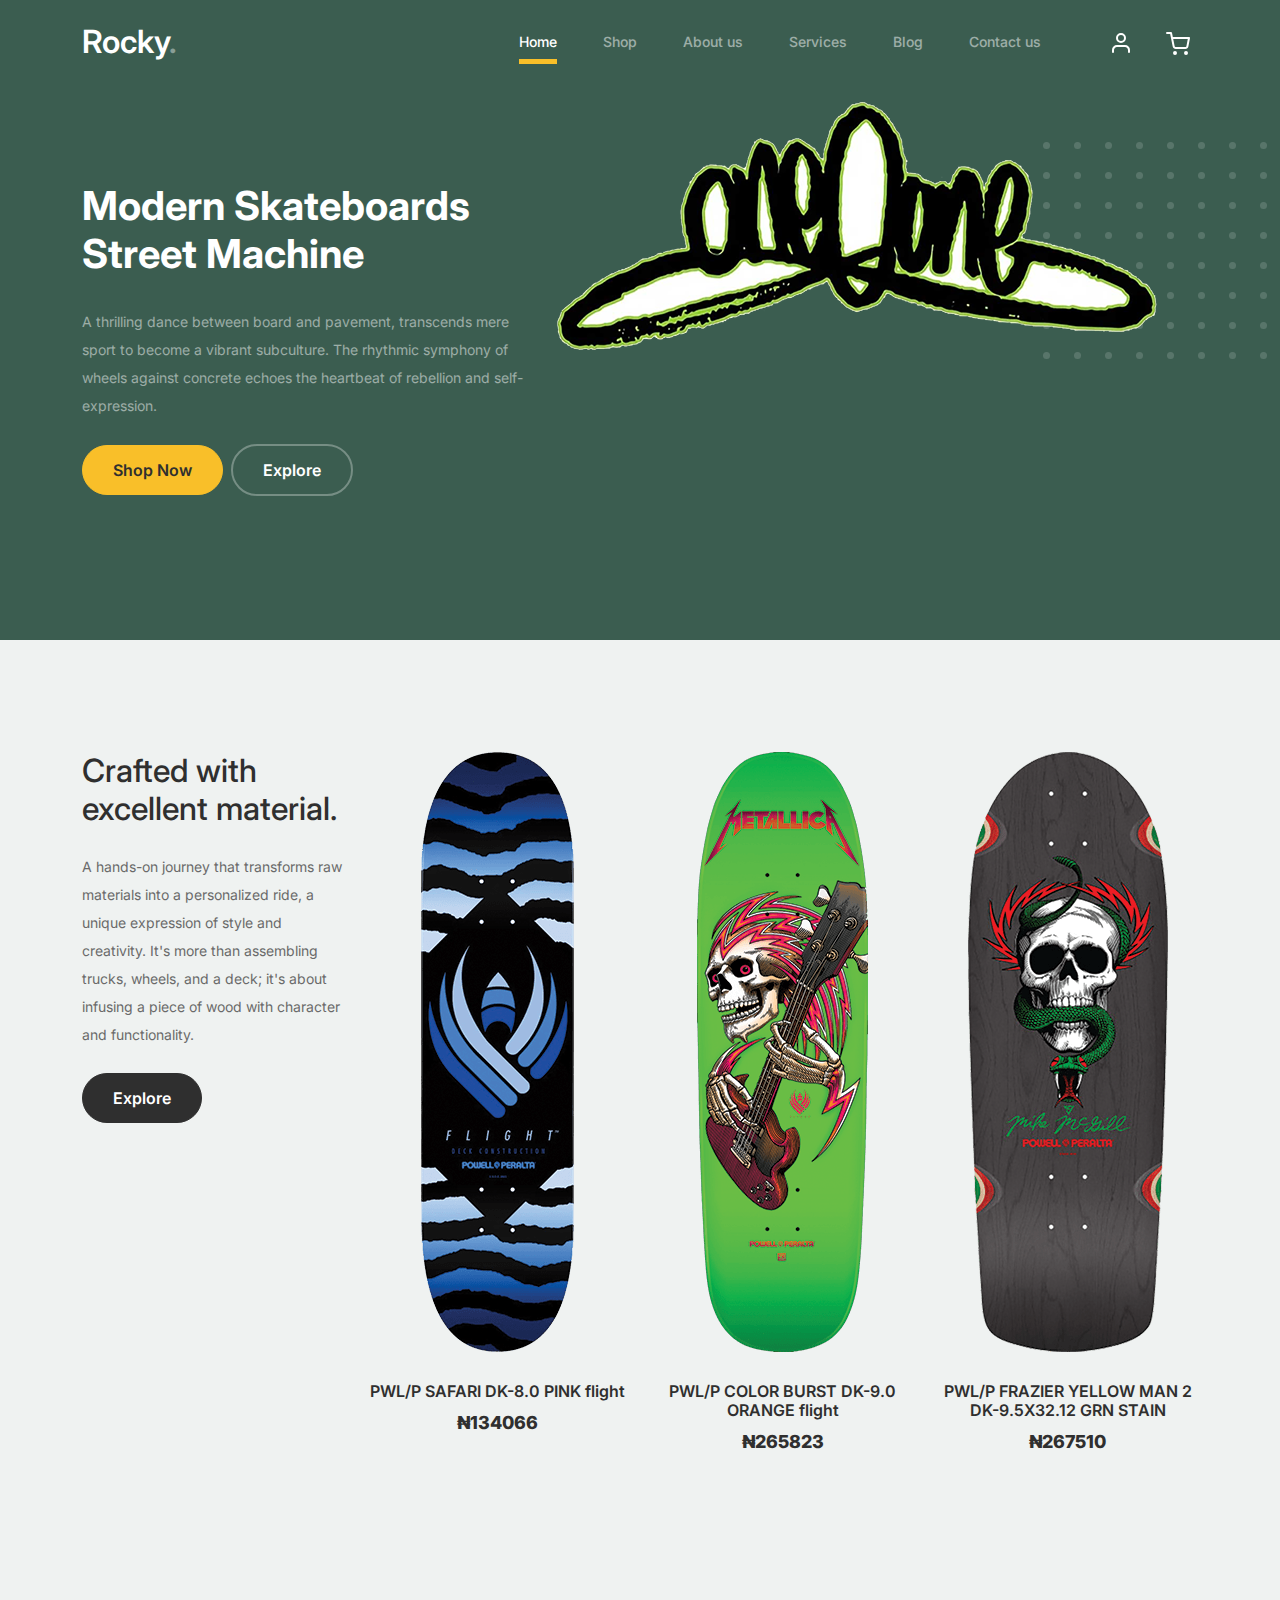
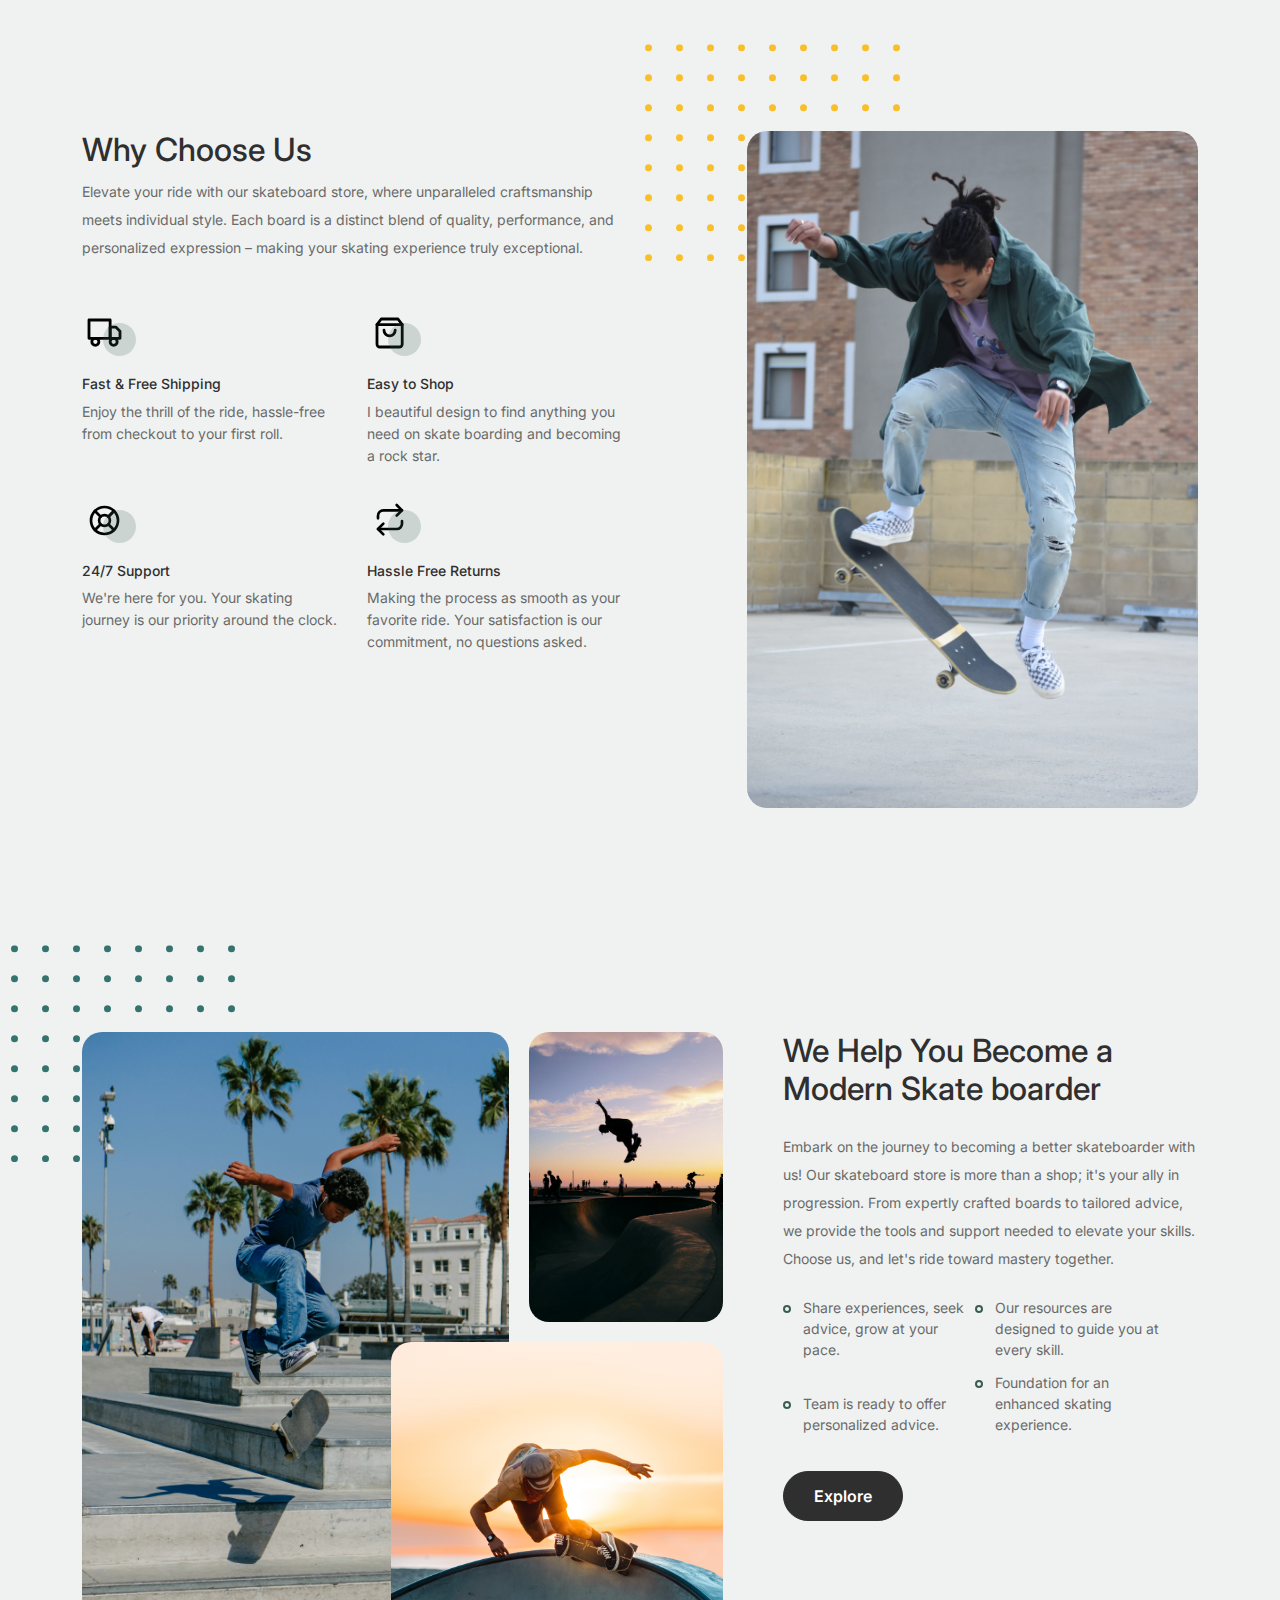
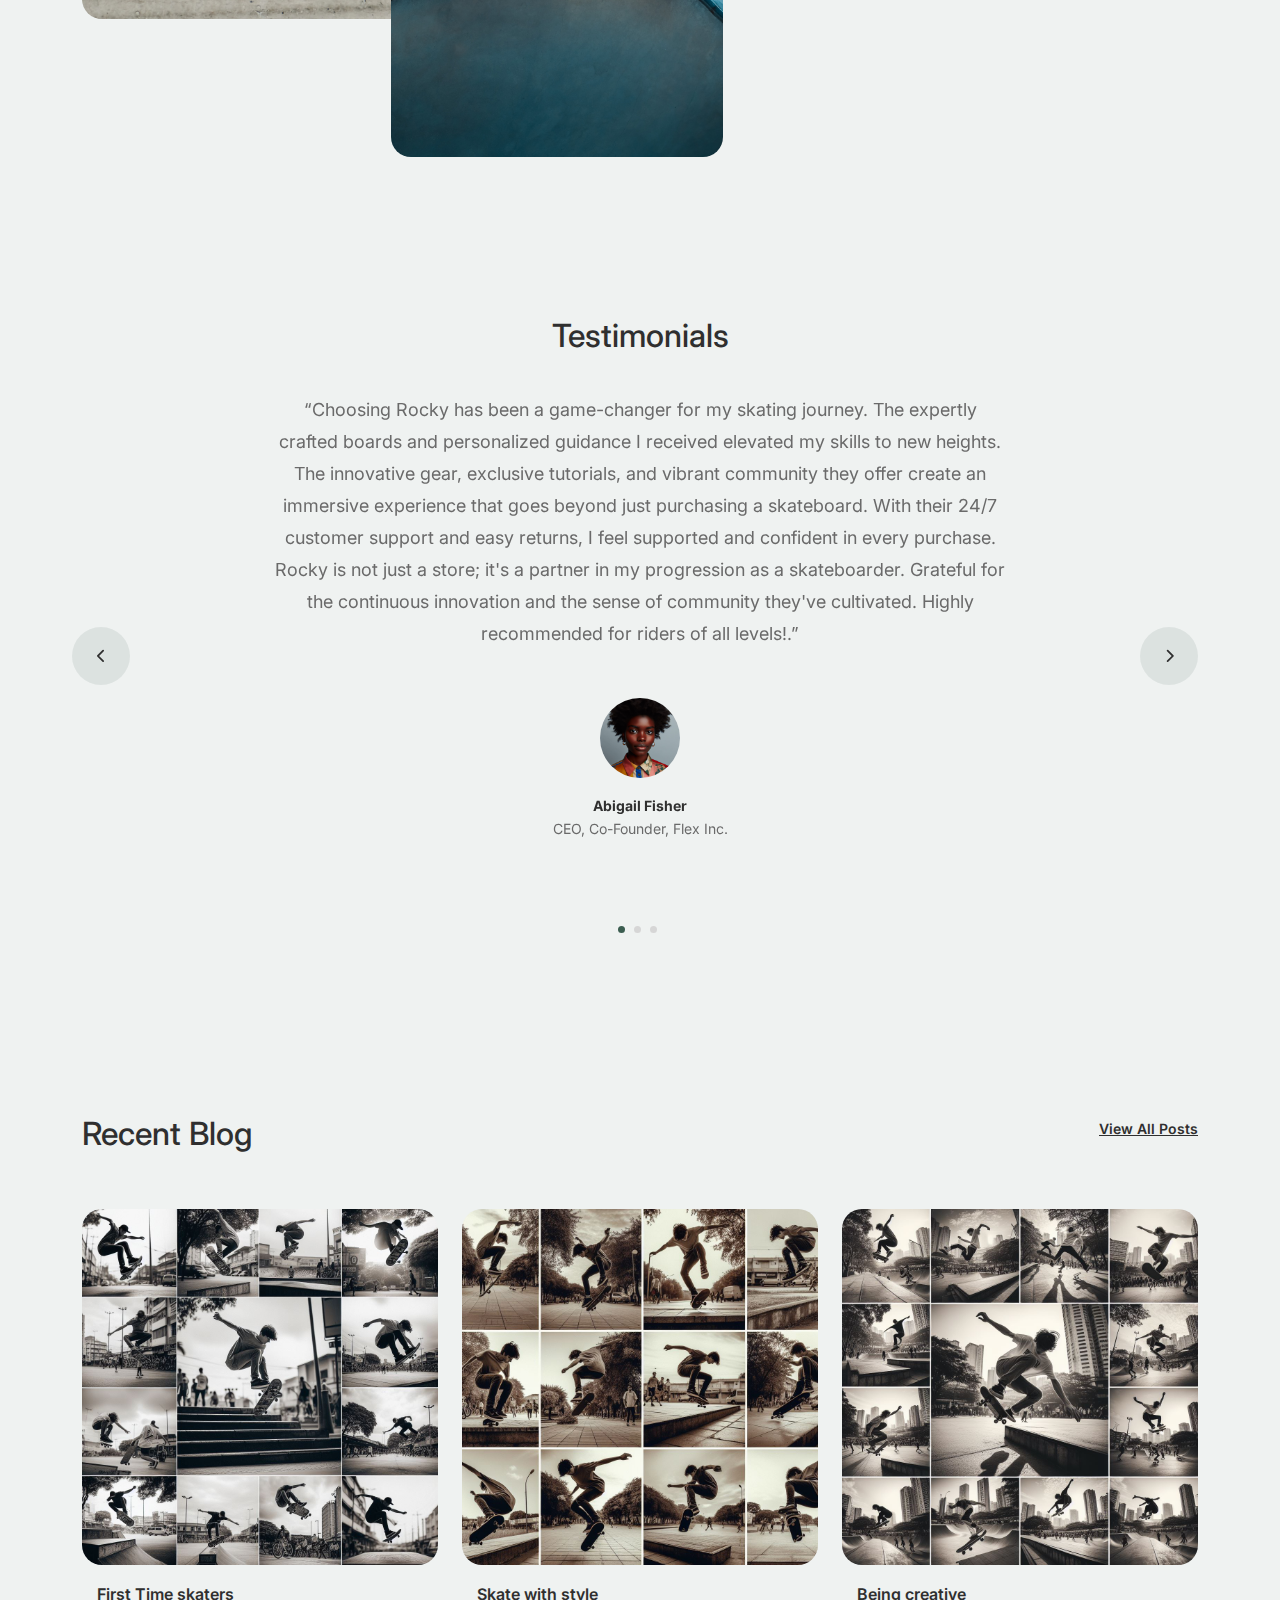
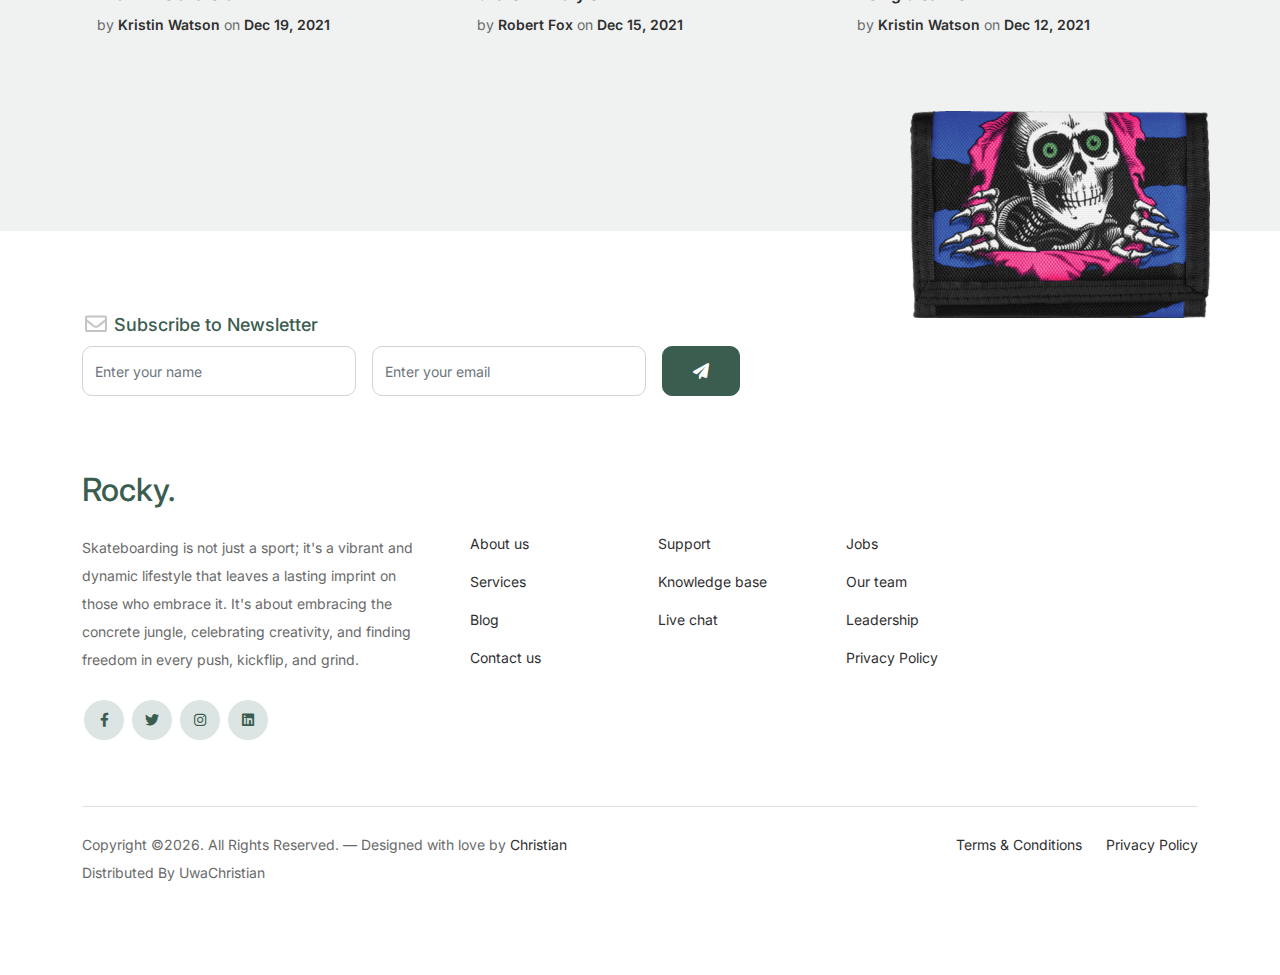
<file: index.html>
<!doctype html>
<html lang="en">
<head>
  <meta charset="utf-8">
  <meta name="viewport" content="width=device-width, initial-scale=1, shrink-to-fit=no">
  <meta name="author" content="Christian">
  <link rel="shortcut icon" href="favicon.png">

  <meta name="description" content="" />
  <meta name="keywords" content="bootstrap, bootstrap4" />

		<!-- Bootstrap CSS -->
		<link href="css/bootstrap.min.css" rel="stylesheet">
		<link href="https://cdnjs.cloudflare.com/ajax/libs/font-awesome/6.0.0-beta3/css/all.min.css" rel="stylesheet">
		<link href="css/tiny-slider.css" rel="stylesheet">
		<link href="css/style.css" rel="stylesheet">
		<title>Rocky</title>
	</head>

	<body>

		<!-- Start Header/Navigation -->
		<nav class="custom-navbar navbar navbar navbar-expand-md navbar-dark bg-dark" arial-label="Rocky navigation bar">

			<div class="container">
				<a class="navbar-brand" href="index.html">Rocky<span>.</span></a>

				<button class="navbar-toggler" type="button" data-bs-toggle="collapse" data-bs-target="#navbarsRocky" aria-controls="navbarsRocky" aria-expanded="false" aria-label="Toggle navigation">
					<span class="navbar-toggler-icon"></span>
				</button>

				<div class="collapse navbar-collapse" id="navbarsRocky">
					<ul class="custom-navbar-nav navbar-nav ms-auto mb-2 mb-md-0">
						<li class="nav-item active">
							<a class="nav-link" href="index.html">Home</a>
						</li>
						<li><a class="nav-link" href="shop.html">Shop</a></li>
						<li><a class="nav-link" href="about.html">About us</a></li>
						<li><a class="nav-link" href="services.html">Services</a></li>
						<li><a class="nav-link" href="blog.html">Blog</a></li>
						<li><a class="nav-link" href="contact.html">Contact us</a></li>
					</ul>

					<ul class="custom-navbar-cta navbar-nav mb-2 mb-md-0 ms-5">
						<li><a class="nav-link" href="#"><img src="images/user.svg"></a></li>
						<li><a class="nav-link" href="cart.html"><img src="images/cart.svg"></a></li>
					</ul>
				</div>
			</div>
				
		</nav>
		<!-- End Header/Navigation -->

		<!-- Start Hero Section -->
			<div class="hero">
				<div class="container">
					<div class="row justify-content-between">
						<div class="col-lg-5">
							<div class="intro-excerpt">
								<h1>Modern Skateboards <span clsas="d-block">Street Machine</span></h1>
								<p class="mb-4">A thrilling dance between board and pavement, transcends mere sport to become a vibrant subculture. The rhythmic symphony of wheels against concrete echoes the heartbeat of rebellion and self-expression.</p>
								<p><a href="shop.html" class="btn btn-secondary me-2">Shop Now</a><a href="shop.html" class="btn btn-white-outline">Explore</a></p>
							</div>
						</div>
						<div class="col-lg-7">
							<div class="hero-img-wrap">
								<img src="websoap/2DOOO0INFINITY0.png" class="img-fluid">
							</div>
						</div>
					</div>
				</div>
			</div>
		<!-- End Hero Section -->

		<!-- Start Product Section -->
		<div class="product-section">
			<div class="container">
				<div class="row">

					<!-- Start Column 1 -->
					<div class="col-md-12 col-lg-3 mb-5 mb-lg-0">
						<h2 class="mb-4 section-title">Crafted with excellent material.</h2>
						<p class="mb-4">A hands-on journey that transforms raw materials into a personalized ride, a unique expression of style and creativity. It's more than assembling trucks, wheels, and a deck; it's about infusing a piece of wood with character and functionality. </p>
						<p><a href="shop.html" class="btn">Explore</a></p>
					</div> 
					<!-- End Column 1 -->

					<!-- Start Column 2 -->
					<div class="col-12 col-md-4 col-lg-3 mb-5 mb-md-0">
						<a class="product-item" href="cart.html">
							<img src="websoap/1dpor0safar90kb.jpg" class="img-fluid product-thumbnail">
							<h3 class="product-title">PWL/P SAFARI DK-8.0 PINK flight</h3>
							<strong class="product-price">₦134066</strong>

							<span class="icon-cross">
								<img src="images/cross.svg" class="img-fluid">
							</span>
						</a>
					</div> 
					<!-- End Column 2 -->

					<!-- Start Column 3 -->
					<div class="col-12 col-md-4 col-lg-3 mb-5 mb-md-0">
						<a class="product-item" href="cart.html">
							<img src="websoap/1dpor0metlc92g6.jpg" class="img-fluid product-thumbnail">
							<h3 class="product-title">PWL/P COLOR BURST DK-9.0 ORANGE flight</h3>
							<strong class="product-price">₦265823</strong>

							<span class="icon-cross">
								<img src="images/cross.svg" class="img-fluid">
							</span>
						</a>
					</div>
					<!-- End Column 3 -->

					<!-- Start Column 4 -->
					<div class="col-12 col-md-4 col-lg-3 mb-5 mb-md-0">
						<a class="product-item" href="cart.html">
							<img src="websoap/1dpormcgssn10ec.jpg" class="img-fluid product-thumbnail">
							<h3 class="product-title">PWL/P FRAZIER YELLOW MAN 2 DK-9.5X32.12 GRN STAIN</h3>
							<strong class="product-price">₦267510</strong>

							<span class="icon-cross">
								<img src="images/cross.svg" class="img-fluid">
							</span>
						</a>
					</div>
					<!-- End Column 4 -->

				</div>
			</div>
		</div>
		<!-- End Product Section -->

		<!-- Start Why Choose Us Section -->
		<div class="why-choose-section">
			<div class="container">
				<div class="row justify-content-between">
					<div class="col-lg-6">
						<h2 class="section-title">Why Choose Us</h2>
						<p>Elevate your ride with our skateboard store, where unparalleled craftsmanship meets individual style. Each board is a distinct blend of quality, performance, and personalized expression – making your skating experience truly exceptional.</p>

						<div class="row my-5">
							<div class="col-6 col-md-6">
								<div class="feature">
									<div class="icon">
										<img src="images/truck.svg" alt="Image" class="imf-fluid">
									</div>
									<h3>Fast &amp; Free Shipping</h3>
									<p>Enjoy the thrill of the ride, hassle-free from checkout
									to your first roll.</p>
								</div>
							</div>

							<div class="col-6 col-md-6">
								<div class="feature">
									<div class="icon">
										<img src="images/bag.svg" alt="Image" class="imf-fluid">
									</div>
									<h3>Easy to Shop</h3>
									<p>I beautiful design to find anything you need on skate boarding and becoming a rock star.</p>
								</div>
							</div>

							<div class="col-6 col-md-6">
								<div class="feature">
									<div class="icon">
										<img src="images/support.svg" alt="Image" class="imf-fluid">
									</div>
									<h3>24/7 Support</h3>
									<p>We're here for you. Your skating journey is our priority around
									the clock.</p>
								</div>
							</div>

							<div class="col-6 col-md-6">
								<div class="feature">
									<div class="icon">
										<img src="images/return.svg" alt="Image" class="imf-fluid">
									</div>
									<h3>Hassle Free Returns</h3>
									<p>Making the process as smooth as your favorite ride. Your satisfaction is our commitment, no questions asked.</p>
								</div>
							</div>

						</div>
					</div>

					<div class="col-lg-5">
						<div class="img-wrap">
							<img src="websoap/mikolaj-felinski-1Wj3SLoQGcU-unsplash.jpg" alt="Image" class="img-fluid">
						</div>
					</div>

				</div>
			</div>
		</div>
		<!-- End Why Choose Us Section -->

		<!-- Start We Help Section -->
		<div class="we-help-section">
			<div class="container">
				<div class="row justify-content-between">
					<div class="col-lg-7 mb-5 mb-lg-0">
						<div class="imgs-grid">
							<div class="grid grid-1"><img src="websoap/p_s.jpg" alt="Christian"></div>
							<div class="grid grid-2"><img src="websoap/p_s_2.jpg" alt="Christian"></div>
							<div class="grid grid-3"><img src="websoap/p_s_3.jpg" alt="Christian"></div>
						</div>
					</div>
					<div class="col-lg-5 ps-lg-5">
						<h2 class="section-title mb-4">We Help You Become a Modern Skate boarder</h2>
						<p>Embark on the journey to becoming a better skateboarder with us! Our skateboard store is more than a shop; it's your ally in progression. From expertly crafted boards to tailored advice, we provide the tools and support needed to elevate your skills. Choose us, and let's ride toward mastery together.</p>
						<ul class="list-unstyled custom-list my-4">
							<li>Share experiences, seek advice, grow at your pace.</li>
							<li>Our resources are designed to guide you at every skill.</li>
							<li>Team is ready to offer personalized advice.</li>
							<li>Foundation for an enhanced skating experience.</li>
						</ul>
						<p><a href="shop.html" class="btn">Explore</a></p>
					</div>
				</div>
			</div>
		</div>
		<!-- End We Help Section -->

		<!-- Start Testimonial Slider -->
		<div class="testimonial-section">
			<div class="container">
				<div class="row">
					<div class="col-lg-7 mx-auto text-center">
						<h2 class="section-title">Testimonials</h2>
					</div>
				</div>

				<div class="row justify-content-center">
					<div class="col-lg-12">
						<div class="testimonial-slider-wrap text-center">

							<div id="testimonial-nav">
								<span class="prev" data-controls="prev"><span class="fa fa-chevron-left"></span></span>
								<span class="next" data-controls="next"><span class="fa fa-chevron-right"></span></span>
							</div>

							<div class="testimonial-slider">
								
								<div class="item">
									<div class="row justify-content-center">
										<div class="col-lg-8 mx-auto">

											<div class="testimonial-block text-center">
												<blockquote class="mb-5">
													<p>&ldquo;Choosing Rocky has been a game-changer for my skating journey. The expertly crafted boards and personalized guidance I received elevated my skills to new heights. The innovative gear, exclusive tutorials, and vibrant community they offer create an immersive experience that goes beyond just purchasing a skateboard. With their 24/7 customer support and easy returns, I feel supported and confident in every purchase. Rocky is not just a store; it's a partner in my progression as a skateboarder. Grateful for the continuous innovation and the sense of community they've
													cultivated. Highly recommended for riders of all levels!.&rdquo;</p>
												</blockquote>
												<div class="author-info">
													<div class="author-pic">
														<img src="images/p_1.jpeg" alt="Abigail Fisher" class="img-fluid">
													</div>
													<h3 class="font-weight-bold">Abigail Fisher</h3>
													<span class="position d-block mb-3">CEO, Co-Founder, Flex Inc.</span>
												</div>
											</div>

										</div>
									</div>
								</div> 
								<!-- END item -->

								<div class="item">
									<div class="row justify-content-center">
										<div class="col-lg-8 mx-auto">

											<div class="testimonial-block text-center">
												<blockquote class="mb-5">
													<p>&ldquo;Discovering Rocky has truly transformed my skateboarding experience. The quality of their boards is unmatched, providing a smooth and responsive ride that has significantly enhanced my skills. The personalized guidance from their knowledgeable team helped me find the perfect setup tailored to my preferences. What sets them apart is not
													just the gear but the sense of community they've fostered. The exclusive tutorials and continuous innovation have kept me inspired and motivated. With their easy returns and 24/7 customer support, I feel confident in every purchase. Rocky is not just a store; it's a haven for skateboard enthusiasts like me, a place where my passion is not only understood but celebrated. Grateful to be part of the Rocky family!.&rdquo;</p>
												</blockquote>

												<div class="author-info">
													<div class="author-pic">
														<img src="images/p_2.jpeg" alt="Mary Fill" class="img-fluid">
													</div>
													<h3 class="font-weight-bold">Mary Fill</h3>
													<span class="position d-block mb-3">Skater.</span>
												</div>
											</div>

										</div>
									</div>
								</div> 
								<!-- END item -->

								<div class="item">
									<div class="row justify-content-center">
										<div class="col-lg-8 mx-auto">

											<div class="testimonial-block text-center">
												<blockquote class="mb-5">
													<p>&ldquo;Choosing Rocky was a pivotal moment in my skateboarding journey. The craftsmanship of their boards is exceptional, providing a ride that's not just a sport but an art. The personalized attention and guidance I received from their team made all the difference in finding the perfect setup for my style. The innovative gear they offer keeps me on the cutting edge of the skating scene. What truly sets Rocky apart is the sense of community. The camaraderie among fellow riders, coupled with exclusive tutorials, has accelerated my learning curve. The continuous support from their 24/7 customer service and the flexibility of easy returns give me the confidence to explore and experiment with different setups.&rdquo;</p>
												</blockquote>

												<div class="author-info">
													<div class="author-pic">
														<img src="images/p_3.jpeg" alt="Kelly Fi" class="img-fluid">
													</div>
													<h3 class="font-weight-bold">Kelly Fi</h3>
													<span class="position d-block mb-3">Influencer.</span>
												</div>
											</div>

										</div>
									</div>
								</div> 
								<!-- END item -->

							</div>

						</div>
					</div>
				</div>
			</div>
		</div>
		<!-- End Testimonial Slider -->

		<!-- Start Blog Section -->
		<div class="blog-section">
			<div class="container">
				<div class="row mb-5">
					<div class="col-md-6">
						<h2 class="section-title">Recent Blog</h2>
					</div>
					<div class="col-md-6 text-start text-md-end">
						<a href="blog.html" class="more">View All Posts</a>
					</div>
				</div>

				<div class="row">

					<div class="col-12 col-sm-6 col-md-4 mb-4 mb-md-0">
						<div class="post-entry">
							<a href="blog.html" class="post-thumbnail"><img src="images/skate_1.jpeg" alt="Image" class="img-fluid"></a>
							<div class="post-content-entry">
								<h3><a href="blog.html">First Time skaters</a></h3>
								<div class="meta">
									<span>by <a href="blog.html">Kristin Watson</a></span> <span>on <a href="blog.html">Dec 19, 2021</a></span>
								</div>
							</div>
						</div>
					</div>

					<div class="col-12 col-sm-6 col-md-4 mb-4 mb-md-0">
						<div class="post-entry">
							<a href="blog.html" class="post-thumbnail"><img src="images/skate_2.jpeg" alt="Image" class="img-fluid"></a>
							<div class="post-content-entry">
								<h3><a href="blog.html">Skate with style</a></h3>
								<div class="meta">
									<span>by <a href="blog.html">Robert Fox</a></span> <span>on <a href="blog.html">Dec 15, 2021</a></span>
								</div>
							</div>
						</div>
					</div>

					<div class="col-12 col-sm-6 col-md-4 mb-4 mb-md-0">
						<div class="post-entry">
							<a href="blog.html" class="post-thumbnail"><img src="images/skate_3.jpeg" alt="Image" class="img-fluid"></a>
							<div class="post-content-entry">
								<h3><a href="blog.html">Being creative</a></h3>
								<div class="meta">
									<span>by <a href="blog.html">Kristin Watson</a></span> <span>on <a href="blog.html">Dec 12, 2021</a></span>
								</div>
							</div>
						</div>
					</div>

				</div>
			</div>
		</div>
		<!-- End Blog Section -->	

		<!-- Start Footer Section -->
		<footer class="footer-section">
			<div class="container relative">

				<div class="sofa-img">
					<img src="websoap/5epor0riprblkbp.jpg" alt="Image" class="img-fluid">
				</div>

				<div class="row">
					<div class="col-lg-8">
						<div class="subscription-form">
							<h3 class="d-flex align-items-center"><span class="me-1"><img src="images/envelope-outline.svg" alt="Image" class="img-fluid"></span><span>Subscribe to Newsletter</span></h3>

							<form action="#" class="row g-3">
								<div class="col-auto">
									<input type="text" class="form-control" placeholder="Enter your name">
								</div>
								<div class="col-auto">
									<input type="email" class="form-control" placeholder="Enter your email">
								</div>
								<div class="col-auto">
									<button class="btn btn-primary">
										<span class="fa fa-paper-plane"></span>
									</button>
								</div>
							</form>

						</div>
					</div>
				</div>

				<div class="row g-5 mb-5">
					<div class="col-lg-4">
						<div class="mb-4 footer-logo-wrap"><a href="about.html" class="footer-logo">Rocky<span>.</span></a></div>
						<p class="mb-4">Skateboarding is not just a sport; it's a vibrant and dynamic lifestyle that leaves a lasting imprint on those who embrace it. It's about embracing the concrete jungle, celebrating creativity, and finding freedom in every push, kickflip, and grind.</p>

						<ul class="list-unstyled custom-social">
							<li><a href="contact.html"><span class="fa fa-brands fa-facebook-f"></span></a></li>
							<li><a href="contact.html"><span class="fa fa-brands fa-twitter"></span></a></li>
							<li><a href="contact.html"><span class="fa fa-brands fa-instagram"></span></a></li>
							<li><a href="contact.html"><span class="fa fa-brands fa-linkedin"></span></a></li>
						</ul>
					</div>

					<div class="col-lg-8">
						<div class="row links-wrap">
							<div class="col-6 col-sm-6 col-md-3">
								<ul class="list-unstyled">
									<li><a href="about.html">About us</a></li>
									<li><a href="services.html">Services</a></li>
									<li><a href="blog.html">Blog</a></li>
									<li><a href="contact.html">Contact us</a></li>
								</ul>
							</div>

							<div class="col-6 col-sm-6 col-md-3">
								<ul class="list-unstyled">
									<li><a href="contact.html">Support</a></li>
									<li><a href="blog.html">Knowledge base</a></li>
									<li><a href="contact.html">Live chat</a></li>
								</ul>
							</div>

							<div class="col-6 col-sm-6 col-md-3">
								<ul class="list-unstyled">
									<li><a href="contact.html">Jobs</a></li>
									<li><a href="services.html">Our team</a></li>
									<li><a href="services.html">Leadership</a></li>
									<li><a href="services.html">Privacy Policy</a></li>
								</ul>
							</div>
						</div>
					</div>

				</div>

				<div class="border-top copyright">
					<div class="row pt-4">
						<div class="col-lg-6">
							<p class="mb-2 text-center text-lg-start">Copyright &copy;<script>document.write(new Date().getFullYear());</script>. All Rights Reserved. &mdash; Designed with love by <a href="#">Christian</a> Distributed By <a hreff="https://UwaChristian.com">UwaChristian</a> 
            </p>
						</div>

						<div class="col-lg-6 text-center text-lg-end">
							<ul class="list-unstyled d-inline-flex ms-auto">
								<li class="me-4"><a href="#">Terms &amp; Conditions</a></li>
								<li><a href="#">Privacy Policy</a></li>
							</ul>
						</div>

					</div>
				</div>

			</div>
		</footer>
		<!-- End Footer Section -->	


		<script src="js/bootstrap.bundle.min.js"></script>
		<script src="js/tiny-slider.js"></script>
		<script src="js/custom.js"></script>
	</body>

</html>
</file>
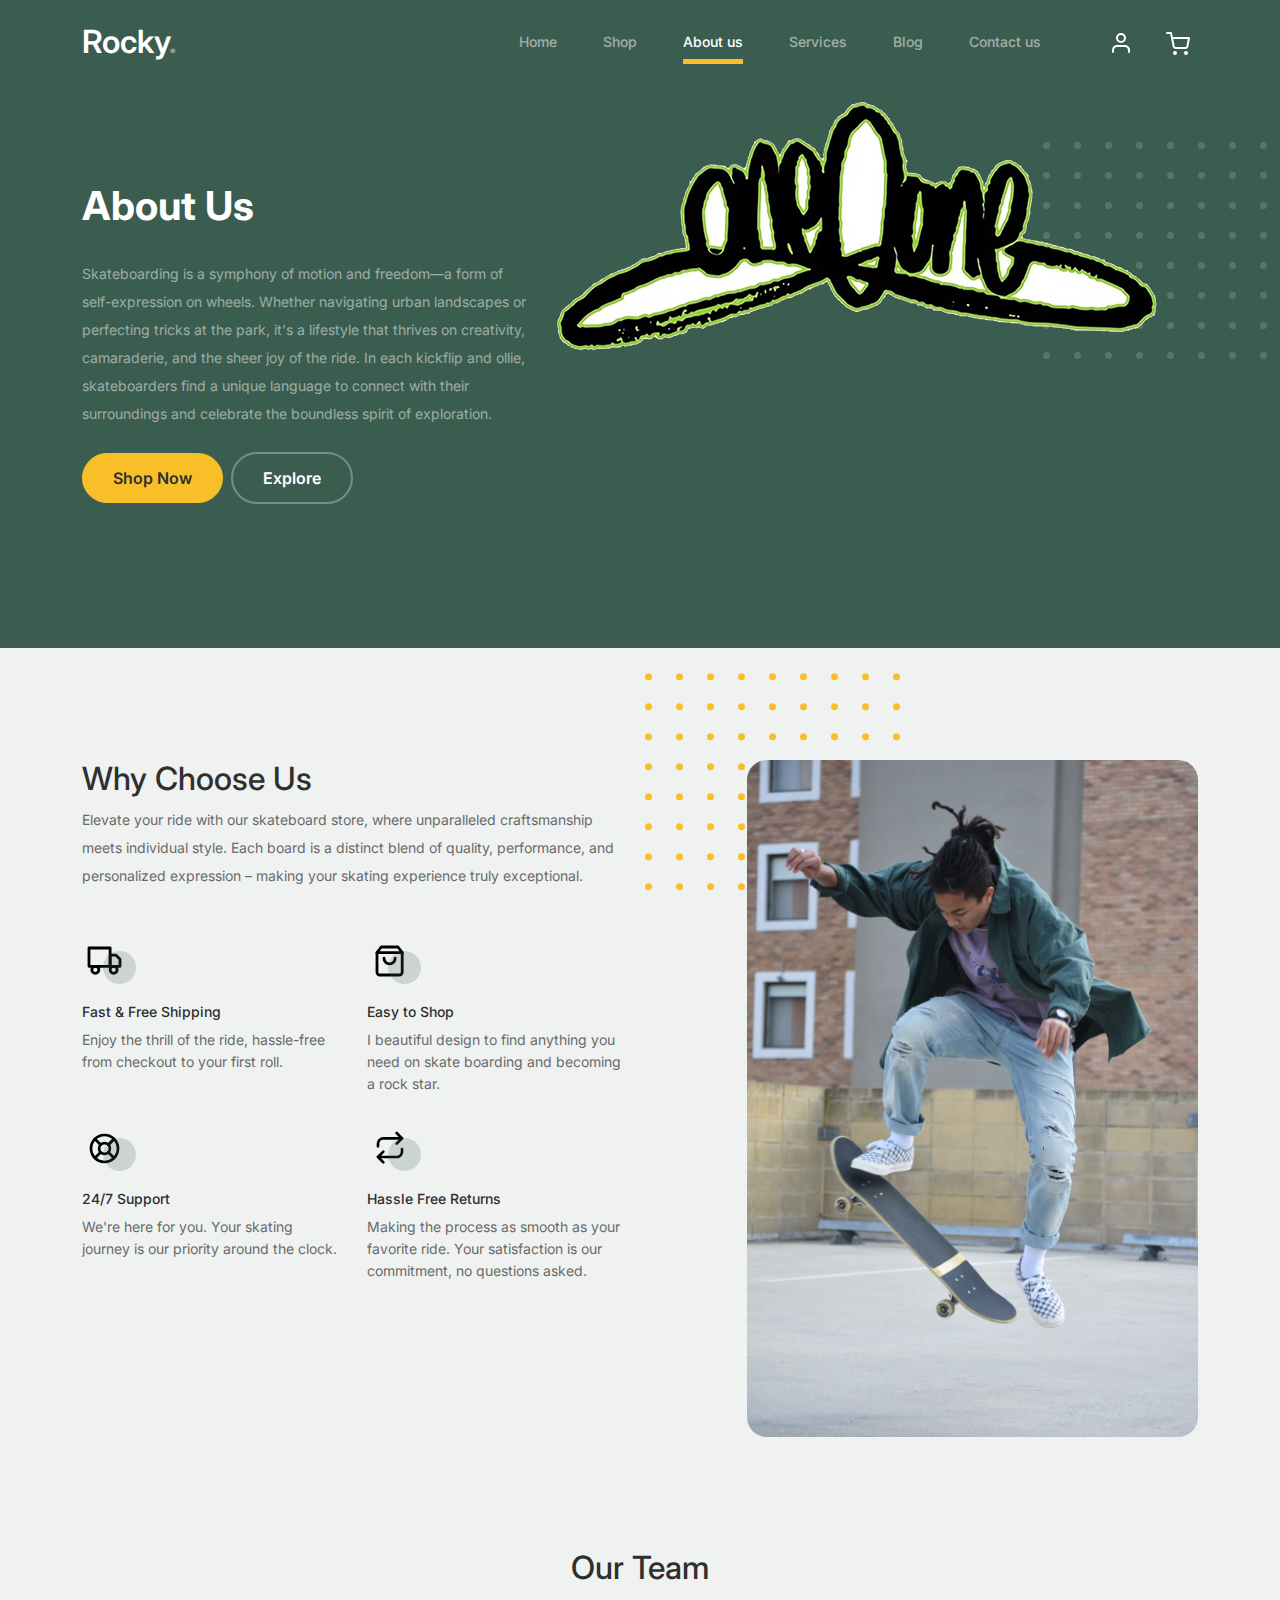
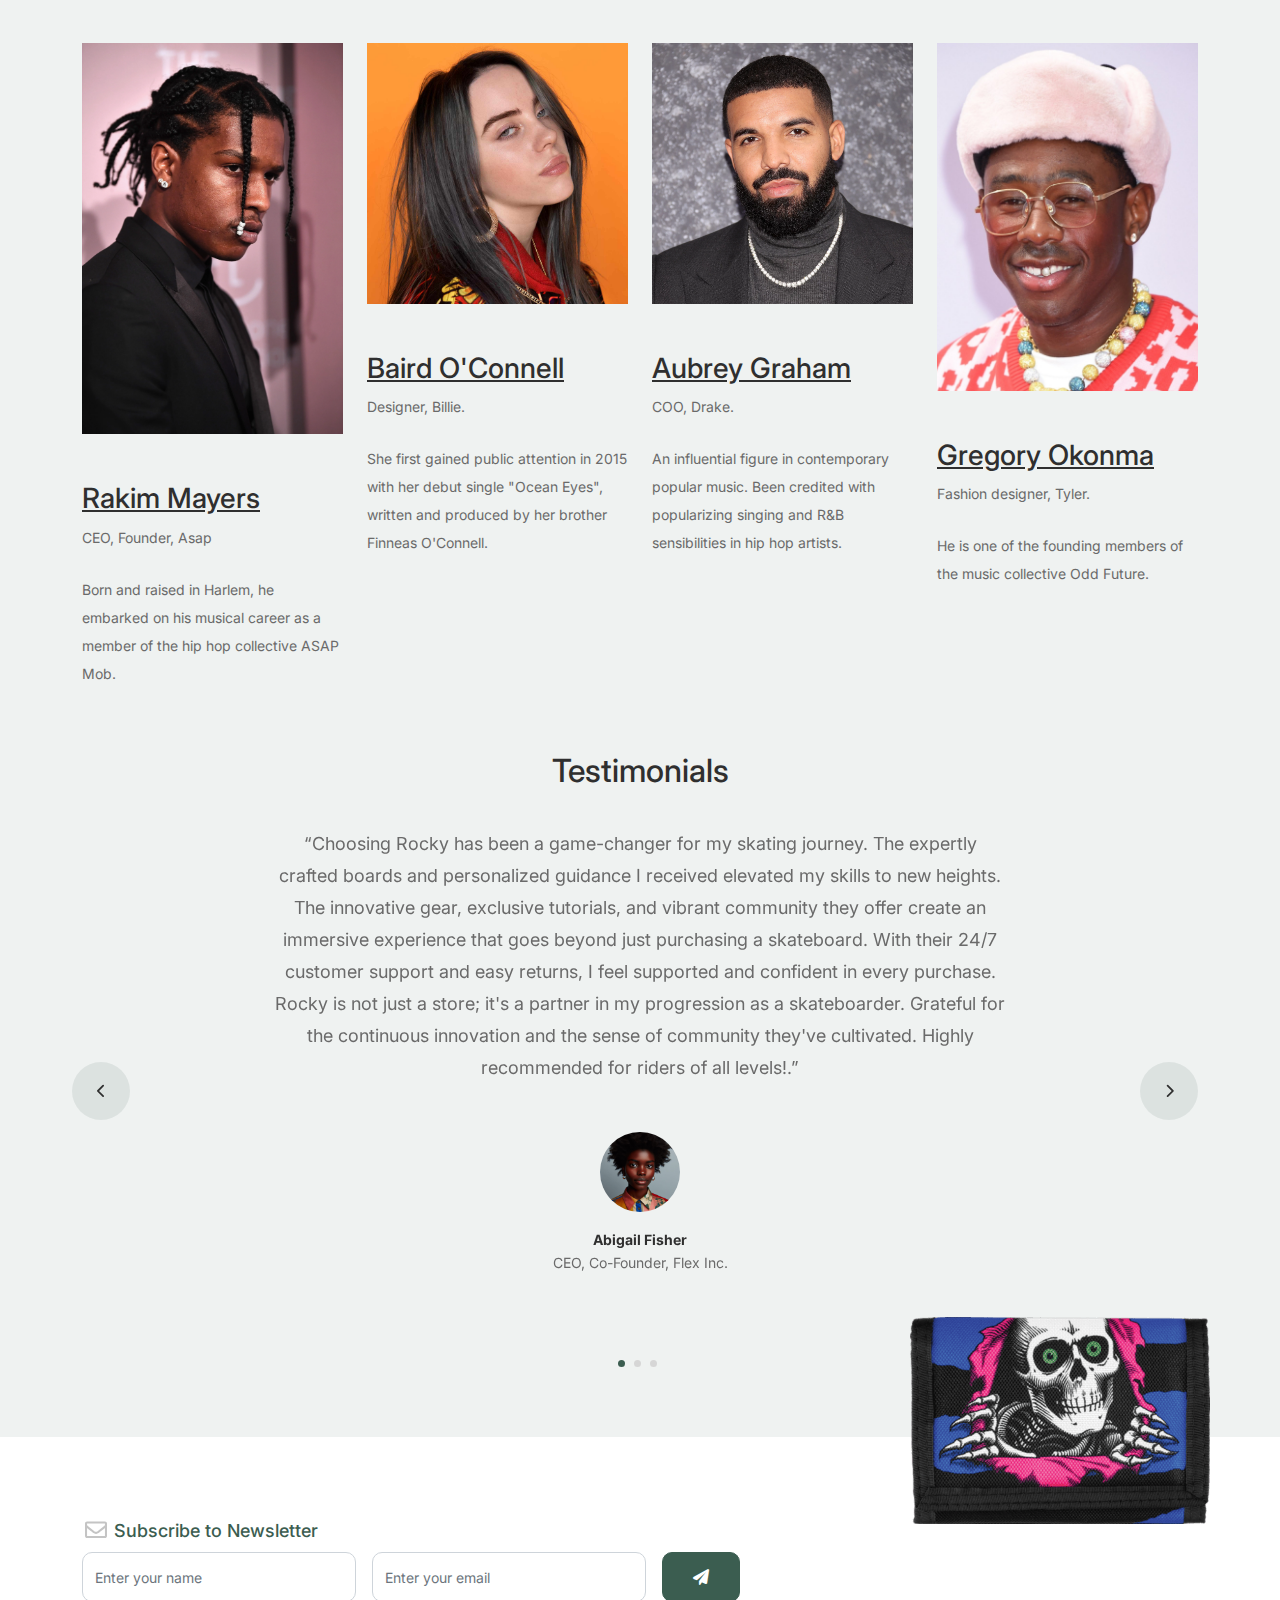
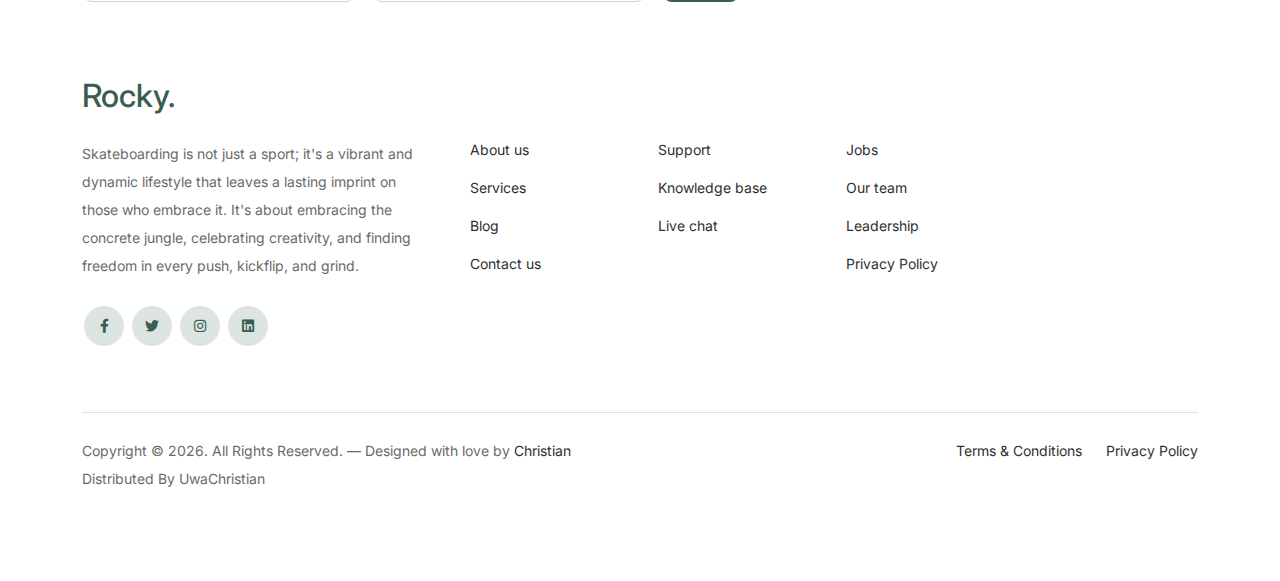
<file: about.html>
<!-- /*
* Bootstrap 5
* Template Name: Rocky
* Template Author: Christian.co
* Template URI: https://Christian.co/
* License: https://creativecommons.org/licenses/by/3.0/
*/ -->
<!doctype html>
<html lang="en">
<head>
  <meta charset="utf-8">
  <meta name="viewport" content="width=device-width, initial-scale=1, shrink-to-fit=no">
  <meta name="author" content="Christian.co">
  <link rel="shortcut icon" href="favicon.png">

  <meta name="description" content="" />
  <meta name="keywords" content="bootstrap, bootstrap4" />

		<!-- Bootstrap CSS -->
		<link href="css/bootstrap.min.css" rel="stylesheet">
		<link href="https://cdnjs.cloudflare.com/ajax/libs/font-awesome/6.0.0-beta3/css/all.min.css" rel="stylesheet">
		<link href="css/tiny-slider.css" rel="stylesheet">
		<link href="css/style.css" rel="stylesheet">
		<title>Rocky</title>
	</head>

	<body>

		<!-- Start Header/Navigation -->
		<nav class="custom-navbar navbar navbar navbar-expand-md navbar-dark bg-dark" arial-label="Rocky navigation bar">

			<div class="container">
				<a class="navbar-brand" href="index.html">Rocky<span>.</span></a>

				<button class="navbar-toggler" type="button" data-bs-toggle="collapse" data-bs-target="#navbarsRocky" aria-controls="navbarsRocky" aria-expanded="false" aria-label="Toggle navigation">
					<span class="navbar-toggler-icon"></span>
				</button>

				<div class="collapse navbar-collapse" id="navbarsRocky">
					<ul class="custom-navbar-nav navbar-nav ms-auto mb-2 mb-md-0">
						<li class="nav-item ">
							<a class="nav-link" href="index.html">Home</a>
						</li>
						<li><a class="nav-link" href="shop.html">Shop</a></li>
						<li class="active"><a class="nav-link" href="about.html">About us</a></li>
						<li><a class="nav-link" href="services.html">Services</a></li>
						<li><a class="nav-link" href="blog.html">Blog</a></li>
						<li><a class="nav-link" href="contact.html">Contact us</a></li>
					</ul>

					<ul class="custom-navbar-cta navbar-nav mb-2 mb-md-0 ms-5">
						<li><a class="nav-link" href="#"><img src="images/user.svg"></a></li>
						<li><a class="nav-link" href="cart.html"><img src="images/cart.svg"></a></li>
					</ul>
				</div>
			</div>
				
		</nav>
		<!-- End Header/Navigation -->

		<!-- Start Hero Section -->
			<div class="hero">
				<div class="container">
					<div class="row justify-content-between">
						<div class="col-lg-5">
							<div class="intro-excerpt">
								<h1>About Us</h1>
								<p class="mb-4">Skateboarding is a symphony of motion and freedom—a form of self-expression on wheels. Whether navigating urban landscapes or perfecting tricks at the park, it's a lifestyle that thrives on creativity, camaraderie, and the sheer joy of the ride. In each kickflip and ollie, skateboarders find a unique language to connect with their surroundings and celebrate the boundless spirit of exploration.</p>
								<p><a href="shop.html" class="btn btn-secondary me-2">Shop Now</a><a href="shop.html" class="btn btn-white-outline">Explore</a></p>
							</div>
						</div>
						<div class="col-lg-7">
							<div class="hero-img-wrap">
								<img src="websoap/2DOOO0INFINITY0.png" class="img-fluid">
							</div>
						</div>
					</div>
				</div>
			</div>
		<!-- End Hero Section -->

		

		<!-- Start Why Choose Us Section -->
		<div class="why-choose-section">
			<div class="container">
				<div class="row justify-content-between">
					<div class="col-lg-6">
						<h2 class="section-title">Why Choose Us</h2>
						<p>Elevate your ride with our skateboard store, where unparalleled craftsmanship meets individual style.
							Each board is a distinct blend of quality, performance, and personalized expression – making your
							skating experience truly exceptional.</p>
		
						<div class="row my-5">
							<div class="col-6 col-md-6">
								<div class="feature">
									<div class="icon">
										<img src="images/truck.svg" alt="Image" class="imf-fluid">
									</div>
									<h3>Fast &amp; Free Shipping</h3>
									<p>Enjoy the thrill of the ride, hassle-free from checkout
										to your first roll.</p>
								</div>
							</div>
		
							<div class="col-6 col-md-6">
								<div class="feature">
									<div class="icon">
										<img src="images/bag.svg" alt="Image" class="imf-fluid">
									</div>
									<h3>Easy to Shop</h3>
									<p>I beautiful design to find anything you need on skate boarding and becoming a rock star.
									</p>
								</div>
							</div>
		
							<div class="col-6 col-md-6">
								<div class="feature">
									<div class="icon">
										<img src="images/support.svg" alt="Image" class="imf-fluid">
									</div>
									<h3>24/7 Support</h3>
									<p>We're here for you. Your skating journey is our priority around
										the clock.</p>
								</div>
							</div>
		
							<div class="col-6 col-md-6">
								<div class="feature">
									<div class="icon">
										<img src="images/return.svg" alt="Image" class="imf-fluid">
									</div>
									<h3>Hassle Free Returns</h3>
									<p>Making the process as smooth as your favorite ride. Your satisfaction is our commitment,
										no questions asked.</p>
								</div>
							</div>
		
						</div>
					</div>
		
					<div class="col-lg-5">
						<div class="img-wrap">
							<img src="websoap/mikolaj-felinski-1Wj3SLoQGcU-unsplash.jpg" alt="Image" class="img-fluid">
						</div>
					</div>
		
				</div>
			</div>
		</div>
		<!-- End Why Choose Us Section -->

		<!-- Start Team Section -->
		<div class="Christian_co-section">
			<div class="container">

				<div class="row mb-5">
					<div class="col-lg-5 mx-auto text-center">
						<h2 class="section-title">Our Team</h2>
					</div>
				</div>

				<div class="row">

					<!-- Start Column 1 -->
					<div class="col-12 col-md-6 col-lg-3 mb-5 mb-md-0">
						<img src="images/rocky_two.webp" class="img-fluid mb-5">
						<h3 clas><a href="#"><span class="">Rakim</span> Mayers</a></h3>
            <span class="d-block position mb-4">CEO, Founder, Asap</span>
            <p>Born and raised in Harlem, he embarked on his musical career as a member of the hip hop collective ASAP Mob.</p>
					</div> 
					<!-- End Column 1 -->

					<!-- Start Column 2 -->
					<div class="col-12 col-md-6 col-lg-3 mb-5 mb-md-0">
						<img src="images/billie_e.jpg" class="img-fluid mb-5">

						<h3 clas><a href="#"><span class="">Baird</span> O'Connell</a></h3>
            <span class="d-block position mb-4">Designer, Billie.</span>
            <p>She first gained public attention in 2015 with her debut single "Ocean Eyes", written and produced by her brother
			Finneas O'Connell.</p>

					</div> 
					<!-- End Column 2 -->

					<!-- Start Column 3 -->
					<div class="col-12 col-md-6 col-lg-3 mb-5 mb-md-0">
						<img src="images/Drake (1).webp" class="img-fluid mb-5">
						<h3 clas><a href="#"><span class="">Aubrey</span> Graham</a></h3>
            <span class="d-block position mb-4">COO, Drake.</span>
            <p>An influential figure in contemporary popular music. Been credited with popularizing singing and R&B sensibilities in hip hop artists.</p>
					</div> 
					<!-- End Column 3 -->

					<!-- Start Column 4 -->
					<div class="col-12 col-md-6 col-lg-3 mb-5 mb-md-0">
						<img src="images/tyler.jpg" class="img-fluid mb-5">

						<h3 clas><a href="#"><span class="">Gregory</span> Okonma</a></h3>
            <span class="d-block position mb-4">Fashion designer, Tyler.</span>
            <p>He is one of the founding members of the music collective Odd Future.</p>

          
					</div> 
					<!-- End Column 4 -->

					

				</div>
			</div>
		</div>
		<!-- End Team Section -->

		

		<!-- Start Testimonial Slider -->
		<div class="testimonial-section">
			<div class="container">
				<div class="row">
					<div class="col-lg-7 mx-auto text-center">
						<h2 class="section-title">Testimonials</h2>
					</div>
				</div>
		
				<div class="row justify-content-center">
					<div class="col-lg-12">
						<div class="testimonial-slider-wrap text-center">
		
							<div id="testimonial-nav">
								<span class="prev" data-controls="prev"><span class="fa fa-chevron-left"></span></span>
								<span class="next" data-controls="next"><span class="fa fa-chevron-right"></span></span>
							</div>
		
							<div class="testimonial-slider">
		
								<div class="item">
									<div class="row justify-content-center">
										<div class="col-lg-8 mx-auto">
		
											<div class="testimonial-block text-center">
												<blockquote class="mb-5">
													<p>&ldquo;Choosing Rocky has been a game-changer for my skating journey. The
														expertly crafted boards and personalized guidance I received elevated my
														skills to new heights. The innovative gear, exclusive tutorials, and
														vibrant community they offer create an immersive experience that goes
														beyond just purchasing a skateboard. With their 24/7 customer support
														and easy returns, I feel supported and confident in every purchase.
														Rocky is not just a store; it's a partner in my progression as a
														skateboarder. Grateful for the continuous innovation and the sense of
														community they've
														cultivated. Highly recommended for riders of all levels!.&rdquo;</p>
												</blockquote>
												<div class="author-info">
													<div class="author-pic">
														<img src="images/p_1.jpeg" alt="Abigail Fisher" class="img-fluid">
													</div>
													<h3 class="font-weight-bold">Abigail Fisher</h3>
													<span class="position d-block mb-3">CEO, Co-Founder, Flex Inc.</span>
												</div>
											</div>
		
										</div>
									</div>
								</div>
								<!-- END item -->
		
								<div class="item">
									<div class="row justify-content-center">
										<div class="col-lg-8 mx-auto">
		
											<div class="testimonial-block text-center">
												<blockquote class="mb-5">
													<p>&ldquo;Discovering Rocky has truly transformed my skateboarding
														experience. The quality of their boards is unmatched, providing a smooth
														and responsive ride that has significantly enhanced my skills. The
														personalized guidance from their knowledgeable team helped me find the
														perfect setup tailored to my preferences. What sets them apart is not
														just the gear but the sense of community they've fostered. The exclusive
														tutorials and continuous innovation have kept me inspired and motivated.
														With their easy returns and 24/7 customer support, I feel confident in
														every purchase. Rocky is not just a store; it's a haven for skateboard
														enthusiasts like me, a place where my passion is not only understood but
														celebrated. Grateful to be part of the Rocky family!.&rdquo;</p>
												</blockquote>
		
												<div class="author-info">
													<div class="author-pic">
														<img src="images/p_2.jpeg" alt="Mary Fill" class="img-fluid">
													</div>
													<h3 class="font-weight-bold">Mary Fill</h3>
													<span class="position d-block mb-3">Skater.</span>
												</div>
											</div>
		
										</div>
									</div>
								</div>
								<!-- END item -->
		
								<div class="item">
									<div class="row justify-content-center">
										<div class="col-lg-8 mx-auto">
		
											<div class="testimonial-block text-center">
												<blockquote class="mb-5">
													<p>&ldquo;Choosing Rocky was a pivotal moment in my skateboarding journey.
														The craftsmanship of their boards is exceptional, providing a ride
														that's not just a sport but an art. The personalized attention and
														guidance I received from their team made all the difference in finding
														the perfect setup for my style. The innovative gear they offer keeps me
														on the cutting edge of the skating scene. What truly sets Rocky apart is
														the sense of community. The camaraderie among fellow riders, coupled
														with exclusive tutorials, has accelerated my learning curve. The
														continuous support from their 24/7 customer service and the flexibility
														of easy returns give me the confidence to explore and experiment with
														different setups.&rdquo;</p>
												</blockquote>
		
												<div class="author-info">
													<div class="author-pic">
														<img src="images/p_3.jpeg" alt="Kelly Fi" class="img-fluid">
													</div>
													<h3 class="font-weight-bold">Kelly Fi</h3>
													<span class="position d-block mb-3">Influencer.</span>
												</div>
											</div>
		
										</div>
									</div>
								</div>
								<!-- END item -->
		
							</div>
		
						</div>
					</div>
				</div>
			</div>
		</div>
		<!-- End Testimonial Slider -->

		

		<!-- Start Footer Section -->
		<footer class="footer-section">
			<div class="container relative">
		
				<div class="sofa-img">
					<img src="websoap/5epor0riprblkbp.jpg" alt="Image" class="img-fluid">
				</div>
		
				<div class="row">
					<div class="col-lg-8">
						<div class="subscription-form">
							<h3 class="d-flex align-items-center"><span class="me-1"><img src="images/envelope-outline.svg"
										alt="Image" class="img-fluid"></span><span>Subscribe to Newsletter</span></h3>
		
							<form action="#" class="row g-3">
								<div class="col-auto">
									<input type="text" class="form-control" placeholder="Enter your name">
								</div>
								<div class="col-auto">
									<input type="email" class="form-control" placeholder="Enter your email">
								</div>
								<div class="col-auto">
									<button class="btn btn-primary">
										<span class="fa fa-paper-plane"></span>
									</button>
								</div>
							</form>
		
						</div>
					</div>
				</div>
		
				<div class="row g-5 mb-5">
					<div class="col-lg-4">
						<div class="mb-4 footer-logo-wrap"><a href="about.html" class="footer-logo">Rocky<span>.</span></a>
						</div>
						<p class="mb-4">Skateboarding is not just a sport; it's a vibrant and dynamic lifestyle that leaves a
							lasting imprint on those who embrace it. It's about embracing the concrete jungle, celebrating
							creativity, and finding freedom in every push, kickflip, and grind.</p>
		
						<ul class="list-unstyled custom-social">
							<li><a href="contact.html"><span class="fa fa-brands fa-facebook-f"></span></a></li>
							<li><a href="contact.html"><span class="fa fa-brands fa-twitter"></span></a></li>
							<li><a href="contact.html"><span class="fa fa-brands fa-instagram"></span></a></li>
							<li><a href="contact.html"><span class="fa fa-brands fa-linkedin"></span></a></li>
						</ul>
					</div>
		
					<div class="col-lg-8">
						<div class="row links-wrap">
							<div class="col-6 col-sm-6 col-md-3">
								<ul class="list-unstyled">
									<li><a href="about.html">About us</a></li>
									<li><a href="services.html">Services</a></li>
									<li><a href="blog.html">Blog</a></li>
									<li><a href="contact.html">Contact us</a></li>
								</ul>
							</div>
		
							<div class="col-6 col-sm-6 col-md-3">
								<ul class="list-unstyled">
									<li><a href="contact.html">Support</a></li>
									<li><a href="blog.html">Knowledge base</a></li>
									<li><a href="contact.html">Live chat</a></li>
								</ul>
							</div>
		
							<div class="col-6 col-sm-6 col-md-3">
								<ul class="list-unstyled">
									<li><a href="contact.html">Jobs</a></li>
									<li><a href="services.html">Our team</a></li>
									<li><a href="services.html">Leadership</a></li>
									<li><a href="services.html">Privacy Policy</a></li>
								</ul>
							</div>
						</div>
					</div>
		
				</div>
		
				<div class="border-top copyright">
					<div class="row pt-4">
						<div class="col-lg-6">
							<p class="mb-2 text-center text-lg-start">Copyright &copy;
								<script>document.write(new Date().getFullYear());</script>. All Rights Reserved. &mdash;
								Designed with love by <a href="#">Christian</a> Distributed By <a
									hreff="https://UwaChristian.com">UwaChristian</a>
							</p>
						</div>
		
						<div class="col-lg-6 text-center text-lg-end">
							<ul class="list-unstyled d-inline-flex ms-auto">
								<li class="me-4"><a href="#">Terms &amp; Conditions</a></li>
								<li><a href="#">Privacy Policy</a></li>
							</ul>
						</div>
		
					</div>
				</div>
		
			</div>
		</footer>
		<!-- End Footer Section -->


		<script src="js/bootstrap.bundle.min.js"></script>
		<script src="js/tiny-slider.js"></script>
		<script src="js/custom.js"></script>
	</body>

</html>
</file>
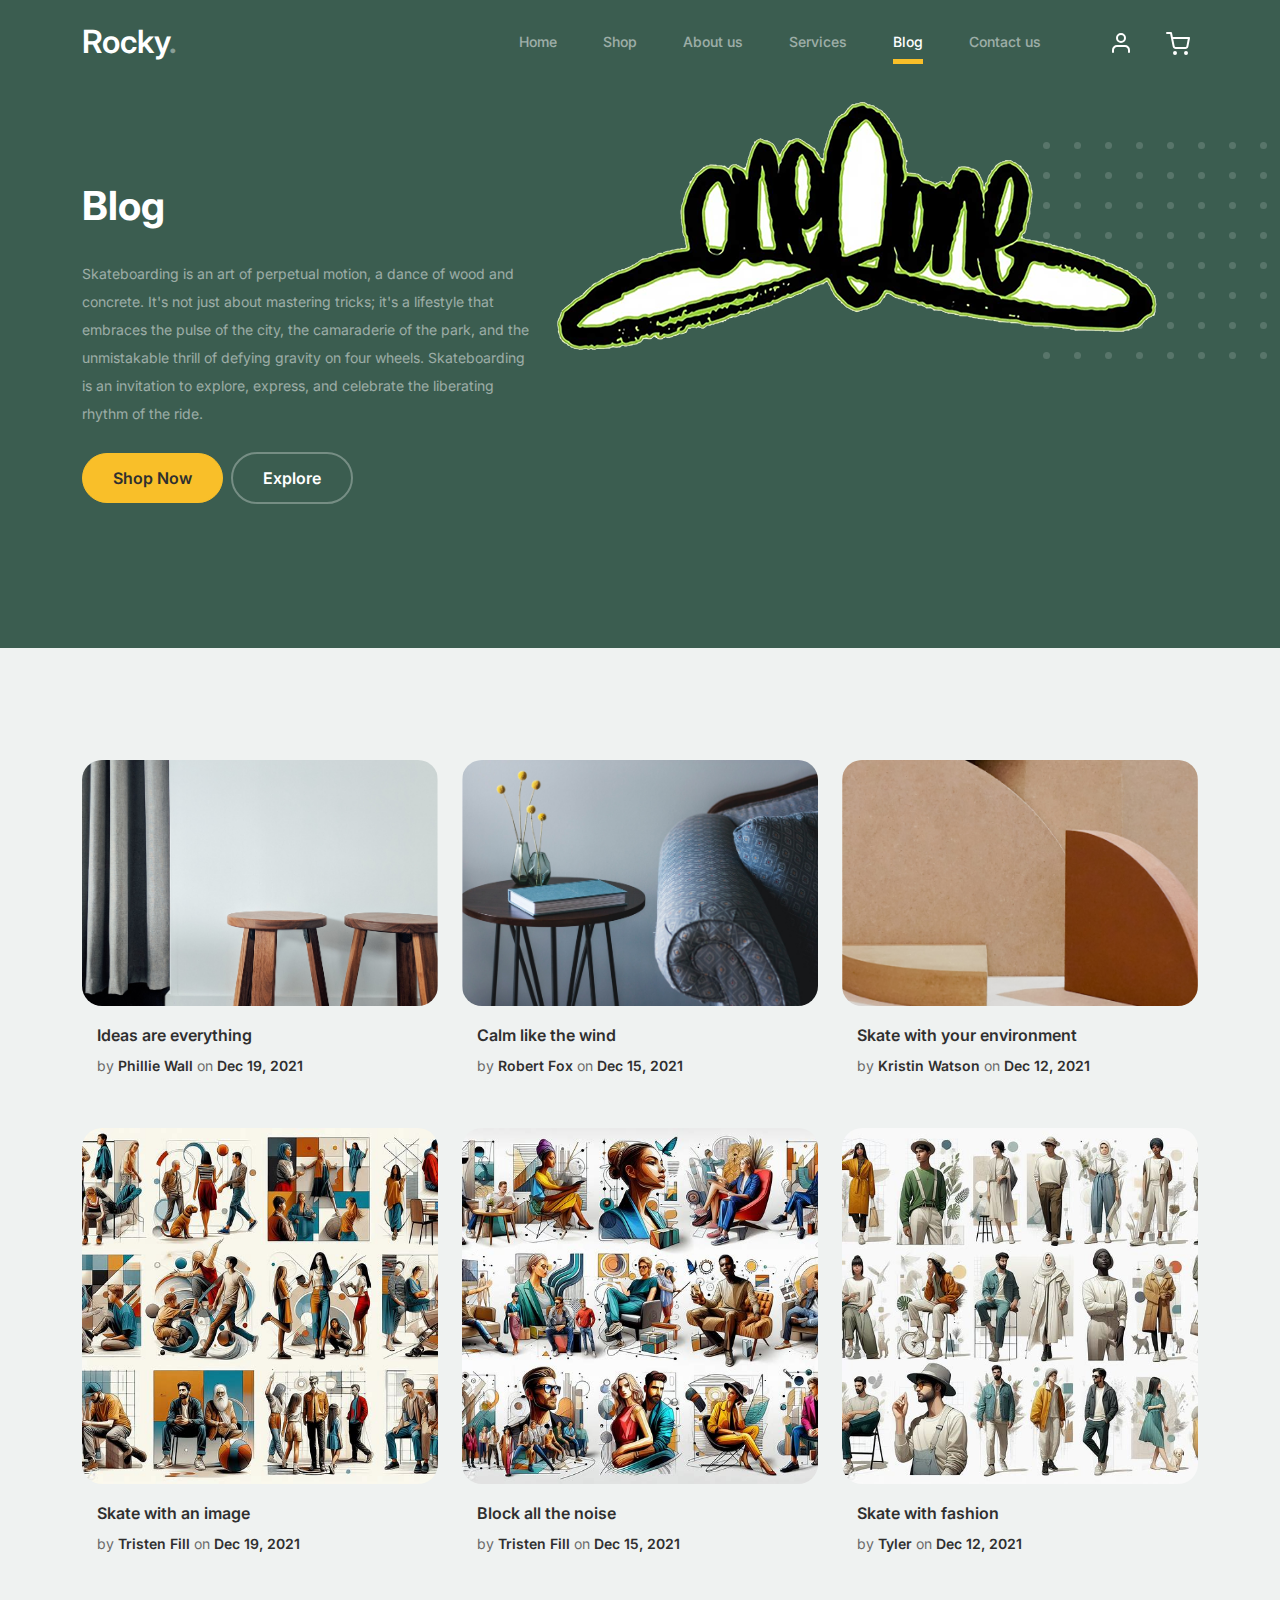
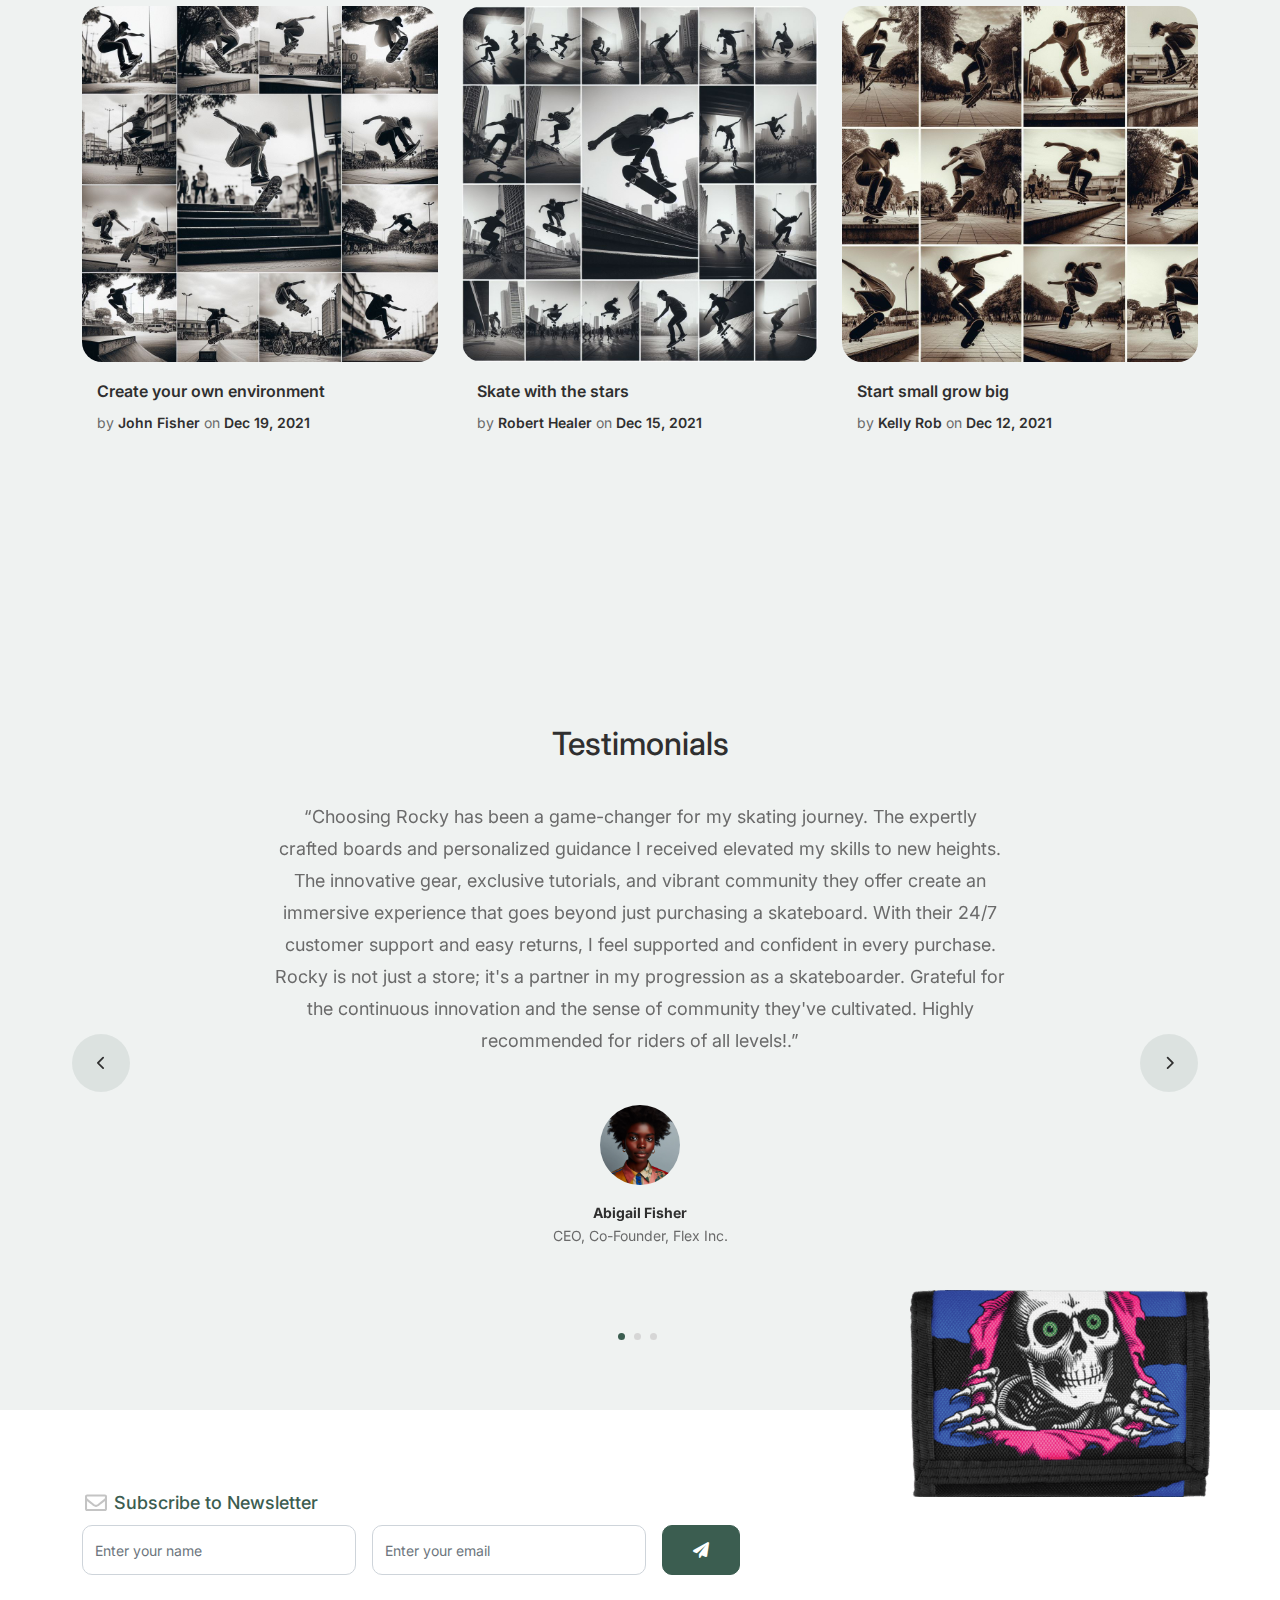
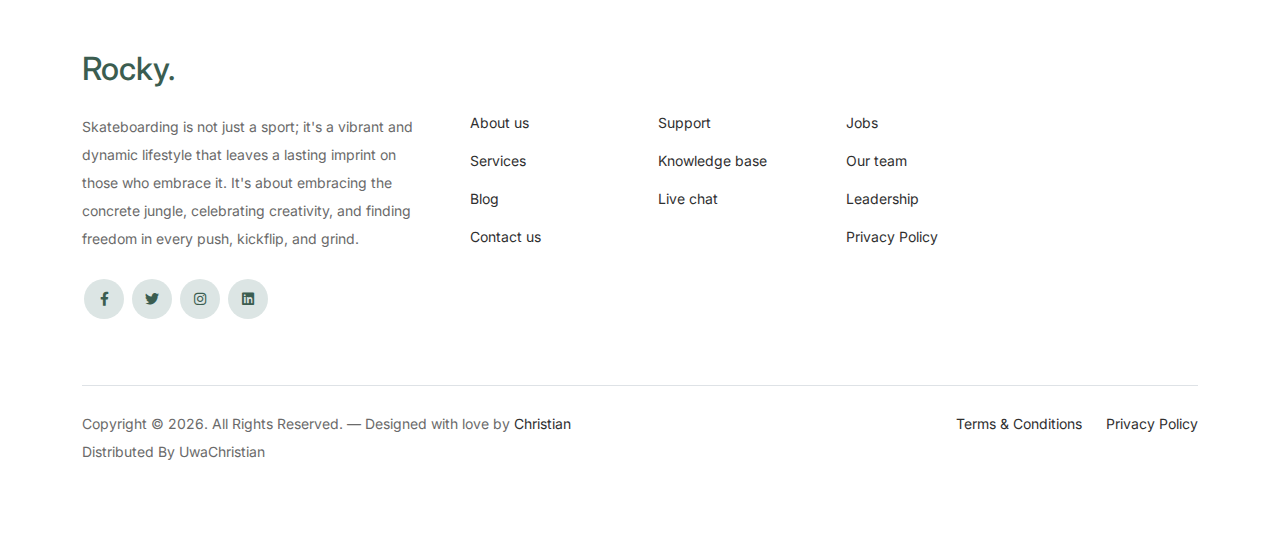
<file: blog.html>
<!-- /*
* Bootstrap 5
* Template Name: Rocky
* Template Author: Christian.co
* Template URI: https://Christian.co/
* License: https://creativecommons.org/licenses/by/3.0/
*/ -->
<!doctype html>
<html lang="en">
<head>
  <meta charset="utf-8">
  <meta name="viewport" content="width=device-width, initial-scale=1, shrink-to-fit=no">
  <meta name="author" content="Christian.co">
  <link rel="shortcut icon" href="favicon.png">

  <meta name="description" content="" />
  <meta name="keywords" content="bootstrap, bootstrap4" />

		<!-- Bootstrap CSS -->
		<link href="css/bootstrap.min.css" rel="stylesheet">
		<link href="https://cdnjs.cloudflare.com/ajax/libs/font-awesome/6.0.0-beta3/css/all.min.css" rel="stylesheet">
		<link href="css/tiny-slider.css" rel="stylesheet">
		<link href="css/style.css" rel="stylesheet">
		<title>Rocky</title>
	</head>

	<body>

		<!-- Start Header/Navigation -->
		<nav class="custom-navbar navbar navbar navbar-expand-md navbar-dark bg-dark" arial-label="Rocky navigation bar">

			<div class="container">
				<a class="navbar-brand" href="index.html">Rocky<span>.</span></a>

				<button class="navbar-toggler" type="button" data-bs-toggle="collapse" data-bs-target="#navbarsRocky" aria-controls="navbarsRocky" aria-expanded="false" aria-label="Toggle navigation">
					<span class="navbar-toggler-icon"></span>
				</button>

				<div class="collapse navbar-collapse" id="navbarsRocky">
					<ul class="custom-navbar-nav navbar-nav ms-auto mb-2 mb-md-0">
						<li class="nav-item">
							<a class="nav-link" href="index.html">Home</a>
						</li>
						<li><a class="nav-link" href="shop.html">Shop</a></li>
						<li><a class="nav-link" href="about.html">About us</a></li>
						<li><a class="nav-link" href="services.html">Services</a></li>
						<li class="active"><a class="nav-link" href="blog.html">Blog</a></li>
						<li><a class="nav-link" href="contact.html">Contact us</a></li>
					</ul>

					<ul class="custom-navbar-cta navbar-nav mb-2 mb-md-0 ms-5">
						<li><a class="nav-link" href="#"><img src="images/user.svg"></a></li>
						<li><a class="nav-link" href="cart.html"><img src="images/cart.svg"></a></li>
					</ul>
				</div>
			</div>
				
		</nav>
		<!-- End Header/Navigation -->

		<!-- Start Hero Section -->
			<div class="hero">
				<div class="container">
					<div class="row justify-content-between">
						<div class="col-lg-5">
							<div class="intro-excerpt">
								<h1>Blog</h1>
								<p class="mb-4">Skateboarding is an art of perpetual motion, a dance of wood and concrete. It's not just about mastering tricks; it's a lifestyle that embraces the pulse of the city, the camaraderie of the park, and the unmistakable thrill of defying gravity on four wheels. Skateboarding is an invitation to explore, express, and celebrate the liberating rhythm of the
								ride.</p>
								<p><a href="shop.html" class="btn btn-secondary me-2">Shop Now</a><a href="shop.html" class="btn btn-white-outline">Explore</a></p>
							</div>
						</div>
						<div class="col-lg-7">
							<div class="hero-img-wrap">
								<img src="websoap/2DOOO0INFINITY0.png" class="img-fluid">
							</div>
						</div>
					</div>
				</div>
			</div>
		<!-- End Hero Section -->

		

		<!-- Start Blog Section -->
		<div class="blog-section">
			<div class="container">
				
				<div class="row">

					<div class="col-12 col-sm-6 col-md-4 mb-5">
						<div class="post-entry">
							<a href="#" class="post-thumbnail"><img src="images/post-1.jpg" alt="Image" class="img-fluid"></a>
							<div class="post-content-entry">
								<h3><a href="#">Ideas are everything</a></h3>
								<div class="meta">
									<span>by <a href="#">Phillie Wall</a></span> <span>on <a href="#">Dec 19, 2021</a></span>
								</div>
							</div>
						</div>
					</div>

					<div class="col-12 col-sm-6 col-md-4 mb-5">
						<div class="post-entry">
							<a href="#" class="post-thumbnail"><img src="images/post-2.jpg" alt="Image" class="img-fluid"></a>
							<div class="post-content-entry">
								<h3><a href="#">Calm like the wind</a></h3>
								<div class="meta">
									<span>by <a href="#">Robert Fox</a></span> <span>on <a href="#">Dec 15, 2021</a></span>
								</div>
							</div>
						</div>
					</div>

					<div class="col-12 col-sm-6 col-md-4 mb-5">
						<div class="post-entry">
							<a href="#" class="post-thumbnail"><img src="images/post-3.jpg" alt="Image" class="img-fluid"></a>
							<div class="post-content-entry">
								<h3><a href="#">Skate with your environment</a></h3>
								<div class="meta">
									<span>by <a href="#">Kristin Watson</a></span> <span>on <a href="#">Dec 12, 2021</a></span>
								</div>
							</div>
						</div>
					</div>

					<div class="col-12 col-sm-6 col-md-4 mb-5">
						<div class="post-entry">
							<a href="#" class="post-thumbnail"><img src="websoap/c_1.jpeg" alt="Image" class="img-fluid"></a>
							<div class="post-content-entry">
								<h3><a href="#">Skate with an image</a></h3>
								<div class="meta">
									<span>by <a href="#">Tristen Fill</a></span> <span>on <a href="#">Dec 19, 2021</a></span>
								</div>
							</div>
						</div>
					</div>

					<div class="col-12 col-sm-6 col-md-4 mb-5">
						<div class="post-entry">
							<a href="#" class="post-thumbnail"><img src="websoap/c_3.jpeg" alt="Image" class="img-fluid"></a>
							<div class="post-content-entry">
								<h3><a href="#">Block all the noise</a></h3>
								<div class="meta">
									<span>by <a href="#">Tristen Fill</a></span> <span>on <a href="#">Dec 15, 2021</a></span>
								</div>
							</div>
						</div>
					</div>

					<div class="col-12 col-sm-6 col-md-4 mb-5">
						<div class="post-entry">
							<a href="#" class="post-thumbnail"><img src="websoap/c_4.jpeg" alt="Image" class="img-fluid"></a>
							<div class="post-content-entry">
								<h3><a href="#">Skate with fashion</a></h3>
								<div class="meta">
									<span>by <a href="#">Tyler</a></span> <span>on <a href="#">Dec 12, 2021</a></span>
								</div>
							</div>
						</div>
					</div>

					<div class="col-12 col-sm-6 col-md-4 mb-5">
						<div class="post-entry">
							<a href="#" class="post-thumbnail"><img src="images/skate_1.jpeg" alt="Image" class="img-fluid"></a>
							<div class="post-content-entry">
								<h3><a href="#">Create your own environment</a></h3>
								<div class="meta">
									<span>by <a href="#">John Fisher</a></span> <span>on <a href="#">Dec 19, 2021</a></span>
								</div>
							</div>
						</div>
					</div>

					<div class="col-12 col-sm-6 col-md-4 mb-5">
						<div class="post-entry">
							<a href="#" class="post-thumbnail"><img src="images/skate_4.jpeg" alt="Image" class="img-fluid"></a>
							<div class="post-content-entry">
								<h3><a href="#">Skate with the stars</a></h3>
								<div class="meta">
									<span>by <a href="#">Robert Healer</a></span> <span>on <a href="#">Dec 15, 2021</a></span>
								</div>
							</div>
						</div>
					</div>

					<div class="col-12 col-sm-6 col-md-4 mb-5">
						<div class="post-entry">
							<a href="#" class="post-thumbnail"><img src="images/skate_2.jpeg" alt="Image" class="img-fluid"></a>
							<div class="post-content-entry">
								<h3><a href="#">Start small grow big</a></h3>
								<div class="meta">
									<span>by <a href="#">Kelly Rob</a></span> <span>on <a href="#">Dec 12, 2021</a></span>
								</div>
							</div>
						</div>
					</div>

				</div>
			</div>
		</div>
		<!-- End Blog Section -->	

		

		<!-- Start Testimonial Slider -->
		<div class="testimonial-section">
			<div class="container">
				<div class="row">
					<div class="col-lg-7 mx-auto text-center">
						<h2 class="section-title">Testimonials</h2>
					</div>
				</div>
		
				<div class="row justify-content-center">
					<div class="col-lg-12">
						<div class="testimonial-slider-wrap text-center">
		
							<div id="testimonial-nav">
								<span class="prev" data-controls="prev"><span class="fa fa-chevron-left"></span></span>
								<span class="next" data-controls="next"><span class="fa fa-chevron-right"></span></span>
							</div>
		
							<div class="testimonial-slider">
		
								<div class="item">
									<div class="row justify-content-center">
										<div class="col-lg-8 mx-auto">
		
											<div class="testimonial-block text-center">
												<blockquote class="mb-5">
													<p>&ldquo;Choosing Rocky has been a game-changer for my skating journey. The
														expertly crafted boards and personalized guidance I received elevated my
														skills to new heights. The innovative gear, exclusive tutorials, and
														vibrant community they offer create an immersive experience that goes
														beyond just purchasing a skateboard. With their 24/7 customer support
														and easy returns, I feel supported and confident in every purchase.
														Rocky is not just a store; it's a partner in my progression as a
														skateboarder. Grateful for the continuous innovation and the sense of
														community they've
														cultivated. Highly recommended for riders of all levels!.&rdquo;</p>
												</blockquote>
												<div class="author-info">
													<div class="author-pic">
														<img src="images/p_1.jpeg" alt="Abigail Fisher" class="img-fluid">
													</div>
													<h3 class="font-weight-bold">Abigail Fisher</h3>
													<span class="position d-block mb-3">CEO, Co-Founder, Flex Inc.</span>
												</div>
											</div>
		
										</div>
									</div>
								</div>
								<!-- END item -->
		
								<div class="item">
									<div class="row justify-content-center">
										<div class="col-lg-8 mx-auto">
		
											<div class="testimonial-block text-center">
												<blockquote class="mb-5">
													<p>&ldquo;Discovering Rocky has truly transformed my skateboarding
														experience. The quality of their boards is unmatched, providing a smooth
														and responsive ride that has significantly enhanced my skills. The
														personalized guidance from their knowledgeable team helped me find the
														perfect setup tailored to my preferences. What sets them apart is not
														just the gear but the sense of community they've fostered. The exclusive
														tutorials and continuous innovation have kept me inspired and motivated.
														With their easy returns and 24/7 customer support, I feel confident in
														every purchase. Rocky is not just a store; it's a haven for skateboard
														enthusiasts like me, a place where my passion is not only understood but
														celebrated. Grateful to be part of the Rocky family!.&rdquo;</p>
												</blockquote>
		
												<div class="author-info">
													<div class="author-pic">
														<img src="images/p_2.jpeg" alt="Mary Fill" class="img-fluid">
													</div>
													<h3 class="font-weight-bold">Mary Fill</h3>
													<span class="position d-block mb-3">Skater.</span>
												</div>
											</div>
		
										</div>
									</div>
								</div>
								<!-- END item -->
		
								<div class="item">
									<div class="row justify-content-center">
										<div class="col-lg-8 mx-auto">
		
											<div class="testimonial-block text-center">
												<blockquote class="mb-5">
													<p>&ldquo;Choosing Rocky was a pivotal moment in my skateboarding journey.
														The craftsmanship of their boards is exceptional, providing a ride
														that's not just a sport but an art. The personalized attention and
														guidance I received from their team made all the difference in finding
														the perfect setup for my style. The innovative gear they offer keeps me
														on the cutting edge of the skating scene. What truly sets Rocky apart is
														the sense of community. The camaraderie among fellow riders, coupled
														with exclusive tutorials, has accelerated my learning curve. The
														continuous support from their 24/7 customer service and the flexibility
														of easy returns give me the confidence to explore and experiment with
														different setups.&rdquo;</p>
												</blockquote>
		
												<div class="author-info">
													<div class="author-pic">
														<img src="images/p_3.jpeg" alt="Kelly Fi" class="img-fluid">
													</div>
													<h3 class="font-weight-bold">Kelly Fi</h3>
													<span class="position d-block mb-3">Influencer.</span>
												</div>
											</div>
		
										</div>
									</div>
								</div>
								<!-- END item -->
		
							</div>
		
						</div>
					</div>
				</div>
			</div>
		</div>
		<!-- End Testimonial Slider -->

		

		<!-- Start Footer Section -->
		<footer class="footer-section">
			<div class="container relative">
		
				<div class="sofa-img">
					<img src="websoap/5epor0riprblkbp.jpg" alt="Image" class="img-fluid">
				</div>
		
				<div class="row">
					<div class="col-lg-8">
						<div class="subscription-form">
							<h3 class="d-flex align-items-center"><span class="me-1"><img src="images/envelope-outline.svg"
										alt="Image" class="img-fluid"></span><span>Subscribe to Newsletter</span></h3>
		
							<form action="#" class="row g-3">
								<div class="col-auto">
									<input type="text" class="form-control" placeholder="Enter your name">
								</div>
								<div class="col-auto">
									<input type="email" class="form-control" placeholder="Enter your email">
								</div>
								<div class="col-auto">
									<button class="btn btn-primary">
										<span class="fa fa-paper-plane"></span>
									</button>
								</div>
							</form>
		
						</div>
					</div>
				</div>
		
				<div class="row g-5 mb-5">
					<div class="col-lg-4">
						<div class="mb-4 footer-logo-wrap"><a href="about.html" class="footer-logo">Rocky<span>.</span></a>
						</div>
						<p class="mb-4">Skateboarding is not just a sport; it's a vibrant and dynamic lifestyle that leaves a
							lasting imprint on those who embrace it. It's about embracing the concrete jungle, celebrating
							creativity, and finding freedom in every push, kickflip, and grind.</p>
		
						<ul class="list-unstyled custom-social">
							<li><a href="contact.html"><span class="fa fa-brands fa-facebook-f"></span></a></li>
							<li><a href="contact.html"><span class="fa fa-brands fa-twitter"></span></a></li>
							<li><a href="contact.html"><span class="fa fa-brands fa-instagram"></span></a></li>
							<li><a href="contact.html"><span class="fa fa-brands fa-linkedin"></span></a></li>
						</ul>
					</div>
		
					<div class="col-lg-8">
						<div class="row links-wrap">
							<div class="col-6 col-sm-6 col-md-3">
								<ul class="list-unstyled">
									<li><a href="about.html">About us</a></li>
									<li><a href="services.html">Services</a></li>
									<li><a href="blog.html">Blog</a></li>
									<li><a href="contact.html">Contact us</a></li>
								</ul>
							</div>
		
							<div class="col-6 col-sm-6 col-md-3">
								<ul class="list-unstyled">
									<li><a href="contact.html">Support</a></li>
									<li><a href="blog.html">Knowledge base</a></li>
									<li><a href="contact.html">Live chat</a></li>
								</ul>
							</div>
		
							<div class="col-6 col-sm-6 col-md-3">
								<ul class="list-unstyled">
									<li><a href="contact.html">Jobs</a></li>
									<li><a href="services.html">Our team</a></li>
									<li><a href="services.html">Leadership</a></li>
									<li><a href="services.html">Privacy Policy</a></li>
								</ul>
							</div>
						</div>
					</div>
		
				</div>
		
				<div class="border-top copyright">
					<div class="row pt-4">
						<div class="col-lg-6">
							<p class="mb-2 text-center text-lg-start">Copyright &copy;
								<script>document.write(new Date().getFullYear());</script>. All Rights Reserved. &mdash;
								Designed with love by <a href="#">Christian</a> Distributed By <a
									hreff="https://UwaChristian.com">UwaChristian</a>
							</p>
						</div>
		
						<div class="col-lg-6 text-center text-lg-end">
							<ul class="list-unstyled d-inline-flex ms-auto">
								<li class="me-4"><a href="#">Terms &amp; Conditions</a></li>
								<li><a href="#">Privacy Policy</a></li>
							</ul>
						</div>
		
					</div>
				</div>
		
			</div>
		</footer>
		<!-- End Footer Section -->


		<script src="js/bootstrap.bundle.min.js"></script>
		<script src="js/tiny-slider.js"></script>
		<script src="js/custom.js"></script>
	</body>

</html>
</file>
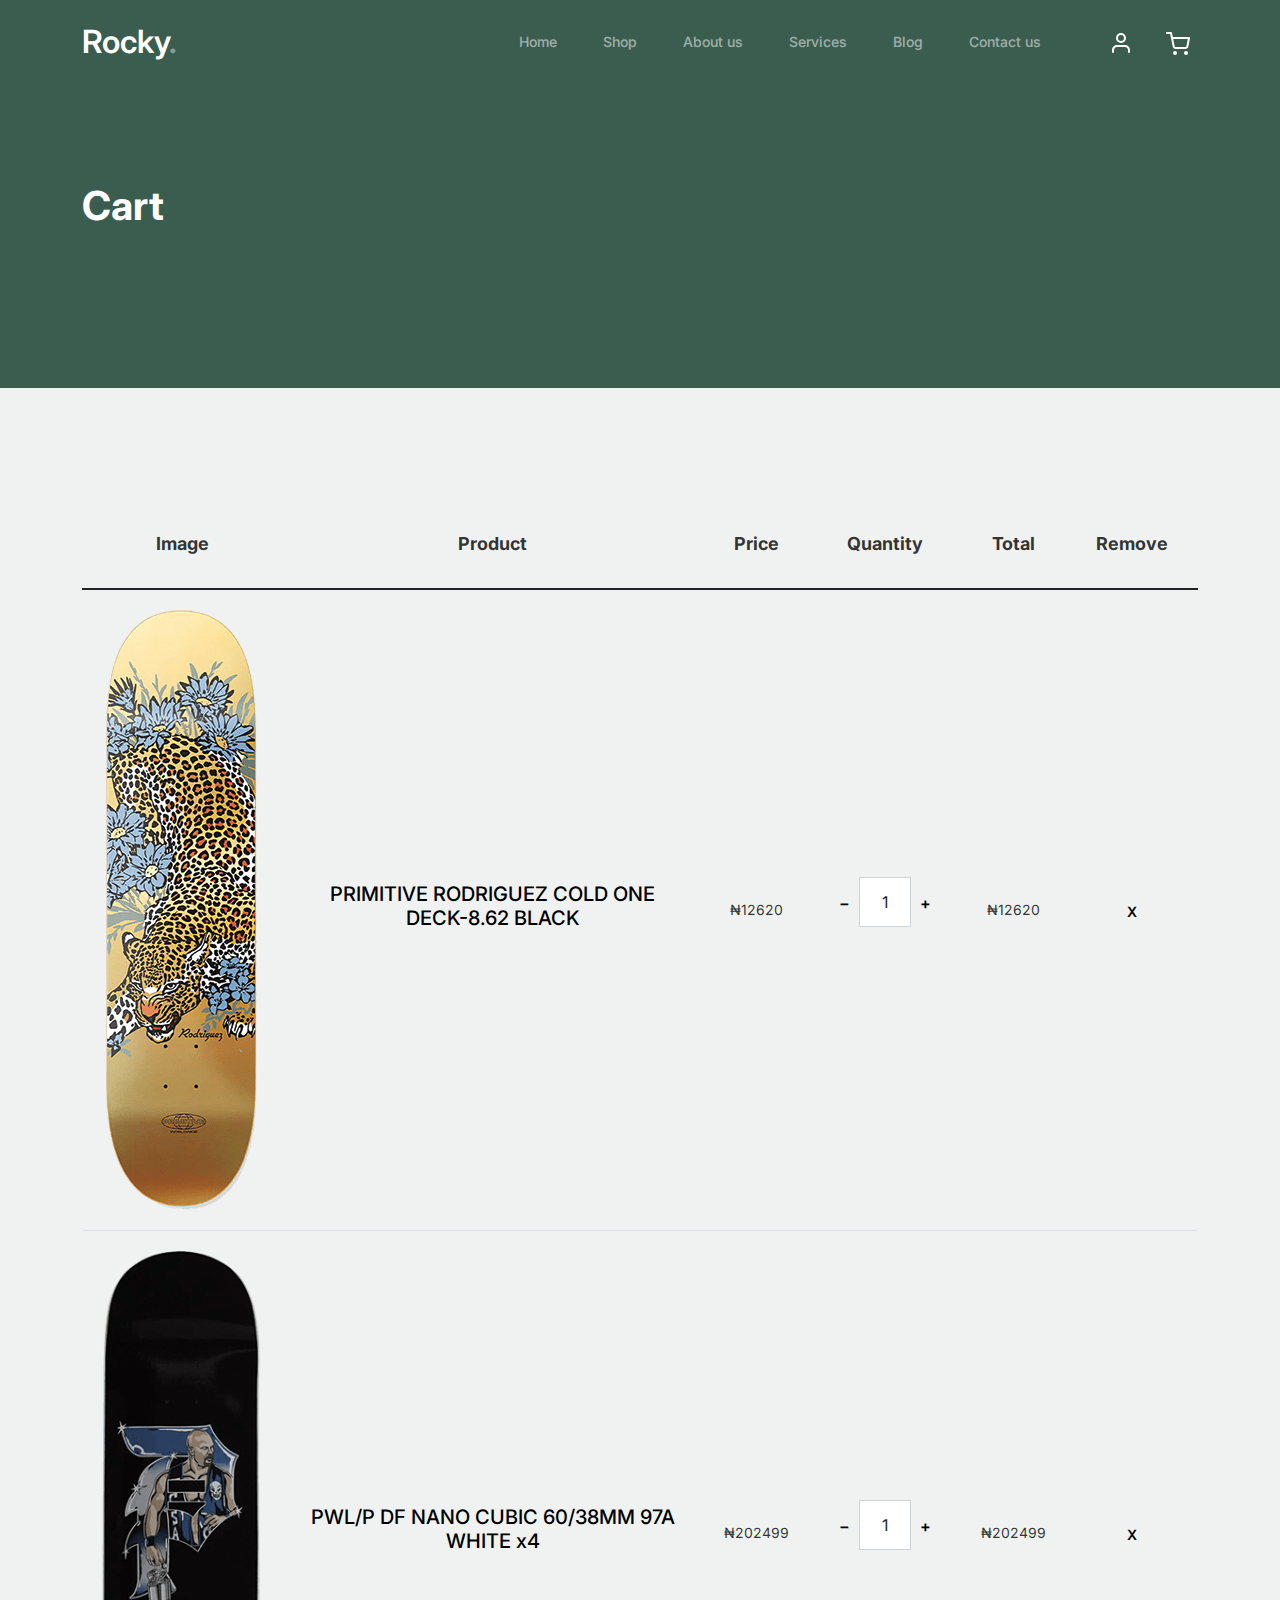
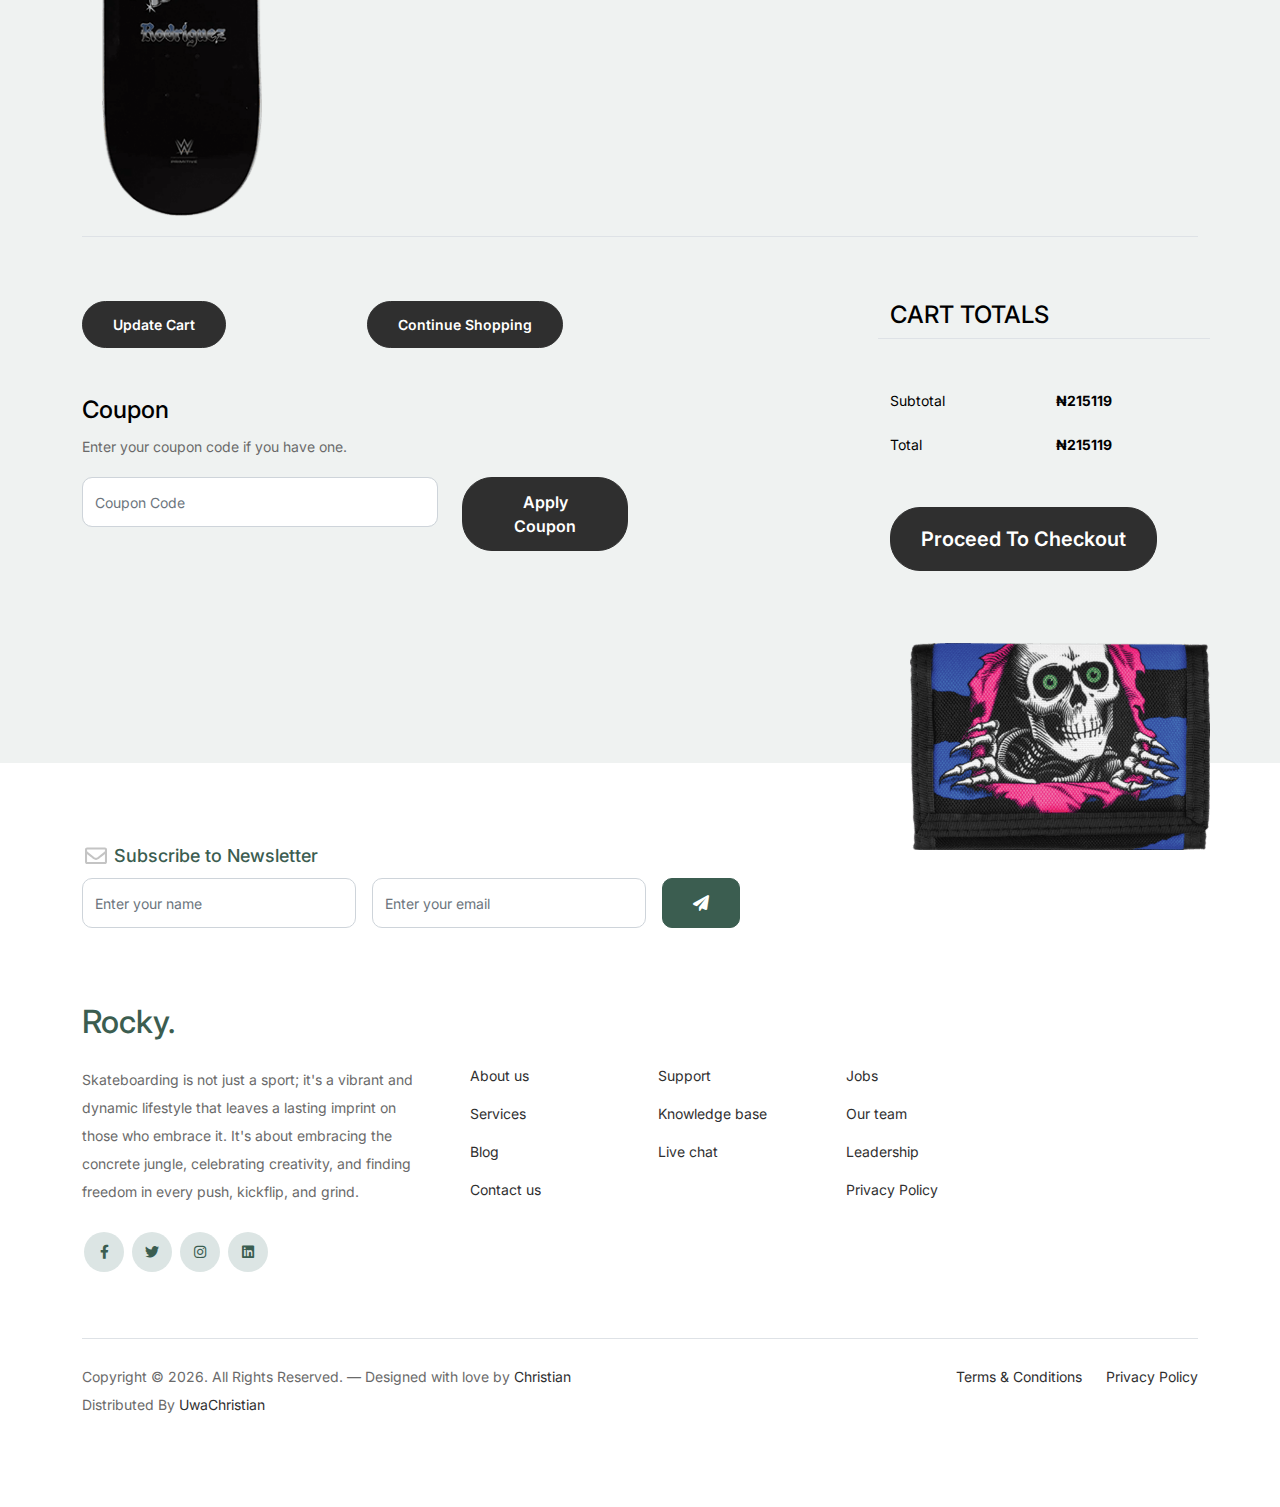
<file: cart.html>
<!-- /*
* Bootstrap 5
* Template Name: Rocky
* Template Author: Christian.co
* Template URI: https://Christian.co/
* License: https://creativecommons.org/licenses/by/3.0/
*/ -->
<!doctype html>
<html lang="en">
<head>
  <meta charset="utf-8">
  <meta name="viewport" content="width=device-width, initial-scale=1, shrink-to-fit=no">
  <meta name="author" content="Christian.co">
  <link rel="shortcut icon" href="favicon.png">

  <meta name="description" content="" />
  <meta name="keywords" content="bootstrap, bootstrap4" />

		<!-- Bootstrap CSS -->
		<link href="css/bootstrap.min.css" rel="stylesheet">
		<link href="https://cdnjs.cloudflare.com/ajax/libs/font-awesome/6.0.0-beta3/css/all.min.css" rel="stylesheet">
		<link href="css/tiny-slider.css" rel="stylesheet">
		<link href="css/style.css" rel="stylesheet">
		<title>Rocky</title>
	</head>

	<body>

		<!-- Start Header/Navigation -->
		<nav class="custom-navbar navbar navbar navbar-expand-md navbar-dark bg-dark" arial-label="Rocky navigation bar">

			<div class="container">
				<a class="navbar-brand" href="index.html">Rocky<span>.</span></a>

				<button class="navbar-toggler" type="button" data-bs-toggle="collapse" data-bs-target="#navbarsRocky" aria-controls="navbarsRocky" aria-expanded="false" aria-label="Toggle navigation">
					<span class="navbar-toggler-icon"></span>
				</button>

				<div class="collapse navbar-collapse" id="navbarsRocky">
					<ul class="custom-navbar-nav navbar-nav ms-auto mb-2 mb-md-0">
						<li class="nav-item ">
							<a class="nav-link" href="index.html">Home</a>
						</li>
						<li><a class="nav-link" href="shop.html">Shop</a></li>
						<li><a class="nav-link" href="about.html">About us</a></li>
						<li><a class="nav-link" href="services.html">Services</a></li>
						<li><a class="nav-link" href="blog.html">Blog</a></li>
						<li><a class="nav-link" href="contact.html">Contact us</a></li>
					</ul>

					<ul class="custom-navbar-cta navbar-nav mb-2 mb-md-0 ms-5">
						<li><a class="nav-link" href="#"><img src="images/user.svg"></a></li>
						<li><a class="nav-link" href="cart.html"><img src="images/cart.svg"></a></li>
					</ul>
				</div>
			</div>
				
		</nav>
		<!-- End Header/Navigation -->

		<!-- Start Hero Section -->
			<div class="hero">
				<div class="container">
					<div class="row justify-content-between">
						<div class="col-lg-5">
							<div class="intro-excerpt">
								<h1>Cart</h1>
							</div>
						</div>
						<div class="col-lg-7">
							
						</div>
					</div>
				</div>
			</div>
		<!-- End Hero Section -->

		

		<div class="Christian_co-section before-footer-section">
            <div class="container">
              <div class="row mb-5">
                <form class="col-md-12" method="post">
                  <div class="site-blocks-table">
                    <table class="table">
                      <thead>
                        <tr>
                          <th class="product-thumbnail">Image</th>
                          <th class="product-name">Product</th>
                          <th class="product-price">Price</th>
                          <th class="product-quantity">Quantity</th>
                          <th class="product-total">Total</th>
                          <th class="product-remove">Remove</th>
                        </tr>
                      </thead>
                      <tbody>
                        <tr>
                          <td class="product-thumbnail">
                            <img src="websoap/1dptvrodwct82dd.jpg" alt="Image" class="img-fluid">
                          </td>
                          <td class="product-name">
                            <h2 class="h5 text-black">PRIMITIVE RODRIGUEZ COLD ONE DECK-8.62 BLACK</h2>
                          </td>
                          <td>₦12620</td>
                          <td>
                            <div class="input-group mb-3 d-flex align-items-center quantity-container" style="max-width: 120px;">
                              <div class="input-group-prepend">
                                <button class="btn btn-outline-black decrease" type="button">&minus;</button>
                              </div>
                              <input type="text" class="form-control text-center quantity-amount" value="1" placeholder="" aria-label="Example text with button addon" aria-describedby="button-addon1">
                              <div class="input-group-append">
                                <button class="btn btn-outline-black increase" type="button">&plus;</button>
                              </div>
                            </div>
        
                          </td>
                          <td>₦12620</td>
                          <td><a href="#" class="btn btn-black btn-sm">X</a></td>
                        </tr>
        
                        <tr>
                          <td class="product-thumbnail">
                            <img src="websoap/1dptvrodcol86kk.jpg" alt="Image" class="img-fluid">
                          </td>
                          <td class="product-name">
                            <h2 class="h5 text-black">PWL/P DF NANO CUBIC 60/38MM 97A WHITE x4</h2>
                          </td>
                          <td>₦202499</td>
                          <td>
                            <div class="input-group mb-3 d-flex align-items-center quantity-container" style="max-width: 120px;">
                              <div class="input-group-prepend">
                                <button class="btn btn-outline-black decrease" type="button">&minus;</button>
                              </div>
                              <input type="text" class="form-control text-center quantity-amount" value="1" placeholder="" aria-label="Example text with button addon" aria-describedby="button-addon1">
                              <div class="input-group-append">
                                <button class="btn btn-outline-black increase" type="button">&plus;</button>
                              </div>
                            </div>
        
                          </td>
                          <td>₦202499</td>
                          <td><a href="#" class="btn btn-black btn-sm">X</a></td>
                        </tr>
                      </tbody>
                    </table>
                  </div>
                </form>
              </div>
        
              <div class="row">
                <div class="col-md-6">
                  <div class="row mb-5">
                    <div class="col-md-6 mb-3 mb-md-0">
                      <button class="btn btn-black btn-sm btn-block">Update Cart</button>
                    </div>
                    <div class="col-md-6">
                      <button class="btn btn-outline-black btn-sm btn-block">Continue Shopping</button>
                    </div>
                  </div>
                  <div class="row">
                    <div class="col-md-12">
                      <label class="text-black h4" for="coupon">Coupon</label>
                      <p>Enter your coupon code if you have one.</p>
                    </div>
                    <div class="col-md-8 mb-3 mb-md-0">
                      <input type="text" class="form-control py-3" id="coupon" placeholder="Coupon Code">
                    </div>
                    <div class="col-md-4">
                      <button class="btn btn-black">Apply Coupon</button>
                    </div>
                  </div>
                </div>
                <div class="col-md-6 pl-5">
                  <div class="row justify-content-end">
                    <div class="col-md-7">
                      <div class="row">
                        <div class="col-md-12 text-right border-bottom mb-5">
                          <h3 class="text-black h4 text-uppercase">Cart Totals</h3>
                        </div>
                      </div>
                      <div class="row mb-3">
                        <div class="col-md-6">
                          <span class="text-black">Subtotal</span>
                        </div>
                        <div class="col-md-6 text-right">
                          <strong class="text-black">₦215119</strong>
                        </div>
                      </div>
                      <div class="row mb-5">
                        <div class="col-md-6">
                          <span class="text-black">Total</span>
                        </div>
                        <div class="col-md-6 text-right">
                          <strong class="text-black">₦215119</strong>
                        </div>
                      </div>
        
                      <div class="row">
                        <div class="col-md-12">
                          <button class="btn btn-black btn-lg py-3 btn-block" onclick="window.location='checkout.html'">Proceed To Checkout</button>
                        </div>
                      </div>
                    </div>
                  </div>
                </div>
              </div>
            </div>
          </div>
		

		<!-- Start Footer Section -->
		<footer class="footer-section">
			<div class="container relative">
		
				<div class="sofa-img">
					<img src="websoap/5epor0riprblkbp.jpg" alt="Image" class="img-fluid">
				</div>
		
				<div class="row">
					<div class="col-lg-8">
						<div class="subscription-form">
							<h3 class="d-flex align-items-center"><span class="me-1"><img src="images/envelope-outline.svg"
										alt="Image" class="img-fluid"></span><span>Subscribe to Newsletter</span></h3>
		
							<form action="#" class="row g-3">
								<div class="col-auto">
									<input type="text" class="form-control" placeholder="Enter your name">
								</div>
								<div class="col-auto">
									<input type="email" class="form-control" placeholder="Enter your email">
								</div>
								<div class="col-auto">
									<button class="btn btn-primary">
										<span class="fa fa-paper-plane"></span>
									</button>
								</div>
							</form>
		
						</div>
					</div>
				</div>
		
				<div class="row g-5 mb-5">
					<div class="col-lg-4">
						<div class="mb-4 footer-logo-wrap"><a href="about.html" class="footer-logo">Rocky<span>.</span></a>
						</div>
						<p class="mb-4">Skateboarding is not just a sport; it's a vibrant and dynamic lifestyle that leaves a
							lasting imprint on those who embrace it. It's about embracing the concrete jungle, celebrating
							creativity, and finding freedom in every push, kickflip, and grind.</p>
		
						<ul class="list-unstyled custom-social">
							<li><a href="contact.html"><span class="fa fa-brands fa-facebook-f"></span></a></li>
							<li><a href="contact.html"><span class="fa fa-brands fa-twitter"></span></a></li>
							<li><a href="contact.html"><span class="fa fa-brands fa-instagram"></span></a></li>
							<li><a href="contact.html"><span class="fa fa-brands fa-linkedin"></span></a></li>
						</ul>
					</div>
		
					<div class="col-lg-8">
						<div class="row links-wrap">
							<div class="col-6 col-sm-6 col-md-3">
								<ul class="list-unstyled">
									<li><a href="about.html">About us</a></li>
									<li><a href="services.html">Services</a></li>
									<li><a href="blog.html">Blog</a></li>
									<li><a href="contact.html">Contact us</a></li>
								</ul>
							</div>
		
							<div class="col-6 col-sm-6 col-md-3">
								<ul class="list-unstyled">
									<li><a href="contact.html">Support</a></li>
									<li><a href="blog.html">Knowledge base</a></li>
									<li><a href="contact.html">Live chat</a></li>
								</ul>
							</div>
		
							<div class="col-6 col-sm-6 col-md-3">
								<ul class="list-unstyled">
									<li><a href="contact.html">Jobs</a></li>
									<li><a href="services.html">Our team</a></li>
									<li><a href="services.html">Leadership</a></li>
									<li><a href="services.html">Privacy Policy</a></li>
								</ul>
							</div>
						</div>
					</div>
		
				</div>
		
				<div class="border-top copyright">
					<div class="row pt-4">
						<div class="col-lg-6">
							<p class="mb-2 text-center text-lg-start">Copyright &copy;
								<script>document.write(new Date().getFullYear());</script>. All Rights Reserved. &mdash;
								Designed with love by <a href="#">Christian</a> Distributed By <a
									href="https://www.linkedin.com/in/christianuwa">UwaChristian</a>
							</p>
						</div>
		
						<div class="col-lg-6 text-center text-lg-end">
							<ul class="list-unstyled d-inline-flex ms-auto">
								<li class="me-4"><a href="#">Terms &amp; Conditions</a></li>
								<li><a href="#">Privacy Policy</a></li>
							</ul>
						</div>
		
					</div>
				</div>
		
			</div>
		</footer>
		<!-- End Footer Section -->


		<script src="js/bootstrap.bundle.min.js"></script>
		<script src="js/tiny-slider.js"></script>
		<script src="js/custom.js"></script>
	</body>

</html>
</file>
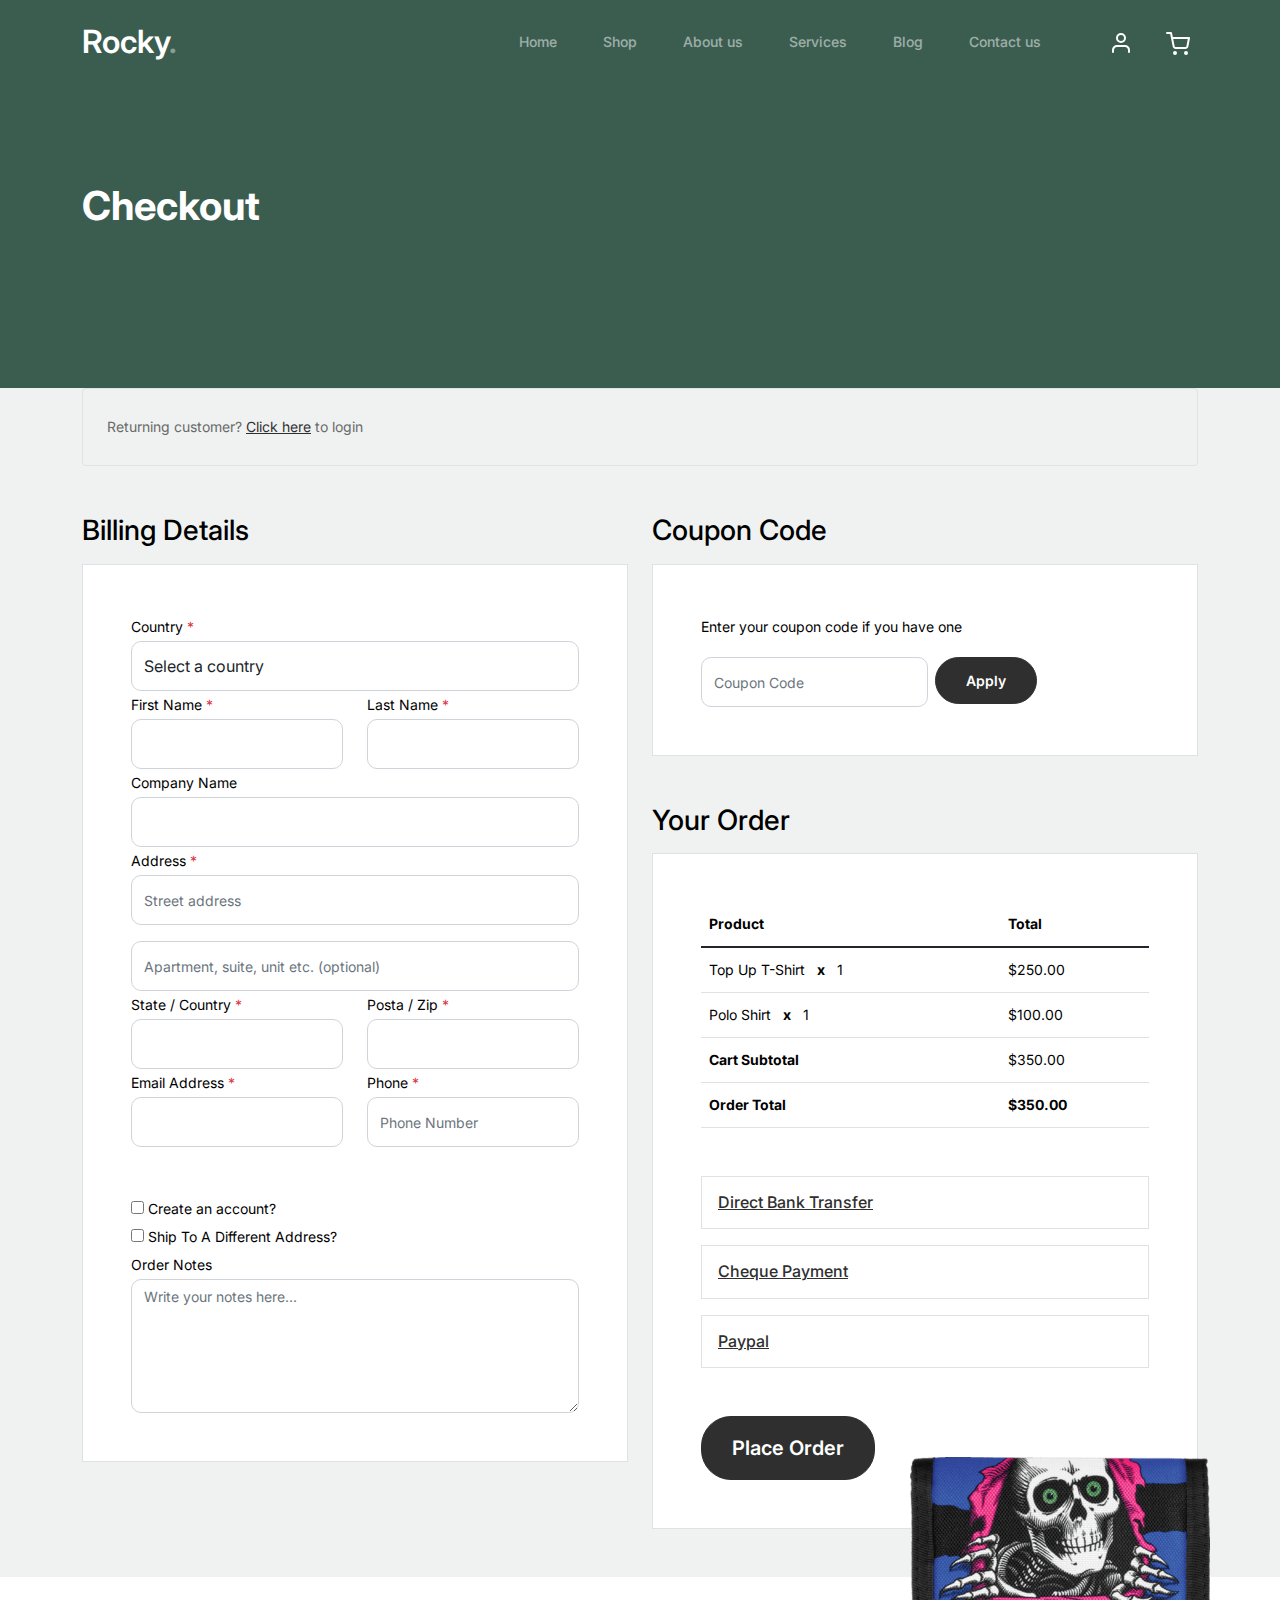
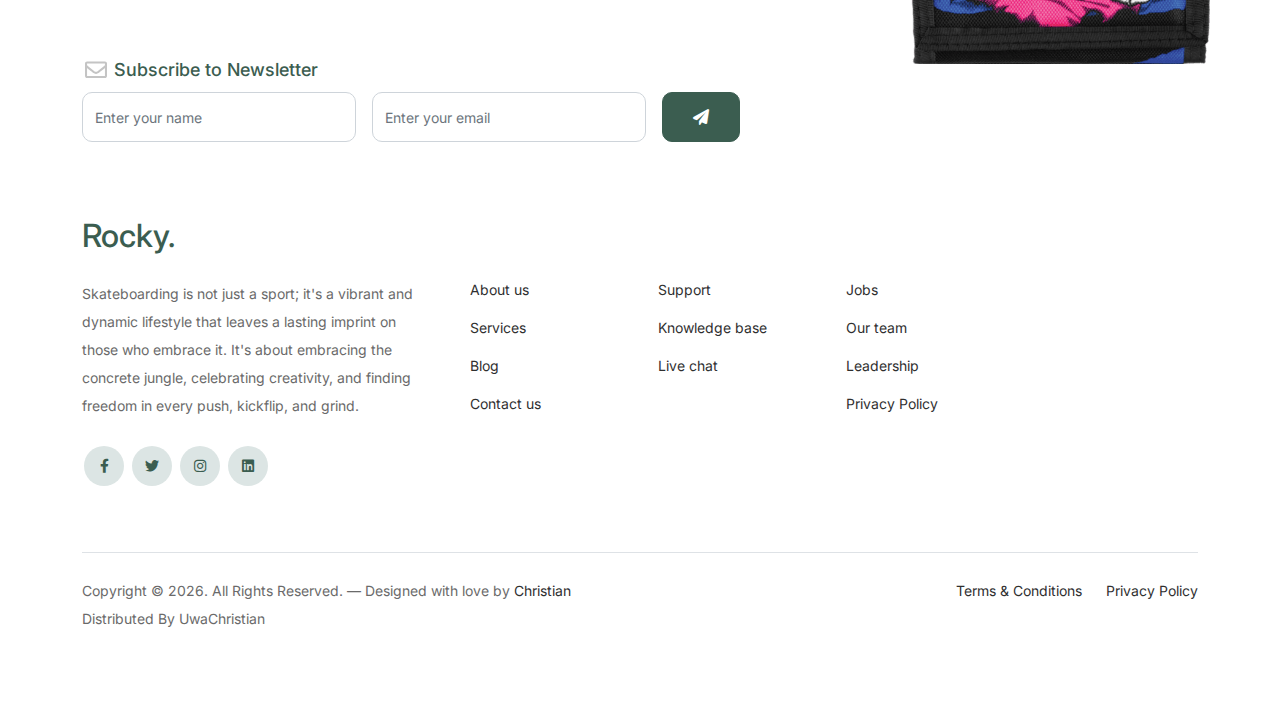
<file: checkout.html>
<!-- /*
* Bootstrap 5
* Template Name: Rocky
* Template Author: Christian.co
* Template URI: https://Christian.co/
* License: https://creativecommons.org/licenses/by/3.0/
*/ -->
<!doctype html>
<html lang="en">
<head>
  <meta charset="utf-8">
  <meta name="viewport" content="width=device-width, initial-scale=1, shrink-to-fit=no">
  <meta name="author" content="Christian.co">
  <link rel="shortcut icon" href="favicon.png">

  <meta name="description" content="" />
  <meta name="keywords" content="bootstrap, bootstrap4" />

		<!-- Bootstrap CSS -->
		<link href="css/bootstrap.min.css" rel="stylesheet">
		<link href="https://cdnjs.cloudflare.com/ajax/libs/font-awesome/6.0.0-beta3/css/all.min.css" rel="stylesheet">
		<link href="css/tiny-slider.css" rel="stylesheet">
		<link href="css/style.css" rel="stylesheet">
		<title>Rocky</title>
	</head>

	<body>

		<!-- Start Header/Navigation -->
		<nav class="custom-navbar navbar navbar navbar-expand-md navbar-dark bg-dark" arial-label="Rocky navigation bar">

			<div class="container">
				<a class="navbar-brand" href="index.html">Rocky<span>.</span></a>

				<button class="navbar-toggler" type="button" data-bs-toggle="collapse" data-bs-target="#navbarsRocky" aria-controls="navbarsRocky" aria-expanded="false" aria-label="Toggle navigation">
					<span class="navbar-toggler-icon"></span>
				</button>

				<div class="collapse navbar-collapse" id="navbarsRocky">
					<ul class="custom-navbar-nav navbar-nav ms-auto mb-2 mb-md-0">
						<li class="nav-item ">
							<a class="nav-link" href="index.html">Home</a>
						</li>
						<li><a class="nav-link" href="shop.html">Shop</a></li>
						<li><a class="nav-link" href="about.html">About us</a></li>
						<li><a class="nav-link" href="services.html">Services</a></li>
						<li><a class="nav-link" href="blog.html">Blog</a></li>
						<li><a class="nav-link" href="contact.html">Contact us</a></li>
					</ul>

					<ul class="custom-navbar-cta navbar-nav mb-2 mb-md-0 ms-5">
						<li><a class="nav-link" href="#"><img src="images/user.svg"></a></li>
						<li><a class="nav-link" href="cart.html"><img src="images/cart.svg"></a></li>
					</ul>
				</div>
			</div>
				
		</nav>
		<!-- End Header/Navigation -->

		<!-- Start Hero Section -->
			<div class="hero">
				<div class="container">
					<div class="row justify-content-between">
						<div class="col-lg-5">
							<div class="intro-excerpt">
								<h1>Checkout</h1>
							</div>
						</div>
						<div class="col-lg-7">
							
						</div>
					</div>
				</div>
			</div>
		<!-- End Hero Section -->

		<div class="Christian_co-section">
		    <div class="container">
		      <div class="row mb-5">
		        <div class="col-md-12">
		          <div class="border p-4 rounded" role="alert">
		            Returning customer? <a href="#">Click here</a> to login
		          </div>
		        </div>
		      </div>
		      <div class="row">
		        <div class="col-md-6 mb-5 mb-md-0">
		          <h2 class="h3 mb-3 text-black">Billing Details</h2>
		          <div class="p-3 p-lg-5 border bg-white">
		            <div class="form-group">
		              <label for="c_country" class="text-black">Country <span class="text-danger">*</span></label>
		              <select id="c_country" class="form-control">
		                <option value="1">Select a country</option>    
		                <option value="2">bangladesh</option>    
		                <option value="3">Algeria</option>    
		                <option value="4">Afghanistan</option>    
		                <option value="5">Ghana</option>    
		                <option value="6">Albania</option>    
		                <option value="7">Bahrain</option>    
		                <option value="8">Colombia</option>    
		                <option value="9">Dominican Republic</option>    
		              </select>
		            </div>
		            <div class="form-group row">
		              <div class="col-md-6">
		                <label for="c_fname" class="text-black">First Name <span class="text-danger">*</span></label>
		                <input type="text" class="form-control" id="c_fname" name="c_fname">
		              </div>
		              <div class="col-md-6">
		                <label for="c_lname" class="text-black">Last Name <span class="text-danger">*</span></label>
		                <input type="text" class="form-control" id="c_lname" name="c_lname">
		              </div>
		            </div>

		            <div class="form-group row">
		              <div class="col-md-12">
		                <label for="c_companyname" class="text-black">Company Name </label>
		                <input type="text" class="form-control" id="c_companyname" name="c_companyname">
		              </div>
		            </div>

		            <div class="form-group row">
		              <div class="col-md-12">
		                <label for="c_address" class="text-black">Address <span class="text-danger">*</span></label>
		                <input type="text" class="form-control" id="c_address" name="c_address" placeholder="Street address">
		              </div>
		            </div>

		            <div class="form-group mt-3">
		              <input type="text" class="form-control" placeholder="Apartment, suite, unit etc. (optional)">
		            </div>

		            <div class="form-group row">
		              <div class="col-md-6">
		                <label for="c_state_country" class="text-black">State / Country <span class="text-danger">*</span></label>
		                <input type="text" class="form-control" id="c_state_country" name="c_state_country">
		              </div>
		              <div class="col-md-6">
		                <label for="c_postal_zip" class="text-black">Posta / Zip <span class="text-danger">*</span></label>
		                <input type="text" class="form-control" id="c_postal_zip" name="c_postal_zip">
		              </div>
		            </div>

		            <div class="form-group row mb-5">
		              <div class="col-md-6">
		                <label for="c_email_address" class="text-black">Email Address <span class="text-danger">*</span></label>
		                <input type="text" class="form-control" id="c_email_address" name="c_email_address">
		              </div>
		              <div class="col-md-6">
		                <label for="c_phone" class="text-black">Phone <span class="text-danger">*</span></label>
		                <input type="text" class="form-control" id="c_phone" name="c_phone" placeholder="Phone Number">
		              </div>
		            </div>

		            <div class="form-group">
		              <label for="c_create_account" class="text-black" data-bs-toggle="collapse" href="#create_an_account" role="button" aria-expanded="false" aria-controls="create_an_account"><input type="checkbox" value="1" id="c_create_account"> Create an account?</label>
		              <div class="collapse" id="create_an_account">
		                <div class="py-2 mb-4">
		                  <p class="mb-3">Create an account by entering the information below. If you are a returning customer please login at the top of the page.</p>
		                  <div class="form-group">
		                    <label for="c_account_password" class="text-black">Account Password</label>
		                    <input type="email" class="form-control" id="c_account_password" name="c_account_password" placeholder="">
		                  </div>
		                </div>
		              </div>
		            </div>


		            <div class="form-group">
		              <label for="c_ship_different_address" class="text-black" data-bs-toggle="collapse" href="#ship_different_address" role="button" aria-expanded="false" aria-controls="ship_different_address"><input type="checkbox" value="1" id="c_ship_different_address"> Ship To A Different Address?</label>
		              <div class="collapse" id="ship_different_address">
		                <div class="py-2">

		                  <div class="form-group">
		                    <label for="c_diff_country" class="text-black">Country <span class="text-danger">*</span></label>
		                    <select id="c_diff_country" class="form-control">
		                      <option value="1">Select a country</option>    
		                      <option value="2">bangladesh</option>    
		                      <option value="3">Algeria</option>    
		                      <option value="4">Afghanistan</option>    
		                      <option value="5">Ghana</option>    
		                      <option value="6">Albania</option>    
		                      <option value="7">Bahrain</option>    
		                      <option value="8">Colombia</option>    
		                      <option value="9">Dominican Republic</option>    
		                    </select>
		                  </div>


		                  <div class="form-group row">
		                    <div class="col-md-6">
		                      <label for="c_diff_fname" class="text-black">First Name <span class="text-danger">*</span></label>
		                      <input type="text" class="form-control" id="c_diff_fname" name="c_diff_fname">
		                    </div>
		                    <div class="col-md-6">
		                      <label for="c_diff_lname" class="text-black">Last Name <span class="text-danger">*</span></label>
		                      <input type="text" class="form-control" id="c_diff_lname" name="c_diff_lname">
		                    </div>
		                  </div>

		                  <div class="form-group row">
		                    <div class="col-md-12">
		                      <label for="c_diff_companyname" class="text-black">Company Name </label>
		                      <input type="text" class="form-control" id="c_diff_companyname" name="c_diff_companyname">
		                    </div>
		                  </div>

		                  <div class="form-group row  mb-3">
		                    <div class="col-md-12">
		                      <label for="c_diff_address" class="text-black">Address <span class="text-danger">*</span></label>
		                      <input type="text" class="form-control" id="c_diff_address" name="c_diff_address" placeholder="Street address">
		                    </div>
		                  </div>

		                  <div class="form-group">
		                    <input type="text" class="form-control" placeholder="Apartment, suite, unit etc. (optional)">
		                  </div>

		                  <div class="form-group row">
		                    <div class="col-md-6">
		                      <label for="c_diff_state_country" class="text-black">State / Country <span class="text-danger">*</span></label>
		                      <input type="text" class="form-control" id="c_diff_state_country" name="c_diff_state_country">
		                    </div>
		                    <div class="col-md-6">
		                      <label for="c_diff_postal_zip" class="text-black">Posta / Zip <span class="text-danger">*</span></label>
		                      <input type="text" class="form-control" id="c_diff_postal_zip" name="c_diff_postal_zip">
		                    </div>
		                  </div>

		                  <div class="form-group row mb-5">
		                    <div class="col-md-6">
		                      <label for="c_diff_email_address" class="text-black">Email Address <span class="text-danger">*</span></label>
		                      <input type="text" class="form-control" id="c_diff_email_address" name="c_diff_email_address">
		                    </div>
		                    <div class="col-md-6">
		                      <label for="c_diff_phone" class="text-black">Phone <span class="text-danger">*</span></label>
		                      <input type="text" class="form-control" id="c_diff_phone" name="c_diff_phone" placeholder="Phone Number">
		                    </div>
		                  </div>

		                </div>

		              </div>
		            </div>

		            <div class="form-group">
		              <label for="c_order_notes" class="text-black">Order Notes</label>
		              <textarea name="c_order_notes" id="c_order_notes" cols="30" rows="5" class="form-control" placeholder="Write your notes here..."></textarea>
		            </div>

		          </div>
		        </div>
		        <div class="col-md-6">

		          <div class="row mb-5">
		            <div class="col-md-12">
		              <h2 class="h3 mb-3 text-black">Coupon Code</h2>
		              <div class="p-3 p-lg-5 border bg-white">

		                <label for="c_code" class="text-black mb-3">Enter your coupon code if you have one</label>
		                <div class="input-group w-75 couponcode-wrap">
		                  <input type="text" class="form-control me-2" id="c_code" placeholder="Coupon Code" aria-label="Coupon Code" aria-describedby="button-addon2">
		                  <div class="input-group-append">
		                    <button class="btn btn-black btn-sm" type="button" id="button-addon2">Apply</button>
		                  </div>
		                </div>

		              </div>
		            </div>
		          </div>

		          <div class="row mb-5">
		            <div class="col-md-12">
		              <h2 class="h3 mb-3 text-black">Your Order</h2>
		              <div class="p-3 p-lg-5 border bg-white">
		                <table class="table site-block-order-table mb-5">
		                  <thead>
		                    <th>Product</th>
		                    <th>Total</th>
		                  </thead>
		                  <tbody>
		                    <tr>
		                      <td>Top Up T-Shirt <strong class="mx-2">x</strong> 1</td>
		                      <td>$250.00</td>
		                    </tr>
		                    <tr>
		                      <td>Polo Shirt <strong class="mx-2">x</strong>   1</td>
		                      <td>$100.00</td>
		                    </tr>
		                    <tr>
		                      <td class="text-black font-weight-bold"><strong>Cart Subtotal</strong></td>
		                      <td class="text-black">$350.00</td>
		                    </tr>
		                    <tr>
		                      <td class="text-black font-weight-bold"><strong>Order Total</strong></td>
		                      <td class="text-black font-weight-bold"><strong>$350.00</strong></td>
		                    </tr>
		                  </tbody>
		                </table>

		                <div class="border p-3 mb-3">
		                  <h3 class="h6 mb-0"><a class="d-block" data-bs-toggle="collapse" href="#collapsebank" role="button" aria-expanded="false" aria-controls="collapsebank">Direct Bank Transfer</a></h3>

		                  <div class="collapse" id="collapsebank">
		                    <div class="py-2">
		                      <p class="mb-0">Make your payment directly into our bank account. Please use your Order ID as the payment reference. Your order won’t be shipped until the funds have cleared in our account.</p>
		                    </div>
		                  </div>
		                </div>

		                <div class="border p-3 mb-3">
		                  <h3 class="h6 mb-0"><a class="d-block" data-bs-toggle="collapse" href="#collapsecheque" role="button" aria-expanded="false" aria-controls="collapsecheque">Cheque Payment</a></h3>

		                  <div class="collapse" id="collapsecheque">
		                    <div class="py-2">
		                      <p class="mb-0">Make your payment directly into our bank account. Please use your Order ID as the payment reference. Your order won’t be shipped until the funds have cleared in our account.</p>
		                    </div>
		                  </div>
		                </div>

		                <div class="border p-3 mb-5">
		                  <h3 class="h6 mb-0"><a class="d-block" data-bs-toggle="collapse" href="#collapsepaypal" role="button" aria-expanded="false" aria-controls="collapsepaypal">Paypal</a></h3>

		                  <div class="collapse" id="collapsepaypal">
		                    <div class="py-2">
		                      <p class="mb-0">Make your payment directly into our bank account. Please use your Order ID as the payment reference. Your order won’t be shipped until the funds have cleared in our account.</p>
		                    </div>
		                  </div>
		                </div>

		                <div class="form-group">
		                  <button class="btn btn-black btn-lg py-3 btn-block" onclick="window.location='thankyou.html'">Place Order</button>
		                </div>

		              </div>
		            </div>
		          </div>

		        </div>
		      </div>
		      <!-- </form> -->
		    </div>
		  </div>

		<!-- Start Footer Section -->
		<footer class="footer-section">
			<div class="container relative">
		
				<div class="sofa-img">
					<img src="websoap/5epor0riprblkbp.jpg" alt="Image" class="img-fluid">
				</div>
		
				<div class="row">
					<div class="col-lg-8">
						<div class="subscription-form">
							<h3 class="d-flex align-items-center"><span class="me-1"><img src="images/envelope-outline.svg"
										alt="Image" class="img-fluid"></span><span>Subscribe to Newsletter</span></h3>
		
							<form action="#" class="row g-3">
								<div class="col-auto">
									<input type="text" class="form-control" placeholder="Enter your name">
								</div>
								<div class="col-auto">
									<input type="email" class="form-control" placeholder="Enter your email">
								</div>
								<div class="col-auto">
									<button class="btn btn-primary">
										<span class="fa fa-paper-plane"></span>
									</button>
								</div>
							</form>
		
						</div>
					</div>
				</div>
		
				<div class="row g-5 mb-5">
					<div class="col-lg-4">
						<div class="mb-4 footer-logo-wrap"><a href="about.html" class="footer-logo">Rocky<span>.</span></a>
						</div>
						<p class="mb-4">Skateboarding is not just a sport; it's a vibrant and dynamic lifestyle that leaves a
							lasting imprint on those who embrace it. It's about embracing the concrete jungle, celebrating
							creativity, and finding freedom in every push, kickflip, and grind.</p>
		
						<ul class="list-unstyled custom-social">
							<li><a href="contact.html"><span class="fa fa-brands fa-facebook-f"></span></a></li>
							<li><a href="contact.html"><span class="fa fa-brands fa-twitter"></span></a></li>
							<li><a href="contact.html"><span class="fa fa-brands fa-instagram"></span></a></li>
							<li><a href="contact.html"><span class="fa fa-brands fa-linkedin"></span></a></li>
						</ul>
					</div>
		
					<div class="col-lg-8">
						<div class="row links-wrap">
							<div class="col-6 col-sm-6 col-md-3">
								<ul class="list-unstyled">
									<li><a href="about.html">About us</a></li>
									<li><a href="services.html">Services</a></li>
									<li><a href="blog.html">Blog</a></li>
									<li><a href="contact.html">Contact us</a></li>
								</ul>
							</div>
		
							<div class="col-6 col-sm-6 col-md-3">
								<ul class="list-unstyled">
									<li><a href="contact.html">Support</a></li>
									<li><a href="blog.html">Knowledge base</a></li>
									<li><a href="contact.html">Live chat</a></li>
								</ul>
							</div>
		
							<div class="col-6 col-sm-6 col-md-3">
								<ul class="list-unstyled">
									<li><a href="contact.html">Jobs</a></li>
									<li><a href="services.html">Our team</a></li>
									<li><a href="services.html">Leadership</a></li>
									<li><a href="services.html">Privacy Policy</a></li>
								</ul>
							</div>
						</div>
					</div>
		
				</div>
		
				<div class="border-top copyright">
					<div class="row pt-4">
						<div class="col-lg-6">
							<p class="mb-2 text-center text-lg-start">Copyright &copy;
								<script>document.write(new Date().getFullYear());</script>. All Rights Reserved. &mdash;
								Designed with love by <a href="#">Christian</a> Distributed By <a
									hreff="https://www.linkedin.com/in/christianuwa">UwaChristian</a>
							</p>
						</div>
		
						<div class="col-lg-6 text-center text-lg-end">
							<ul class="list-unstyled d-inline-flex ms-auto">
								<li class="me-4"><a href="#">Terms &amp; Conditions</a></li>
								<li><a href="#">Privacy Policy</a></li>
							</ul>
						</div>
		
					</div>
				</div>
		
			</div>
		</footer>
		<!-- End Footer Section -->


		<script src="js/bootstrap.bundle.min.js"></script>
		<script src="js/tiny-slider.js"></script>
		<script src="js/custom.js"></script>
	</body>

</html>
</file>
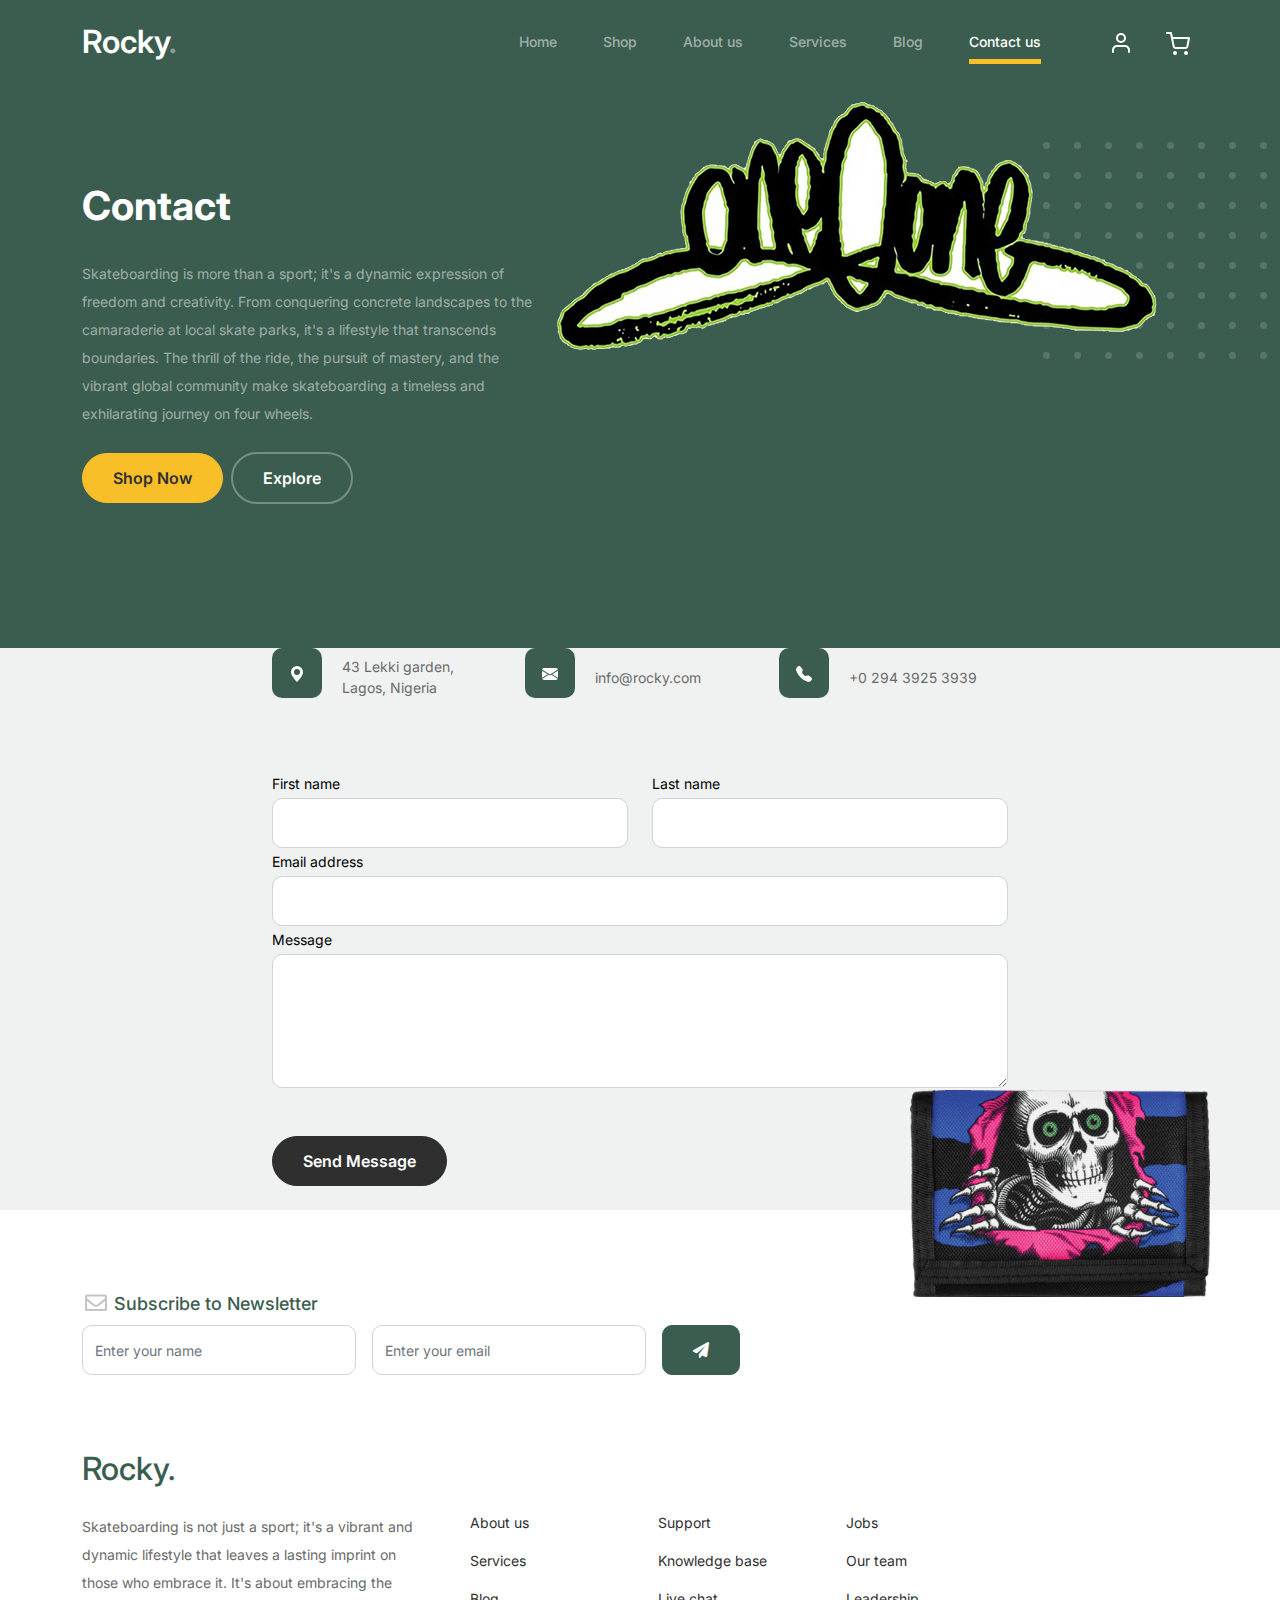
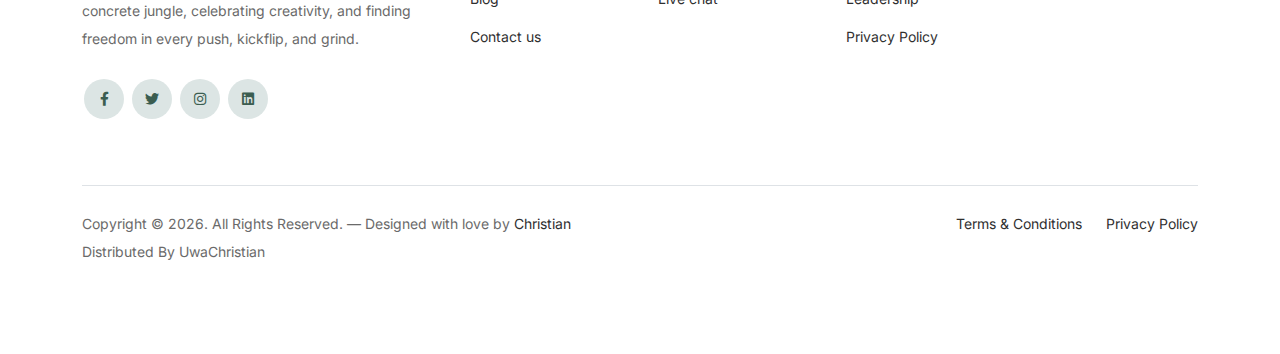
<file: contact.html>
<!-- /*
* Bootstrap 5
* Template Name: Rocky
* Template Author: Christian.co
* Template URI: https://Christian.co/
* License: https://creativecommons.org/licenses/by/3.0/
*/ -->
<!doctype html>
<html lang="en">
<head>
  <meta charset="utf-8">
  <meta name="viewport" content="width=device-width, initial-scale=1, shrink-to-fit=no">
  <meta name="author" content="Christian.co">
  <link rel="shortcut icon" href="favicon.png">

  <meta name="description" content="" />
  <meta name="keywords" content="bootstrap, bootstrap4" />

		<!-- Bootstrap CSS -->
		<link href="css/bootstrap.min.css" rel="stylesheet">
		<link href="https://cdnjs.cloudflare.com/ajax/libs/font-awesome/6.0.0-beta3/css/all.min.css" rel="stylesheet">
		<link href="css/tiny-slider.css" rel="stylesheet">
		<link href="css/style.css" rel="stylesheet">
		<title>Rocky</title>
	</head>

	<body>

		<!-- Start Header/Navigation -->
		<nav class="custom-navbar navbar navbar navbar-expand-md navbar-dark bg-dark" arial-label="Rocky navigation bar">

			<div class="container">
				<a class="navbar-brand" href="index.html">Rocky<span>.</span></a>

				<button class="navbar-toggler" type="button" data-bs-toggle="collapse" data-bs-target="#navbarsRocky" aria-controls="navbarsRocky" aria-expanded="false" aria-label="Toggle navigation">
					<span class="navbar-toggler-icon"></span>
				</button>

				<div class="collapse navbar-collapse" id="navbarsRocky">
					<ul class="custom-navbar-nav navbar-nav ms-auto mb-2 mb-md-0">
						<li class="nav-item">
							<a class="nav-link" href="index.html">Home</a>
						</li>
						<li><a class="nav-link" href="shop.html">Shop</a></li>
						<li><a class="nav-link" href="about.html">About us</a></li>
						<li><a class="nav-link" href="services.html">Services</a></li>
						<li><a class="nav-link" href="blog.html">Blog</a></li>
						<li class="active"><a class="nav-link" href="contact.html">Contact us</a></li>
					</ul>

					<ul class="custom-navbar-cta navbar-nav mb-2 mb-md-0 ms-5">
						<li><a class="nav-link" href="#"><img src="images/user.svg"></a></li>
						<li><a class="nav-link" href="cart.html"><img src="images/cart.svg"></a></li>
					</ul>
				</div>
			</div>
				
		</nav>
		<!-- End Header/Navigation -->

		<!-- Start Hero Section -->
			<div class="hero">
				<div class="container">
					<div class="row justify-content-between">
						<div class="col-lg-5">
							<div class="intro-excerpt">
								<h1>Contact</h1>
								<p class="mb-4">Skateboarding is more than a sport; it's a dynamic expression of freedom and creativity. From conquering concrete landscapes to the camaraderie at local skate parks, it's a lifestyle that transcends boundaries. The thrill of the ride, the pursuit of mastery, and the vibrant global community make skateboarding a timeless and exhilarating journey on four wheels.</p>
								<p><a href="shop.html" class="btn btn-secondary me-2">Shop Now</a><a href="shop.html" class="btn btn-white-outline">Explore</a></p>
							</div>
						</div>
						<div class="col-lg-7">
							<div class="hero-img-wrap">
								<img src="websoap/2DOOO0INFINITY0.png" class="img-fluid">
							</div>
						</div>
					</div>
				</div>
			</div>
		<!-- End Hero Section -->

		
		<!-- Start Contact Form -->
		<div class="Christian_co-section">
      <div class="container">

        <div class="block">
          <div class="row justify-content-center">


            <div class="col-md-8 col-lg-8 pb-4">


              <div class="row mb-5">
                <div class="col-lg-4">
                  <div  class="service no-shadow align-items-center link horizontal d-flex active" data-aos="fade-left" data-aos-delay="0">
                    <div class="service-icon color-1 mb-4">
                      <svg xmlns="http://www.w3.org/2000/svg" width="16" height="16" fill="currentColor" class="bi bi-geo-alt-fill" viewBox="0 0 16 16">
                        <path d="M8 16s6-5.686 6-10A6 6 0 0 0 2 6c0 4.314 6 10 6 10zm0-7a3 3 0 1 1 0-6 3 3 0 0 1 0 6z"/>
                      </svg>
                    </div> <!-- /.icon -->
                    <div class="service-contents">
                      <p>43 Lekki garden, Lagos, Nigeria</p>
                    </div> <!-- /.service-contents-->
                  </div> <!-- /.service -->
                </div>

                <div class="col-lg-4">
                  <div  class="service no-shadow align-items-center link horizontal d-flex active" data-aos="fade-left" data-aos-delay="0">
                    <div class="service-icon color-1 mb-4">
                      <svg xmlns="http://www.w3.org/2000/svg" width="16" height="16" fill="currentColor" class="bi bi-envelope-fill" viewBox="0 0 16 16">
                        <path d="M.05 3.555A2 2 0 0 1 2 2h12a2 2 0 0 1 1.95 1.555L8 8.414.05 3.555zM0 4.697v7.104l5.803-3.558L0 4.697zM6.761 8.83l-6.57 4.027A2 2 0 0 0 2 14h12a2 2 0 0 0 1.808-1.144l-6.57-4.027L8 9.586l-1.239-.757zm3.436-.586L16 11.801V4.697l-5.803 3.546z"/>
                      </svg>
                    </div> <!-- /.icon -->
                    <div class="service-contents">
                      <p>info@rocky.com</p>
                    </div> <!-- /.service-contents-->
                  </div> <!-- /.service -->
                </div>

                <div class="col-lg-4">
                  <div  class="service no-shadow align-items-center link horizontal d-flex active" data-aos="fade-left" data-aos-delay="0">
                    <div class="service-icon color-1 mb-4">
                      <svg xmlns="http://www.w3.org/2000/svg" width="16" height="16" fill="currentColor" class="bi bi-telephone-fill" viewBox="0 0 16 16">
                        <path fill-rule="evenodd" d="M1.885.511a1.745 1.745 0 0 1 2.61.163L6.29 2.98c.329.423.445.974.315 1.494l-.547 2.19a.678.678 0 0 0 .178.643l2.457 2.457a.678.678 0 0 0 .644.178l2.189-.547a1.745 1.745 0 0 1 1.494.315l2.306 1.794c.829.645.905 1.87.163 2.611l-1.034 1.034c-.74.74-1.846 1.065-2.877.702a18.634 18.634 0 0 1-7.01-4.42 18.634 18.634 0 0 1-4.42-7.009c-.362-1.03-.037-2.137.703-2.877L1.885.511z"/>
                      </svg>
                    </div> <!-- /.icon -->
                    <div class="service-contents">
                      <p>+0 294 3925 3939</p>
                    </div> <!-- /.service-contents-->
                  </div> <!-- /.service -->
                </div>
              </div>

              <form>
                <div class="row">
                  <div class="col-6">
                    <div class="form-group">
                      <label class="text-black" for="fname">First name</label>
                      <input type="text" class="form-control" id="fname">
                    </div>
                  </div>
                  <div class="col-6">
                    <div class="form-group">
                      <label class="text-black" for="lname">Last name</label>
                      <input type="text" class="form-control" id="lname">
                    </div>
                  </div>
                </div>
                <div class="form-group">
                  <label class="text-black" for="email">Email address</label>
                  <input type="email" class="form-control" id="email">
                </div>

                <div class="form-group mb-5">
                  <label class="text-black" for="message">Message</label>
                  <textarea name="" class="form-control" id="message" cols="30" rows="5"></textarea>
                </div>

                <button type="submit" class="btn btn-primary-hover-outline">Send Message</button>
              </form>

            </div>

          </div>

        </div>

      </div>


    </div>
  </div>

  <!-- End Contact Form -->

		

		<!-- Start Footer Section -->
		<footer class="footer-section">
			<div class="container relative">
		
				<div class="sofa-img">
					<img src="websoap/5epor0riprblkbp.jpg" alt="Image" class="img-fluid">
				</div>
		
				<div class="row">
					<div class="col-lg-8">
						<div class="subscription-form">
							<h3 class="d-flex align-items-center"><span class="me-1"><img src="images/envelope-outline.svg"
										alt="Image" class="img-fluid"></span><span>Subscribe to Newsletter</span></h3>
		
							<form action="#" class="row g-3">
								<div class="col-auto">
									<input type="text" class="form-control" placeholder="Enter your name">
								</div>
								<div class="col-auto">
									<input type="email" class="form-control" placeholder="Enter your email">
								</div>
								<div class="col-auto">
									<button class="btn btn-primary">
										<span class="fa fa-paper-plane"></span>
									</button>
								</div>
							</form>
		
						</div>
					</div>
				</div>
		
				<div class="row g-5 mb-5">
					<div class="col-lg-4">
						<div class="mb-4 footer-logo-wrap"><a href="about.html" class="footer-logo">Rocky<span>.</span></a>
						</div>
						<p class="mb-4">Skateboarding is not just a sport; it's a vibrant and dynamic lifestyle that leaves a
							lasting imprint on those who embrace it. It's about embracing the concrete jungle, celebrating
							creativity, and finding freedom in every push, kickflip, and grind.</p>
		
						<ul class="list-unstyled custom-social">
							<li><a href="contact.html"><span class="fa fa-brands fa-facebook-f"></span></a></li>
							<li><a href="contact.html"><span class="fa fa-brands fa-twitter"></span></a></li>
							<li><a href="contact.html"><span class="fa fa-brands fa-instagram"></span></a></li>
							<li><a href="contact.html"><span class="fa fa-brands fa-linkedin"></span></a></li>
						</ul>
					</div>
		
					<div class="col-lg-8">
						<div class="row links-wrap">
							<div class="col-6 col-sm-6 col-md-3">
								<ul class="list-unstyled">
									<li><a href="about.html">About us</a></li>
									<li><a href="services.html">Services</a></li>
									<li><a href="blog.html">Blog</a></li>
									<li><a href="contact.html">Contact us</a></li>
								</ul>
							</div>
		
							<div class="col-6 col-sm-6 col-md-3">
								<ul class="list-unstyled">
									<li><a href="contact.html">Support</a></li>
									<li><a href="blog.html">Knowledge base</a></li>
									<li><a href="contact.html">Live chat</a></li>
								</ul>
							</div>
		
							<div class="col-6 col-sm-6 col-md-3">
								<ul class="list-unstyled">
									<li><a href="contact.html">Jobs</a></li>
									<li><a href="services.html">Our team</a></li>
									<li><a href="services.html">Leadership</a></li>
									<li><a href="services.html">Privacy Policy</a></li>
								</ul>
							</div>
						</div>
					</div>
		
				</div>
		
				<div class="border-top copyright">
					<div class="row pt-4">
						<div class="col-lg-6">
							<p class="mb-2 text-center text-lg-start">Copyright &copy;
								<script>document.write(new Date().getFullYear());</script>. All Rights Reserved. &mdash;
								Designed with love by <a href="#">Christian</a> Distributed By <a
									hreff="https://UwaChristian.com">UwaChristian</a>
							</p>
						</div>
		
						<div class="col-lg-6 text-center text-lg-end">
							<ul class="list-unstyled d-inline-flex ms-auto">
								<li class="me-4"><a href="#">Terms &amp; Conditions</a></li>
								<li><a href="#">Privacy Policy</a></li>
							</ul>
						</div>
		
					</div>
				</div>
		
			</div>
		</footer>
		<!-- End Footer Section -->


		<script src="js/bootstrap.bundle.min.js"></script>
		<script src="js/tiny-slider.js"></script>
		<script src="js/custom.js"></script>
	</body>

</html>
</file>
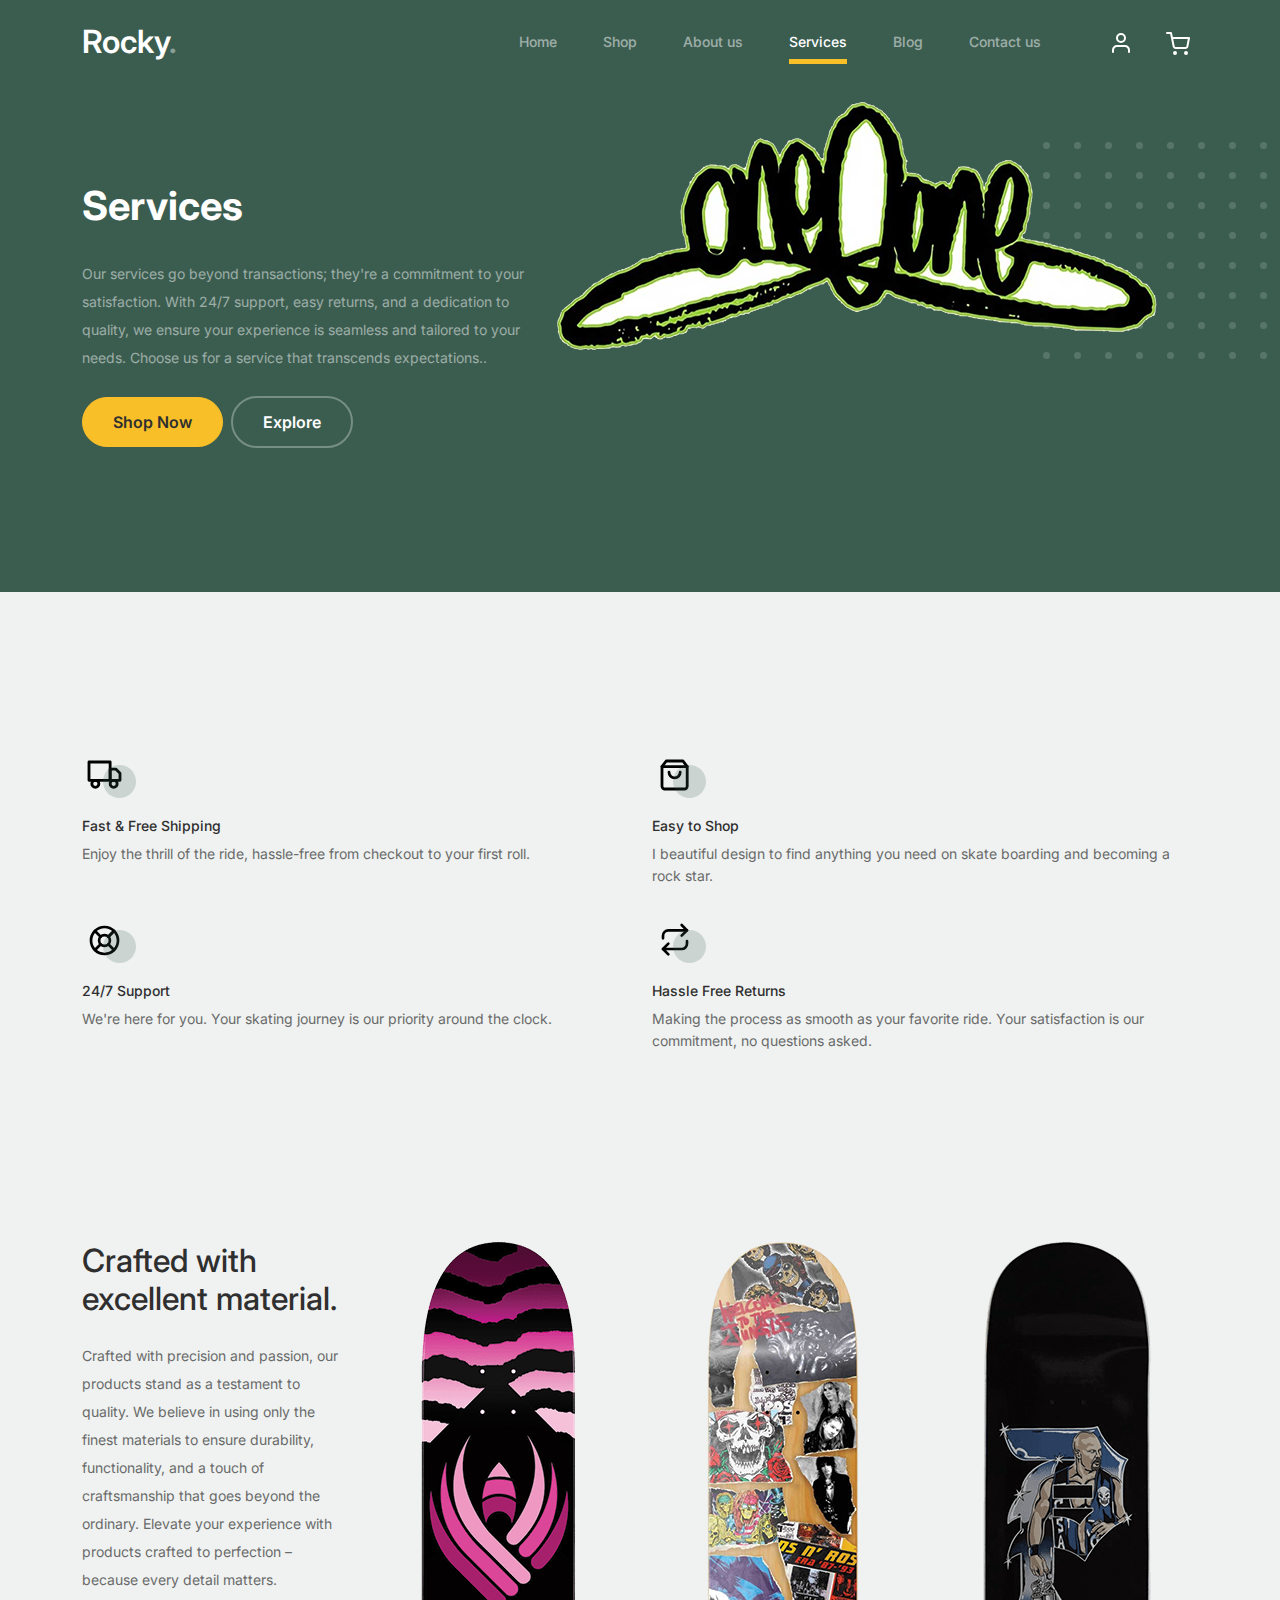
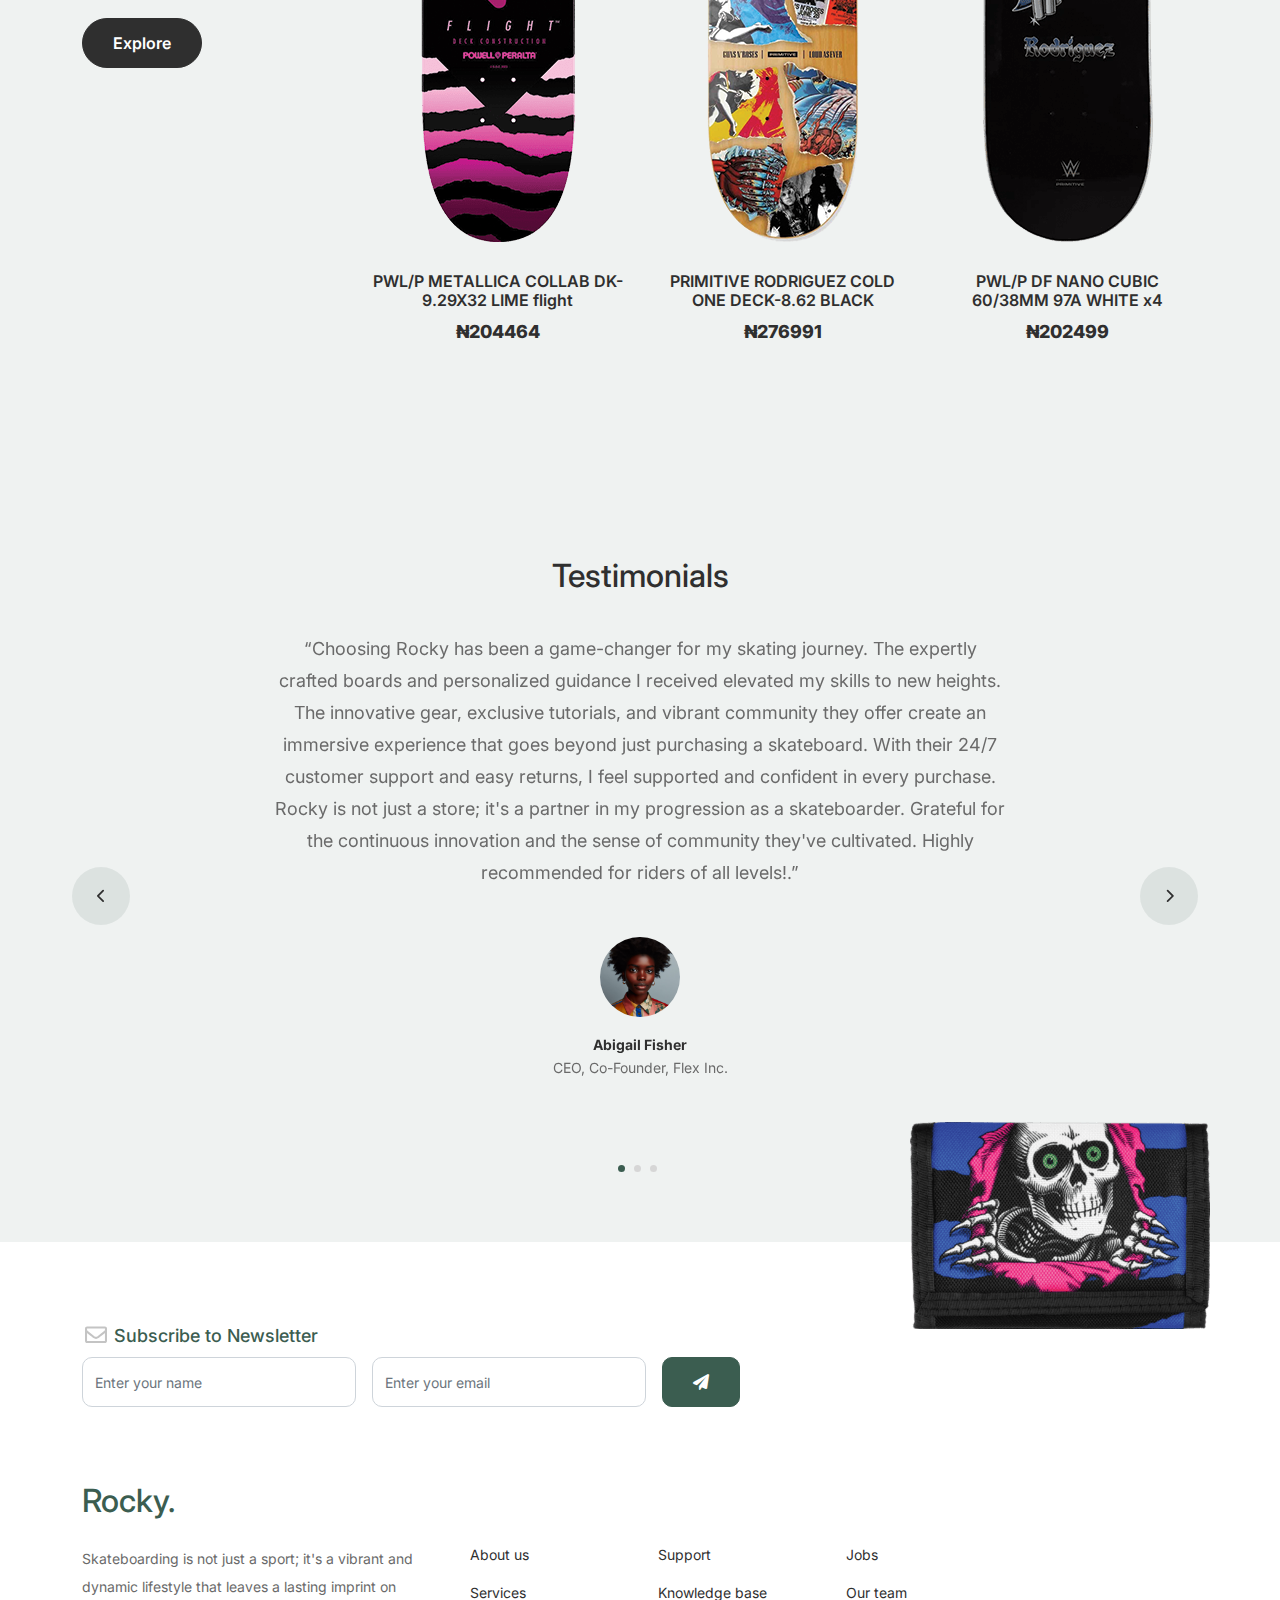
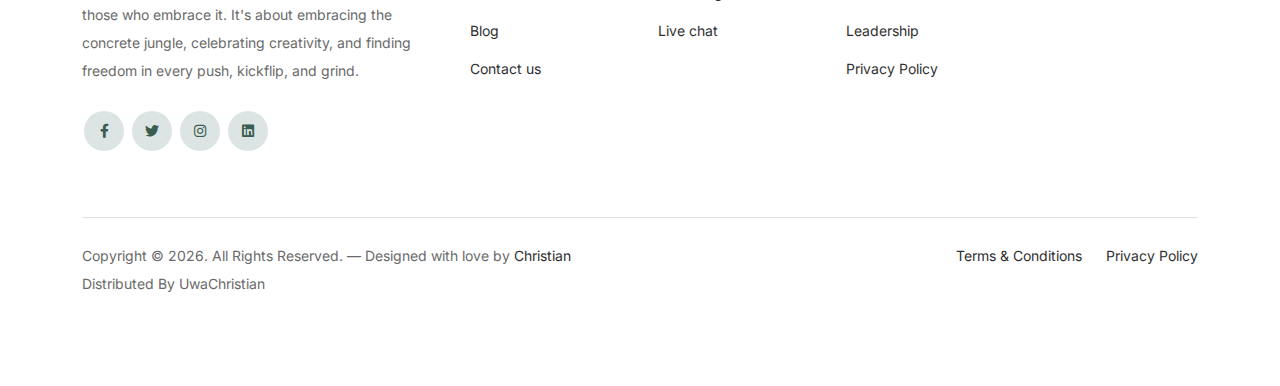
<file: services.html>
<!-- /*
* Bootstrap 5
* Template Name: Rocky
* Template Author: Christian.co
* Template URI: https://Christian.co/
* License: https://creativecommons.org/licenses/by/3.0/
*/ -->
<!doctype html>
<html lang="en">
<head>
  <meta charset="utf-8">
  <meta name="viewport" content="width=device-width, initial-scale=1, shrink-to-fit=no">
  <meta name="author" content="Christian.co">
  <link rel="shortcut icon" href="favicon.png">

  <meta name="description" content="" />
  <meta name="keywords" content="bootstrap, bootstrap4" />

		<!-- Bootstrap CSS -->
		<link href="css/bootstrap.min.css" rel="stylesheet">
		<link href="https://cdnjs.cloudflare.com/ajax/libs/font-awesome/6.0.0-beta3/css/all.min.css" rel="stylesheet">
		<link href="css/tiny-slider.css" rel="stylesheet">
		<link href="css/style.css" rel="stylesheet">
		<title>Rocky</title>
	</head>

	<body>

		<!-- Start Header/Navigation -->
		<nav class="custom-navbar navbar navbar navbar-expand-md navbar-dark bg-dark" arial-label="Rocky navigation bar">

			<div class="container">
				<a class="navbar-brand" href="index.html">Rocky<span>.</span></a>

				<button class="navbar-toggler" type="button" data-bs-toggle="collapse" data-bs-target="#navbarsRocky" aria-controls="navbarsRocky" aria-expanded="false" aria-label="Toggle navigation">
					<span class="navbar-toggler-icon"></span>
				</button>

				<div class="collapse navbar-collapse" id="navbarsRocky">
					<ul class="custom-navbar-nav navbar-nav ms-auto mb-2 mb-md-0">
						<li class="nav-item">
							<a class="nav-link" href="index.html">Home</a>
						</li>
						<li><a class="nav-link" href="shop.html">Shop</a></li>
						<li><a class="nav-link" href="about.html">About us</a></li>
						<li class="active"><a class="nav-link" href="services.html">Services</a></li>
						<li><a class="nav-link" href="blog.html">Blog</a></li>
						<li><a class="nav-link" href="contact.html">Contact us</a></li>
					</ul>

					<ul class="custom-navbar-cta navbar-nav mb-2 mb-md-0 ms-5">
						<li><a class="nav-link" href="#"><img src="images/user.svg"></a></li>
						<li><a class="nav-link" href="cart.html"><img src="images/cart.svg"></a></li>
					</ul>
				</div>
			</div>
				
		</nav>
		<!-- End Header/Navigation -->

		<!-- Start Hero Section -->
			<div class="hero">
				<div class="container">
					<div class="row justify-content-between">
						<div class="col-lg-5">
							<div class="intro-excerpt">
								<h1>Services</h1>
								<p class="mb-4">Our services go beyond transactions; they're a commitment to your satisfaction. With 24/7 support, easy returns, and a dedication to quality, we ensure your experience is seamless and tailored to your needs. Choose us for a service that transcends expectations..</p>
								<p><a href="shop.html" class="btn btn-secondary me-2">Shop Now</a><a href="shop.html" class="btn btn-white-outline">Explore</a></p>
							</div>
						</div>
						<div class="col-lg-7">
							<div class="hero-img-wrap">
								<img src="websoap/2DOOO0INFINITY0.png" class="img-fluid">
							</div>
						</div>
					</div>
				</div>
			</div>
		<!-- End Hero Section -->

		

		<!-- Start Why Choose Us Section -->
		<div class="why-choose-section">
			<div class="container">
				
				
				<div class="row my-5">
					<div class="col-6 col-md-6">
						<div class="feature">
							<div class="icon">
								<img src="images/truck.svg" alt="Image" class="imf-fluid">
							</div>
							<h3>Fast &amp; Free Shipping</h3>
							<p>Enjoy the thrill of the ride, hassle-free from checkout
								to your first roll.</p>
						</div>
					</div>
				
					<div class="col-6 col-md-6">
						<div class="feature">
							<div class="icon">
								<img src="images/bag.svg" alt="Image" class="imf-fluid">
							</div>
							<h3>Easy to Shop</h3>
							<p>I beautiful design to find anything you need on skate boarding and becoming a rock star.</p>
						</div>
					</div>
				
					<div class="col-6 col-md-6">
						<div class="feature">
							<div class="icon">
								<img src="images/support.svg" alt="Image" class="imf-fluid">
							</div>
							<h3>24/7 Support</h3>
							<p>We're here for you. Your skating journey is our priority around
								the clock.</p>
						</div>
					</div>
				
					<div class="col-6 col-md-6">
						<div class="feature">
							<div class="icon">
								<img src="images/return.svg" alt="Image" class="imf-fluid">
							</div>
							<h3>Hassle Free Returns</h3>
							<p>Making the process as smooth as your favorite ride. Your satisfaction is our commitment, no questions
								asked.</p>
						</div>
					</div>
				
				</div>
			
			</div>
		</div>
		<!-- End Why Choose Us Section -->

		<!-- Start Product Section -->
		<div class="product-section pt-0">
			<div class="container">
				<div class="row">

					<!-- Start Column 1 -->
					<div class="col-md-12 col-lg-3 mb-5 mb-lg-0">
						<h2 class="mb-4 section-title">Crafted with excellent material.</h2>
						<p class="mb-4">Crafted with precision and passion, our products stand as a testament to quality. We believe in using only the finest materials to ensure durability, functionality, and a touch of craftsmanship that goes beyond the ordinary. Elevate your experience with products crafted to perfection – because every detail matters. </p>
						<p><a href="shop.html" class="btn">Explore</a></p>
					</div> 
					<!-- End Column 1 -->

					<!-- Start Column 2 -->
					<div class="col-12 col-md-4 col-lg-3 mb-5 mb-md-0">
						<a class="product-item" href="#">
							<img src="websoap/1dpor0safar80kp.jpg" class="img-fluid product-thumbnail">
							<h3 class="product-title">PWL/P METALLICA COLLAB DK-9.29X32 LIME flight</h3>
							<strong class="product-price">₦204464</strong>

							<span class="icon-cross">
								<img src="images/cross.svg" class="img-fluid">
							</span>
						</a>
					</div> 
					<!-- End Column 2 -->

					<!-- Start Column 3 -->
					<div class="col-12 col-md-4 col-lg-3 mb-5 mb-md-0">
						<a class="product-item" href="#">
							<img src="websoap/1dptv0sunset820.jpg" class="img-fluid product-thumbnail">
							<h3 class="product-title">PRIMITIVE RODRIGUEZ COLD ONE DECK-8.62 BLACK</h3>
							<strong class="product-price">₦276991</strong>

							<span class="icon-cross">
								<img src="images/cross.svg" class="img-fluid">
							</span>
						</a>
					</div>
					<!-- End Column 3 -->

					<!-- Start Column 4 -->
					<div class="col-12 col-md-4 col-lg-3 mb-5 mb-md-0">
						<a class="product-item" href="#">
							<img src="websoap/1dptvrodcol86kk.jpg" class="img-fluid product-thumbnail">
							<h3 class="product-title">PWL/P DF NANO CUBIC 60/38MM 97A WHITE x4</h3>
							<strong class="product-price">₦202499</strong>

							<span class="icon-cross">
								<img src="images/cross.svg" class="img-fluid">
							</span>
						</a>
					</div>
					<!-- End Column 4 -->

				</div>
			</div>
		</div>
		<!-- End Product Section -->

		

		<!-- Start Testimonial Slider -->
		<div class="testimonial-section">
			<div class="container">
				<div class="row">
					<div class="col-lg-7 mx-auto text-center">
						<h2 class="section-title">Testimonials</h2>
					</div>
				</div>
		
				<div class="row justify-content-center">
					<div class="col-lg-12">
						<div class="testimonial-slider-wrap text-center">
		
							<div id="testimonial-nav">
								<span class="prev" data-controls="prev"><span class="fa fa-chevron-left"></span></span>
								<span class="next" data-controls="next"><span class="fa fa-chevron-right"></span></span>
							</div>
		
							<div class="testimonial-slider">
		
								<div class="item">
									<div class="row justify-content-center">
										<div class="col-lg-8 mx-auto">
		
											<div class="testimonial-block text-center">
												<blockquote class="mb-5">
													<p>&ldquo;Choosing Rocky has been a game-changer for my skating journey. The
														expertly crafted boards and personalized guidance I received elevated my
														skills to new heights. The innovative gear, exclusive tutorials, and
														vibrant community they offer create an immersive experience that goes
														beyond just purchasing a skateboard. With their 24/7 customer support
														and easy returns, I feel supported and confident in every purchase.
														Rocky is not just a store; it's a partner in my progression as a
														skateboarder. Grateful for the continuous innovation and the sense of
														community they've
														cultivated. Highly recommended for riders of all levels!.&rdquo;</p>
												</blockquote>
												<div class="author-info">
													<div class="author-pic">
														<img src="images/p_1.jpeg" alt="Abigail Fisher" class="img-fluid">
													</div>
													<h3 class="font-weight-bold">Abigail Fisher</h3>
													<span class="position d-block mb-3">CEO, Co-Founder, Flex Inc.</span>
												</div>
											</div>
		
										</div>
									</div>
								</div>
								<!-- END item -->
		
								<div class="item">
									<div class="row justify-content-center">
										<div class="col-lg-8 mx-auto">
		
											<div class="testimonial-block text-center">
												<blockquote class="mb-5">
													<p>&ldquo;Discovering Rocky has truly transformed my skateboarding
														experience. The quality of their boards is unmatched, providing a smooth
														and responsive ride that has significantly enhanced my skills. The
														personalized guidance from their knowledgeable team helped me find the
														perfect setup tailored to my preferences. What sets them apart is not
														just the gear but the sense of community they've fostered. The exclusive
														tutorials and continuous innovation have kept me inspired and motivated.
														With their easy returns and 24/7 customer support, I feel confident in
														every purchase. Rocky is not just a store; it's a haven for skateboard
														enthusiasts like me, a place where my passion is not only understood but
														celebrated. Grateful to be part of the Rocky family!.&rdquo;</p>
												</blockquote>
		
												<div class="author-info">
													<div class="author-pic">
														<img src="images/p_2.jpeg" alt="Mary Fill" class="img-fluid">
													</div>
													<h3 class="font-weight-bold">Mary Fill</h3>
													<span class="position d-block mb-3">Skater.</span>
												</div>
											</div>
		
										</div>
									</div>
								</div>
								<!-- END item -->
		
								<div class="item">
									<div class="row justify-content-center">
										<div class="col-lg-8 mx-auto">
		
											<div class="testimonial-block text-center">
												<blockquote class="mb-5">
													<p>&ldquo;Choosing Rocky was a pivotal moment in my skateboarding journey.
														The craftsmanship of their boards is exceptional, providing a ride
														that's not just a sport but an art. The personalized attention and
														guidance I received from their team made all the difference in finding
														the perfect setup for my style. The innovative gear they offer keeps me
														on the cutting edge of the skating scene. What truly sets Rocky apart is
														the sense of community. The camaraderie among fellow riders, coupled
														with exclusive tutorials, has accelerated my learning curve. The
														continuous support from their 24/7 customer service and the flexibility
														of easy returns give me the confidence to explore and experiment with
														different setups.&rdquo;</p>
												</blockquote>
		
												<div class="author-info">
													<div class="author-pic">
														<img src="images/p_3.jpeg" alt="Kelly Fi" class="img-fluid">
													</div>
													<h3 class="font-weight-bold">Kelly Fi</h3>
													<span class="position d-block mb-3">Influencer.</span>
												</div>
											</div>
		
										</div>
									</div>
								</div>
								<!-- END item -->
		
							</div>
		
						</div>
					</div>
				</div>
			</div>
		</div>
		<!-- End Testimonial Slider -->

		

		<!-- Start Footer Section -->
		<footer class="footer-section">
			<div class="container relative">
		
				<div class="sofa-img">
					<img src="websoap/5epor0riprblkbp.jpg" alt="Image" class="img-fluid">
				</div>
		
				<div class="row">
					<div class="col-lg-8">
						<div class="subscription-form">
							<h3 class="d-flex align-items-center"><span class="me-1"><img src="images/envelope-outline.svg"
										alt="Image" class="img-fluid"></span><span>Subscribe to Newsletter</span></h3>
		
							<form action="#" class="row g-3">
								<div class="col-auto">
									<input type="text" class="form-control" placeholder="Enter your name">
								</div>
								<div class="col-auto">
									<input type="email" class="form-control" placeholder="Enter your email">
								</div>
								<div class="col-auto">
									<button class="btn btn-primary">
										<span class="fa fa-paper-plane"></span>
									</button>
								</div>
							</form>
		
						</div>
					</div>
				</div>
		
				<div class="row g-5 mb-5">
					<div class="col-lg-4">
						<div class="mb-4 footer-logo-wrap"><a href="about.html" class="footer-logo">Rocky<span>.</span></a>
						</div>
						<p class="mb-4">Skateboarding is not just a sport; it's a vibrant and dynamic lifestyle that leaves a
							lasting imprint on those who embrace it. It's about embracing the concrete jungle, celebrating
							creativity, and finding freedom in every push, kickflip, and grind.</p>
		
						<ul class="list-unstyled custom-social">
							<li><a href="contact.html"><span class="fa fa-brands fa-facebook-f"></span></a></li>
							<li><a href="contact.html"><span class="fa fa-brands fa-twitter"></span></a></li>
							<li><a href="contact.html"><span class="fa fa-brands fa-instagram"></span></a></li>
							<li><a href="contact.html"><span class="fa fa-brands fa-linkedin"></span></a></li>
						</ul>
					</div>
		
					<div class="col-lg-8">
						<div class="row links-wrap">
							<div class="col-6 col-sm-6 col-md-3">
								<ul class="list-unstyled">
									<li><a href="about.html">About us</a></li>
									<li><a href="services.html">Services</a></li>
									<li><a href="blog.html">Blog</a></li>
									<li><a href="contact.html">Contact us</a></li>
								</ul>
							</div>
		
							<div class="col-6 col-sm-6 col-md-3">
								<ul class="list-unstyled">
									<li><a href="contact.html">Support</a></li>
									<li><a href="blog.html">Knowledge base</a></li>
									<li><a href="contact.html">Live chat</a></li>
								</ul>
							</div>
		
							<div class="col-6 col-sm-6 col-md-3">
								<ul class="list-unstyled">
									<li><a href="contact.html">Jobs</a></li>
									<li><a href="services.html">Our team</a></li>
									<li><a href="services.html">Leadership</a></li>
									<li><a href="services.html">Privacy Policy</a></li>
								</ul>
							</div>
						</div>
					</div>
		
				</div>
		
				<div class="border-top copyright">
					<div class="row pt-4">
						<div class="col-lg-6">
							<p class="mb-2 text-center text-lg-start">Copyright &copy;
								<script>document.write(new Date().getFullYear());</script>. All Rights Reserved. &mdash;
								Designed with love by <a href="#">Christian</a> Distributed By <a
									hreff="https://www.linkedin.com/in/christianuwa">UwaChristian</a>
							</p>
						</div>
		
						<div class="col-lg-6 text-center text-lg-end">
							<ul class="list-unstyled d-inline-flex ms-auto">
								<li class="me-4"><a href="#">Terms &amp; Conditions</a></li>
								<li><a href="#">Privacy Policy</a></li>
							</ul>
						</div>
		
					</div>
				</div>
		
			</div>
		</footer>
		<!-- End Footer Section -->


		<script src="js/bootstrap.bundle.min.js"></script>
		<script src="js/tiny-slider.js"></script>
		<script src="js/custom.js"></script>
	</body>

</html>
</file>
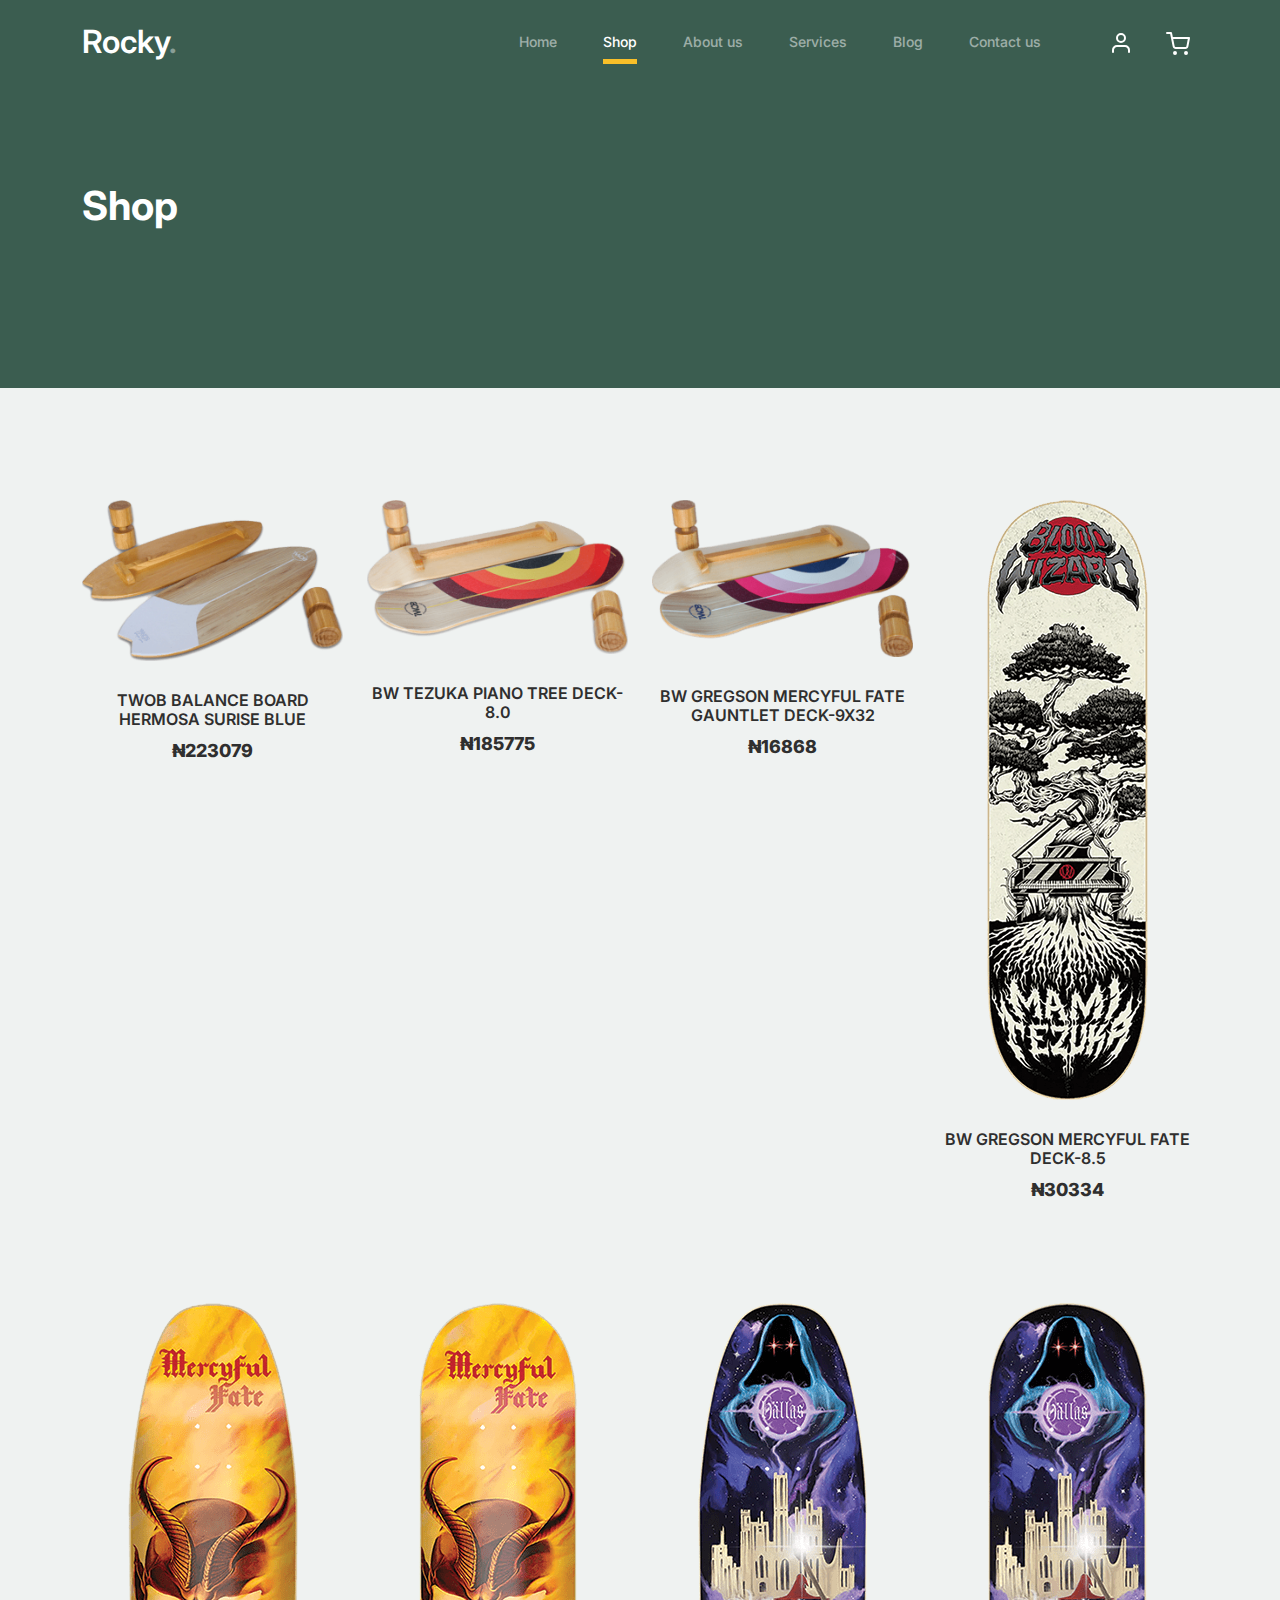
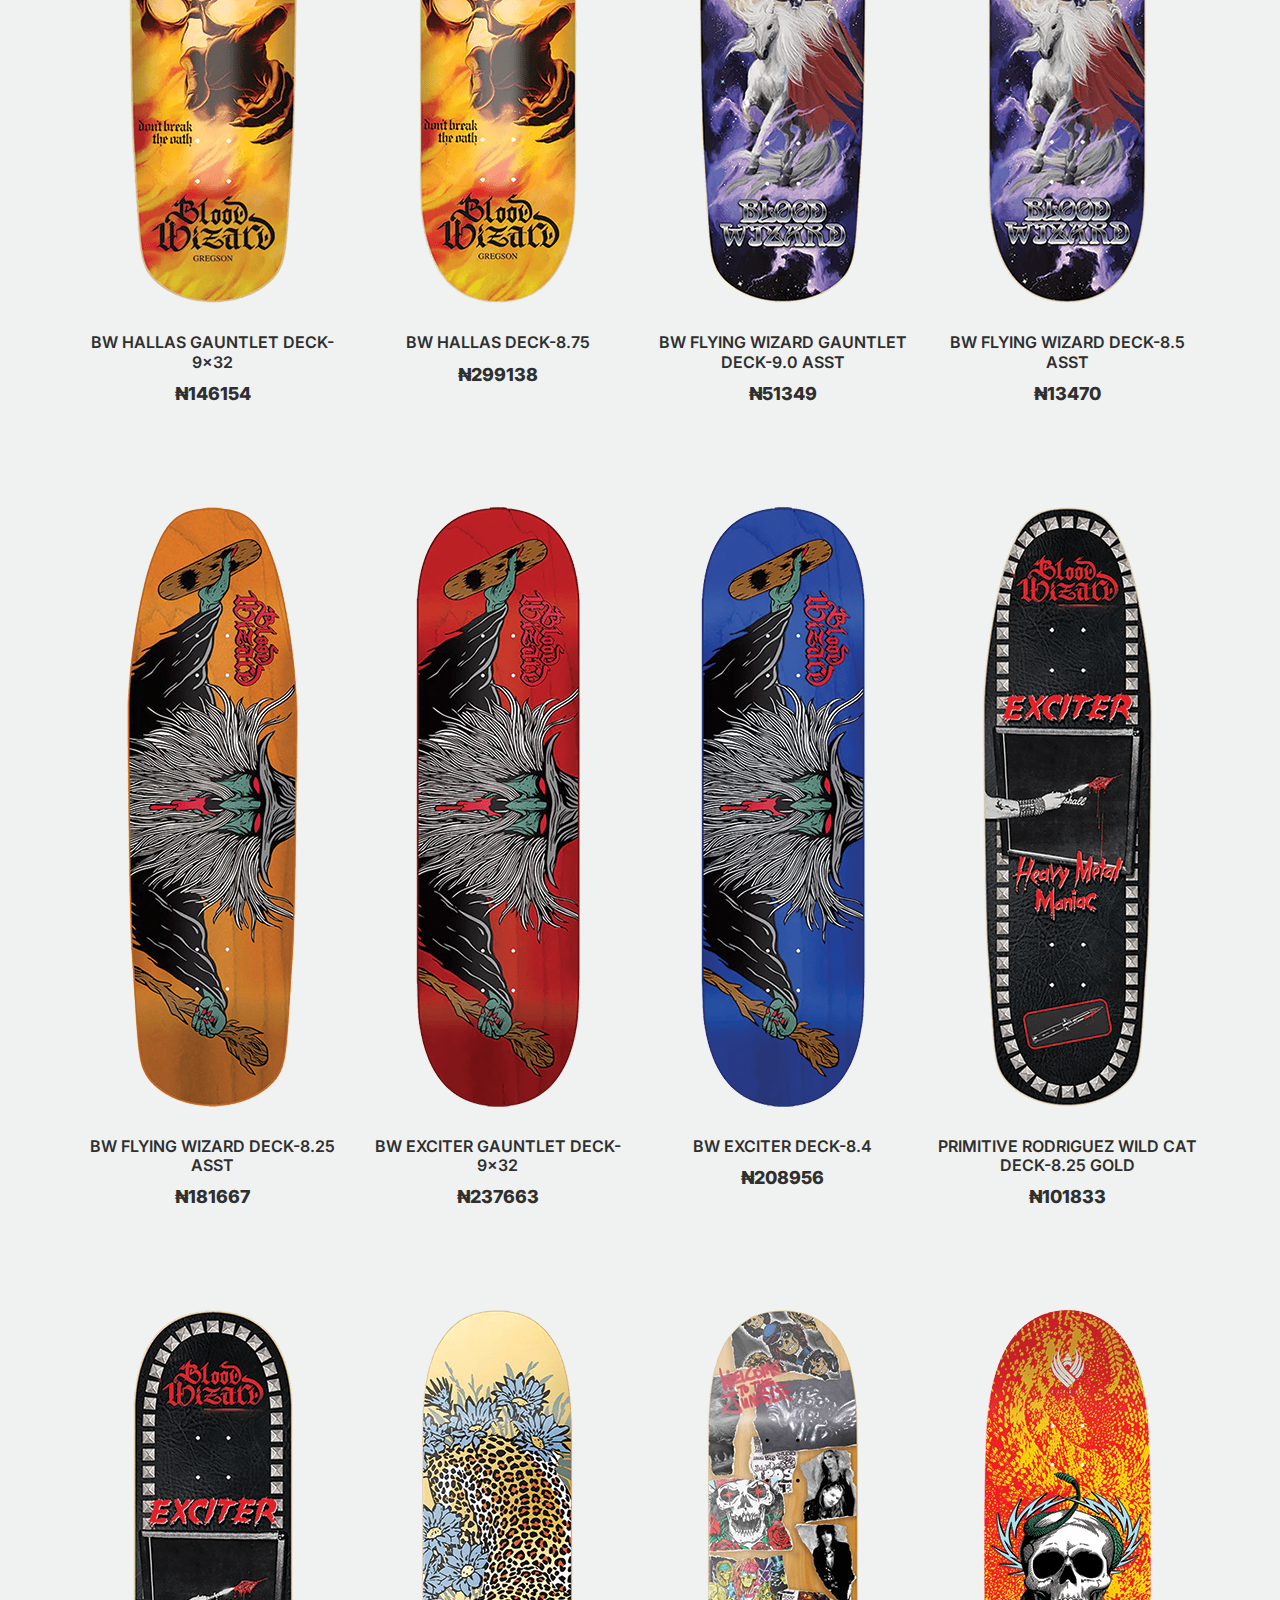
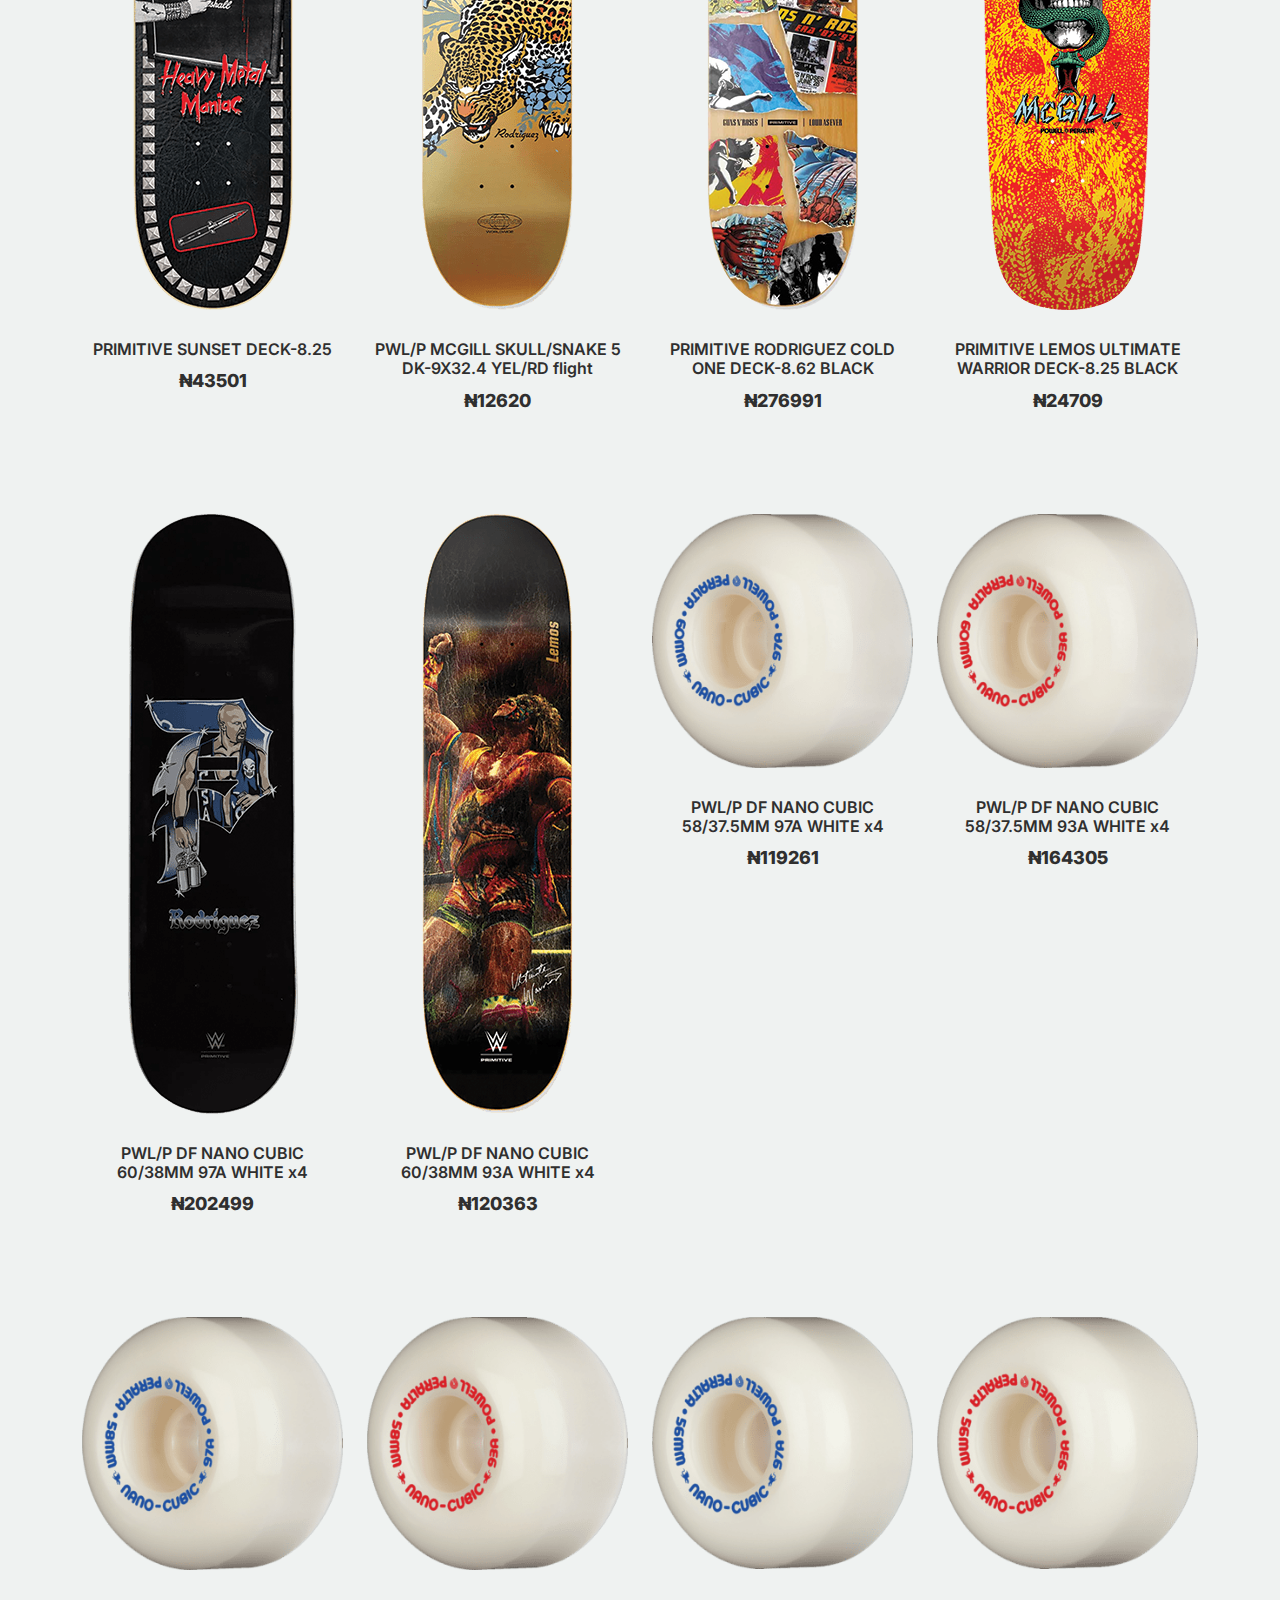
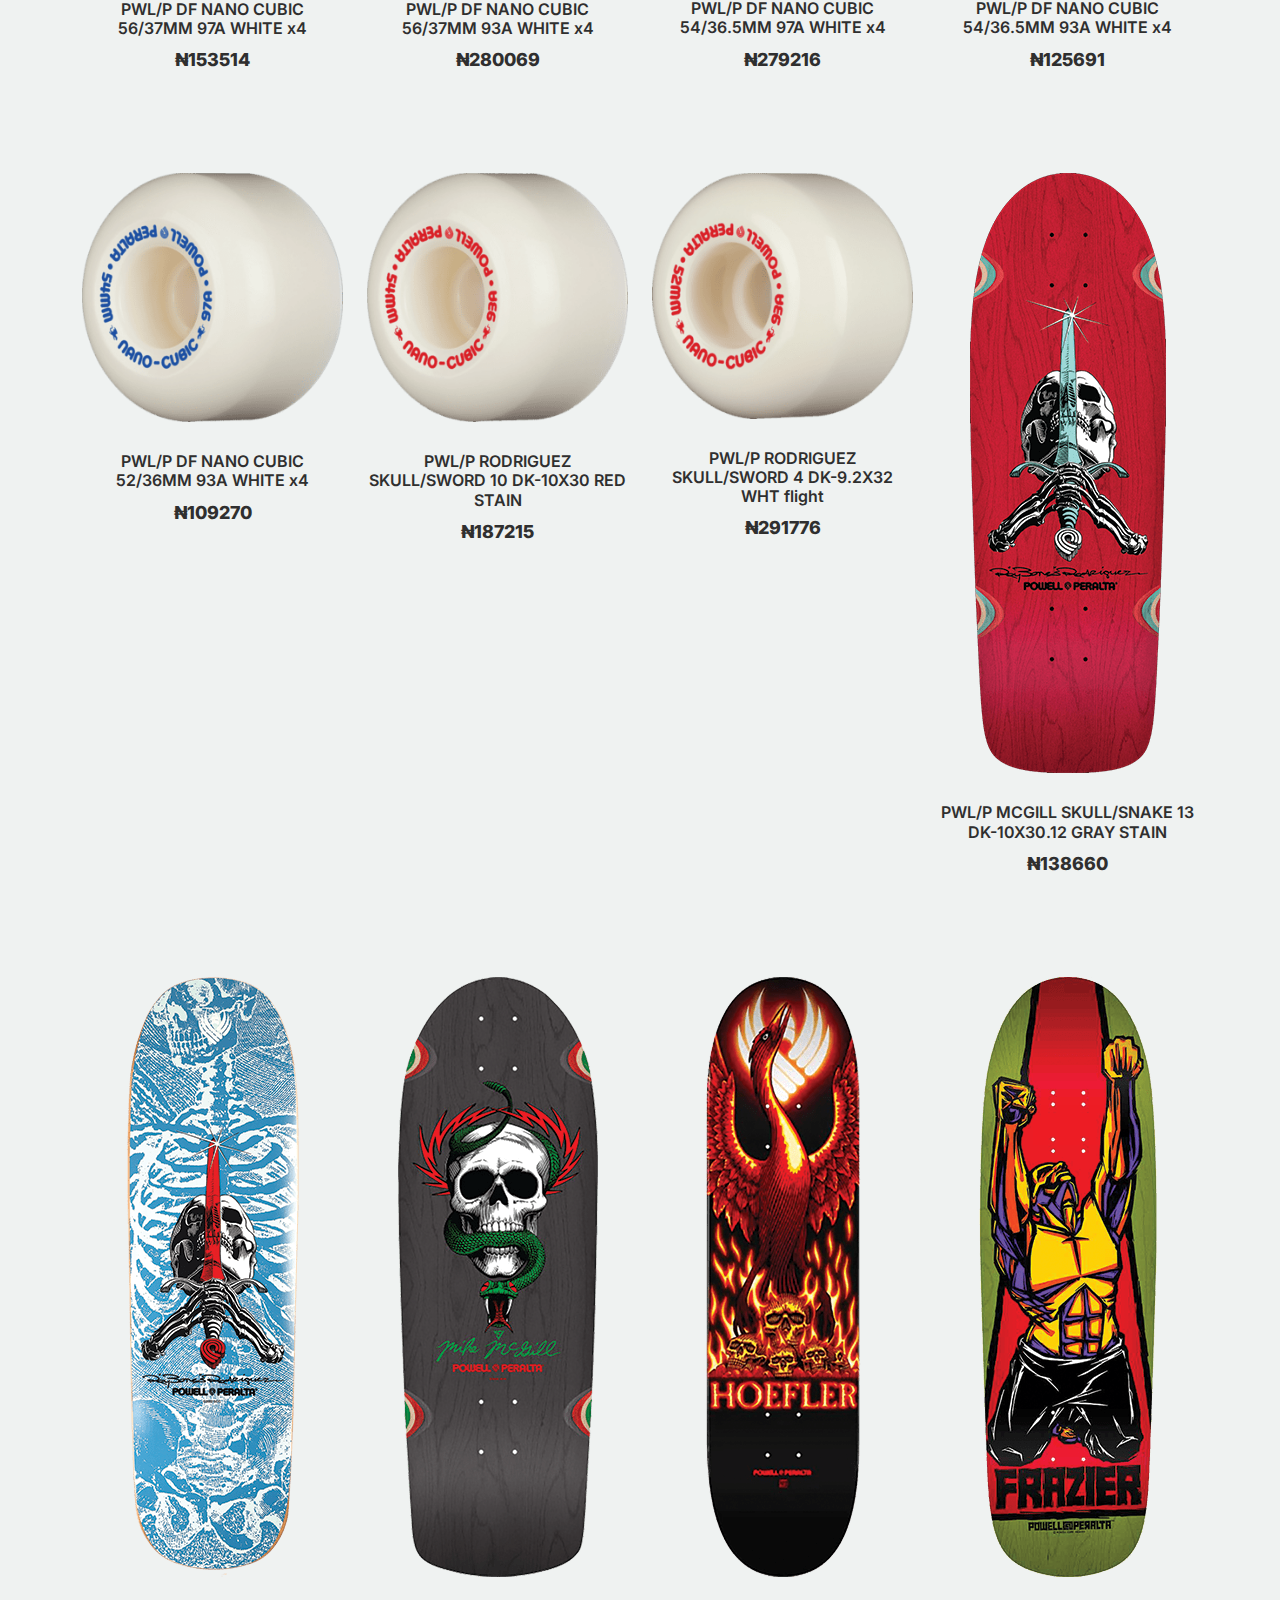
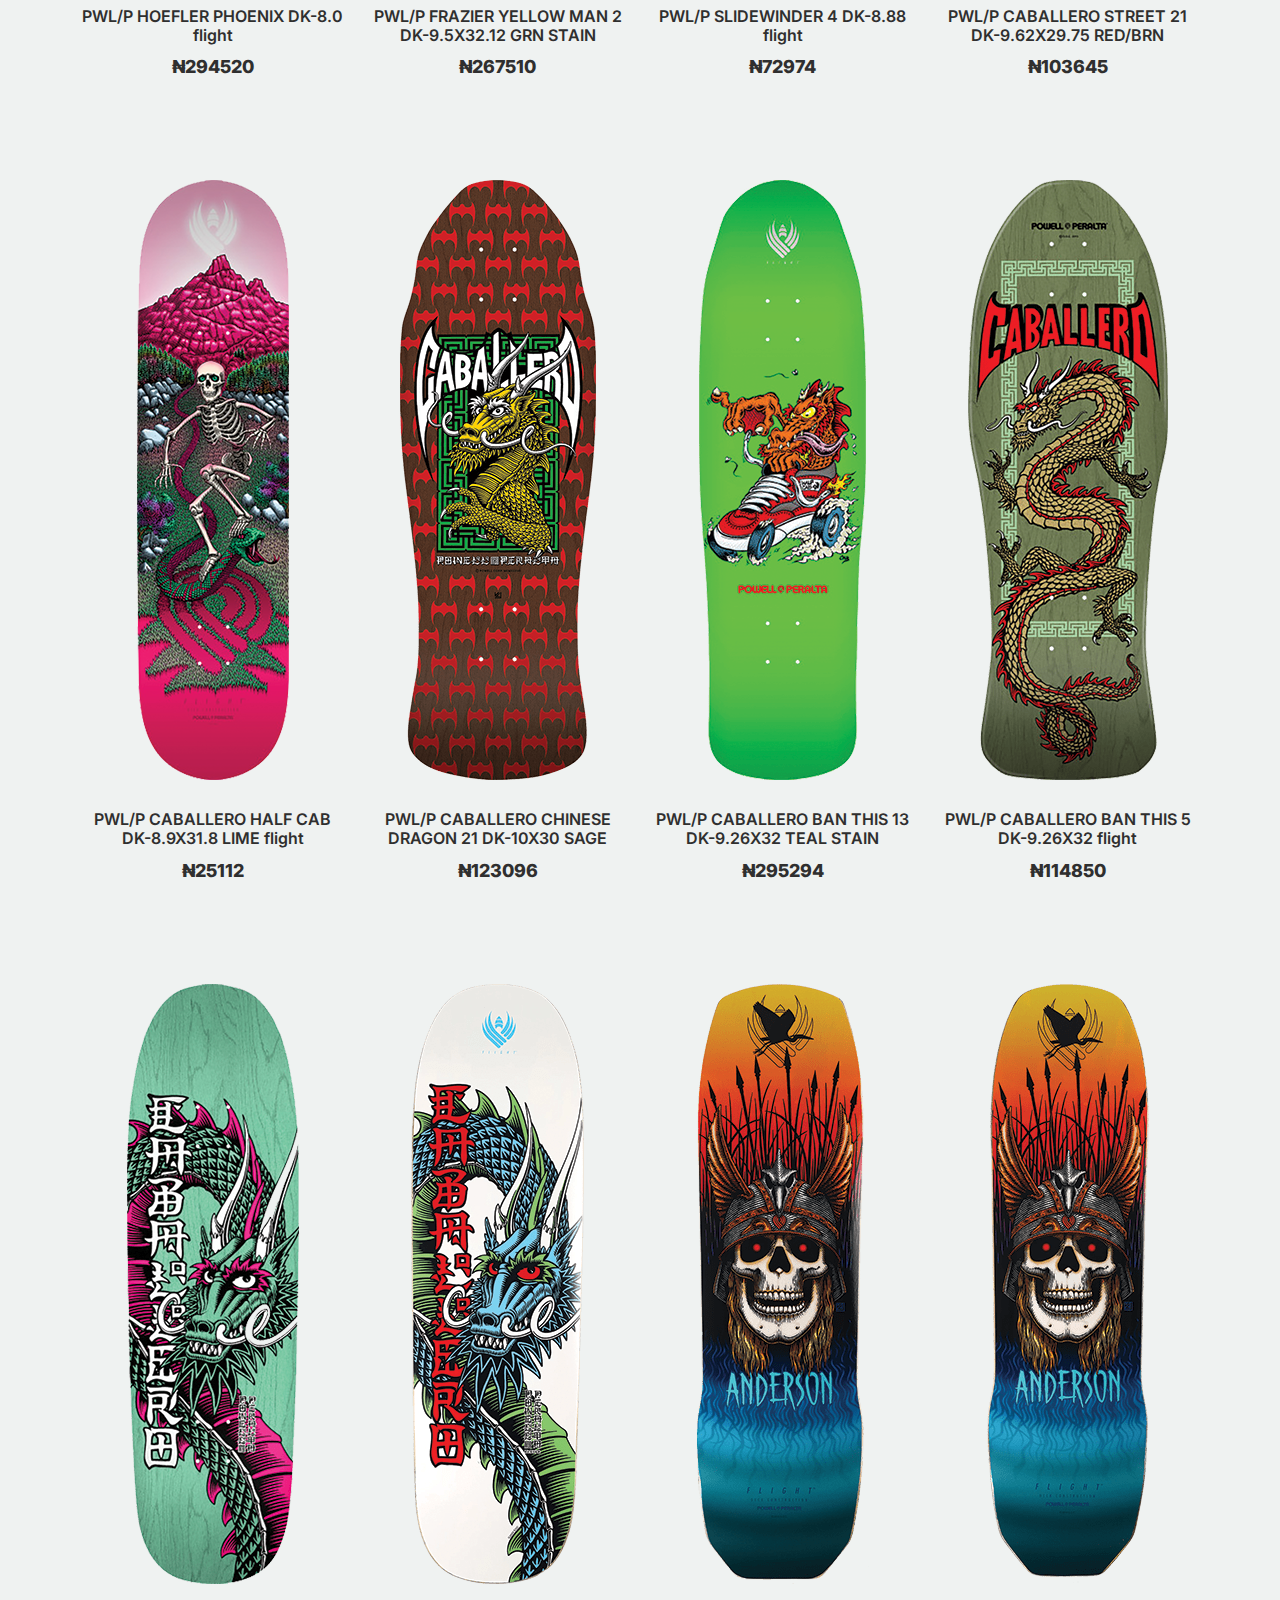
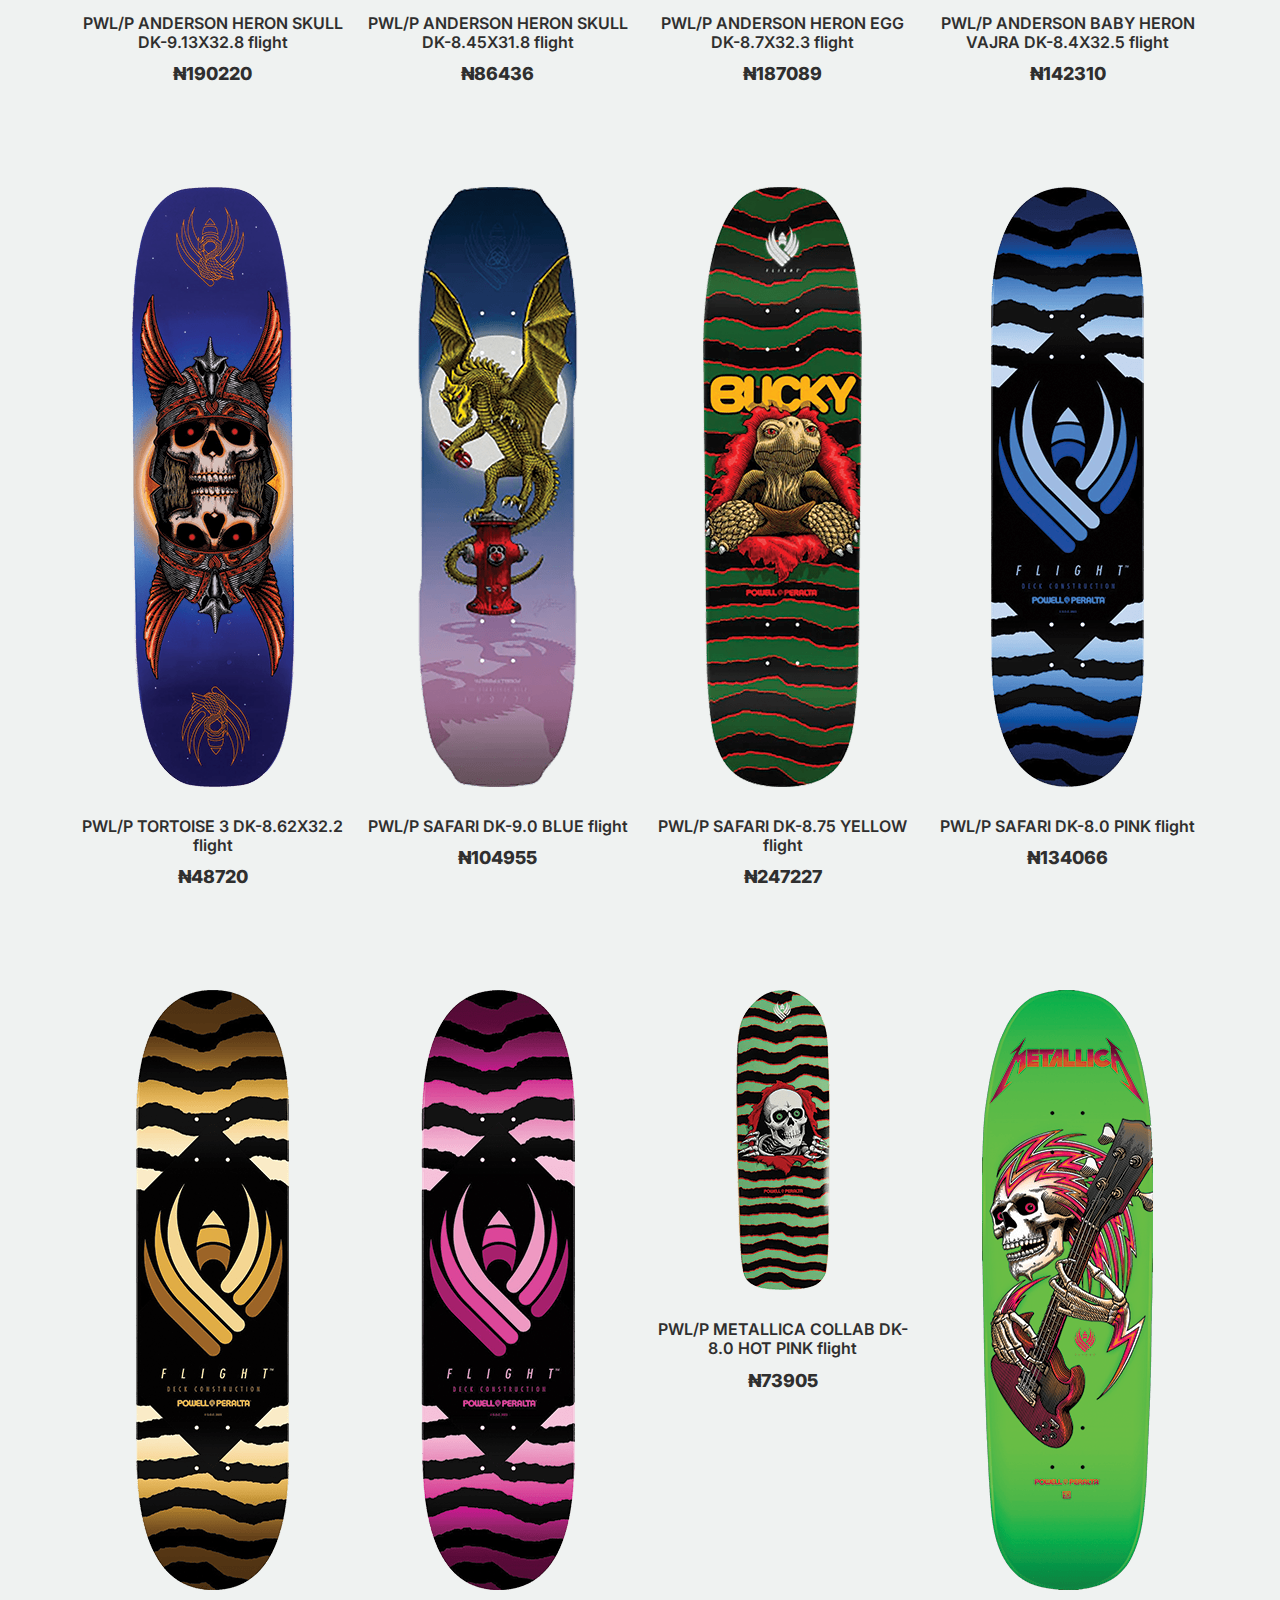
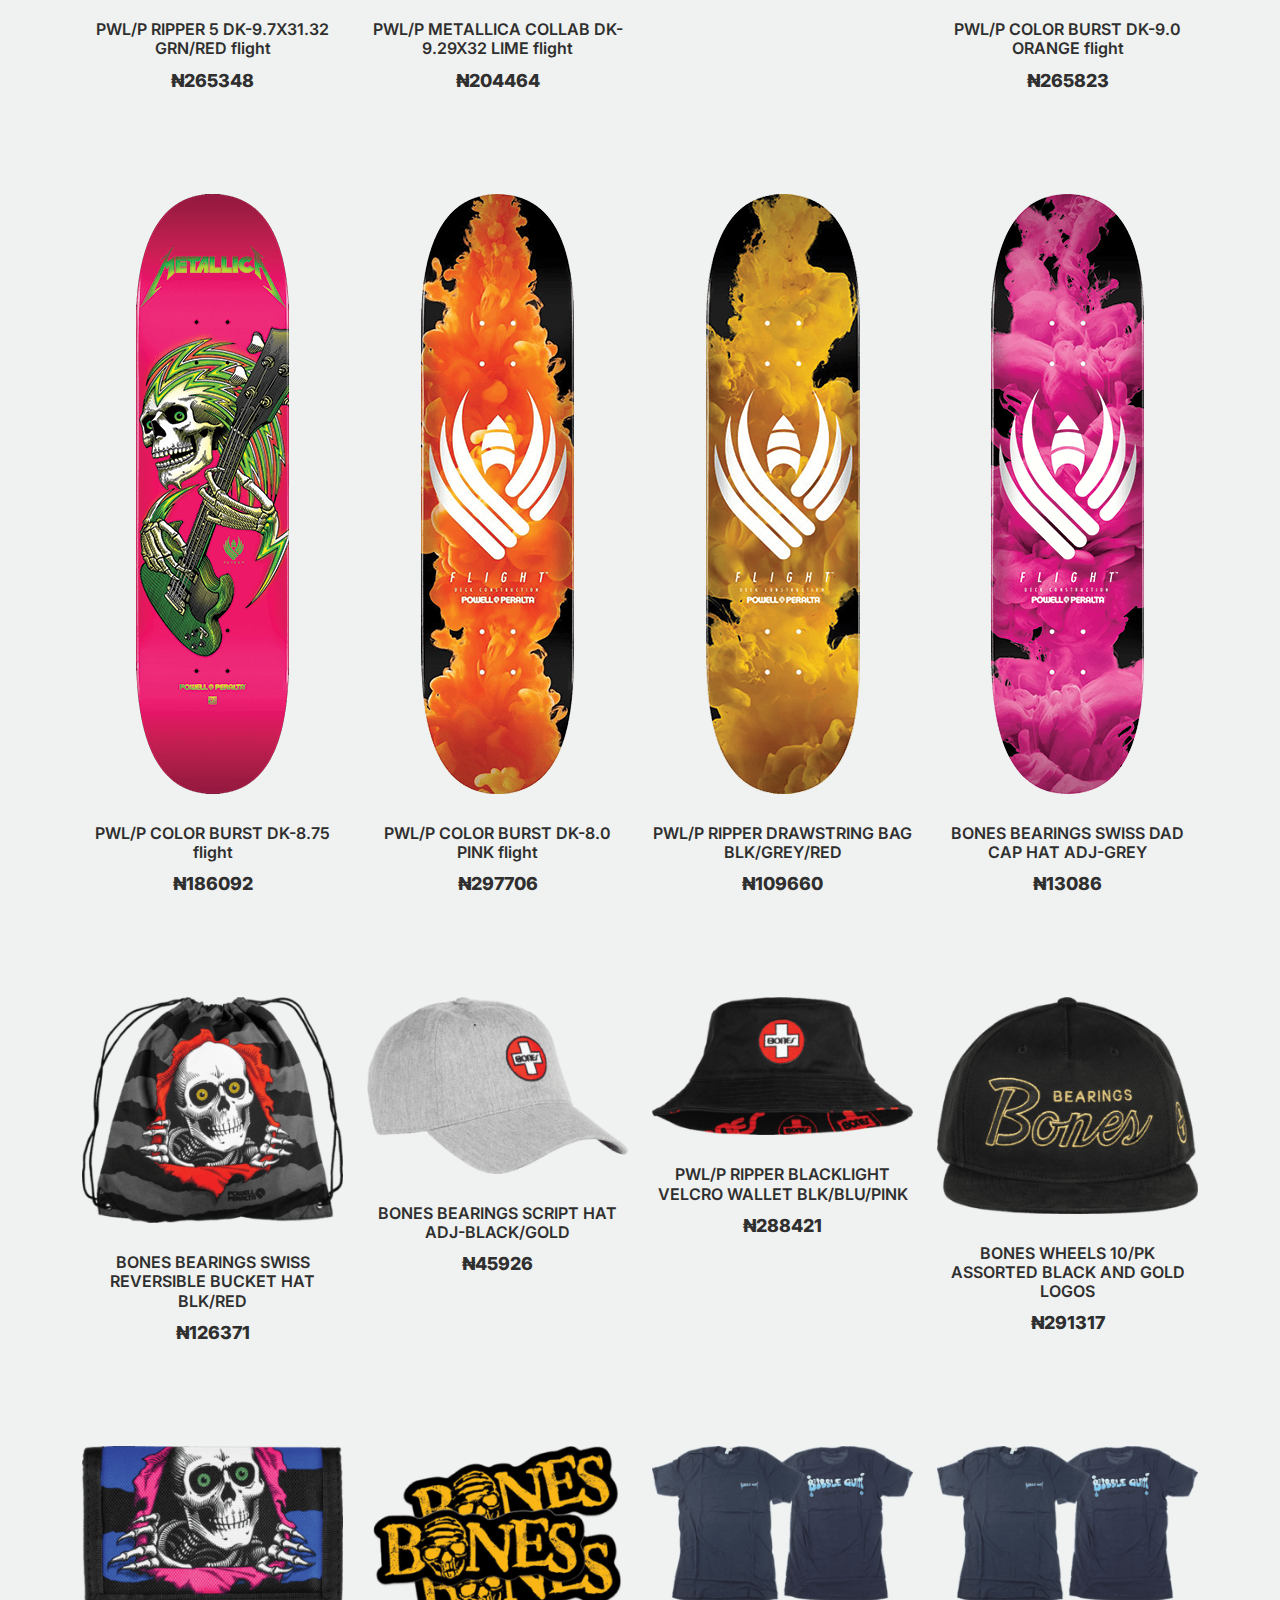
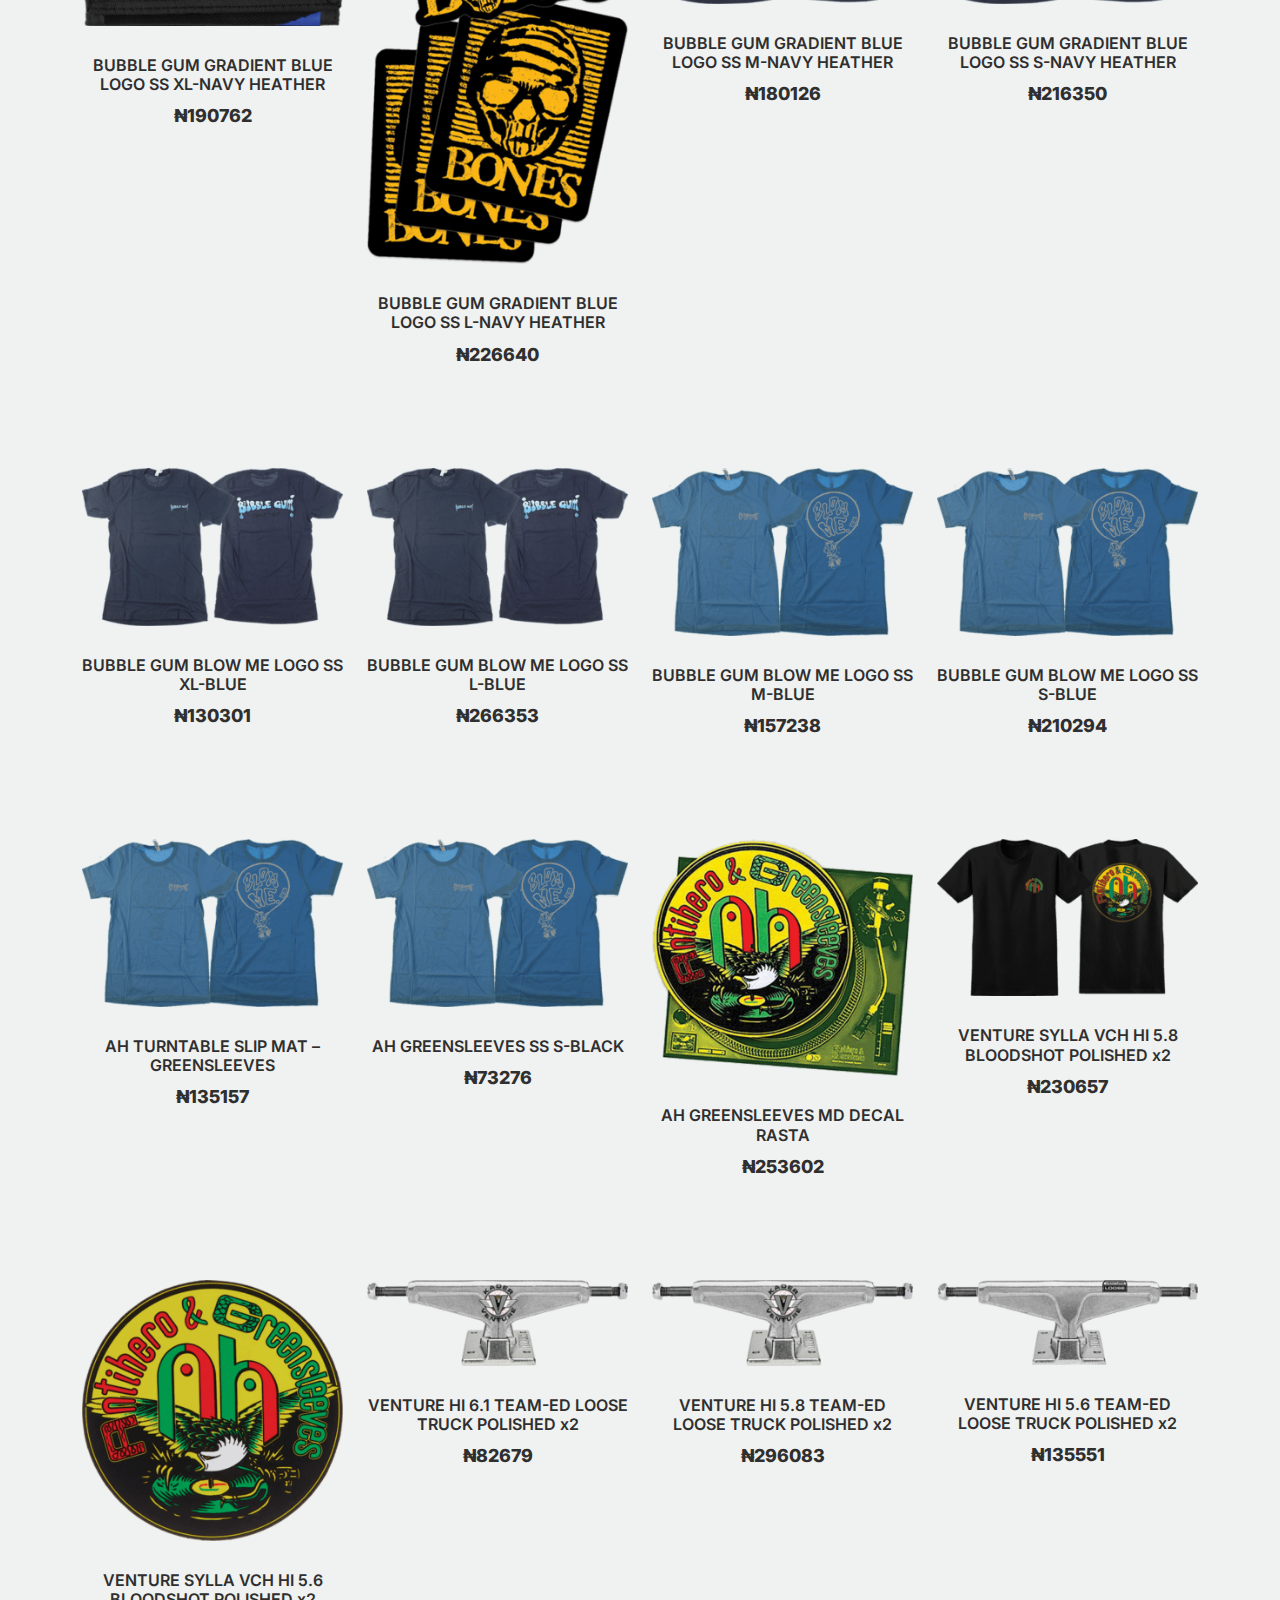
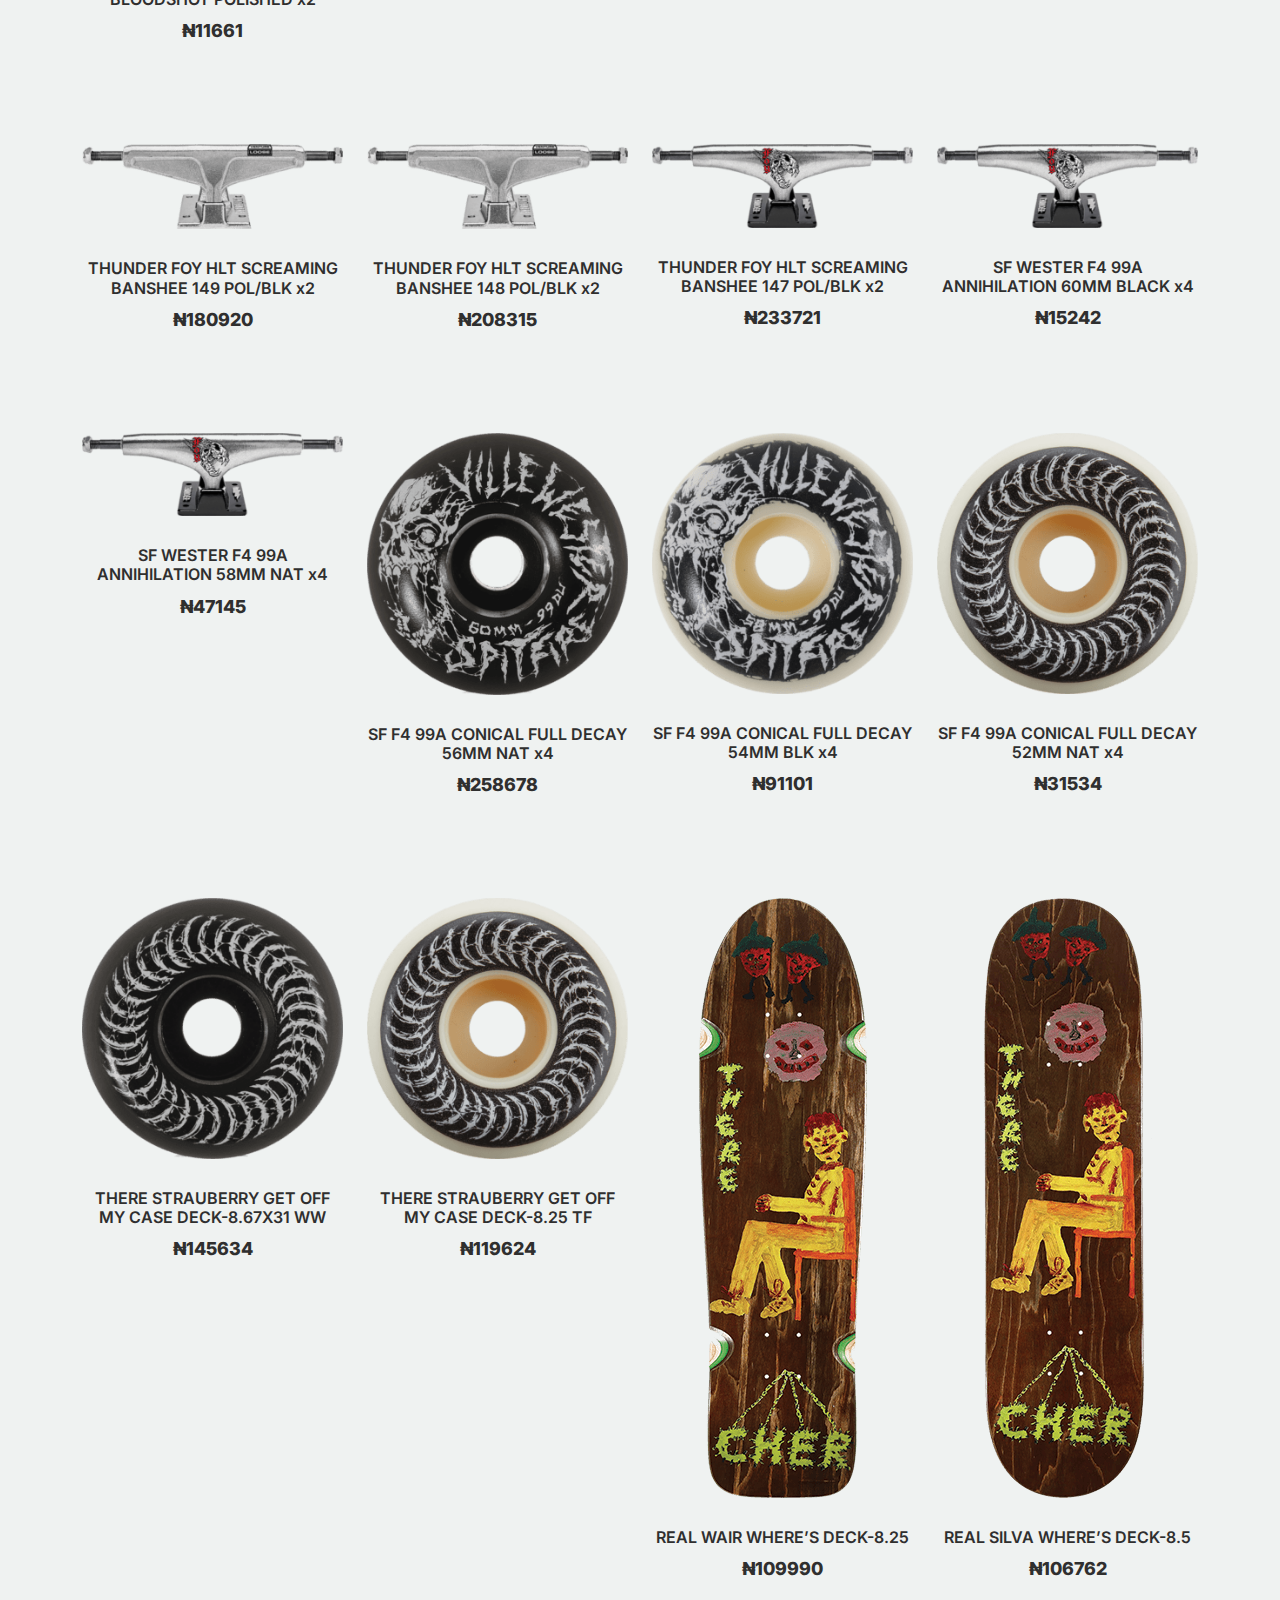
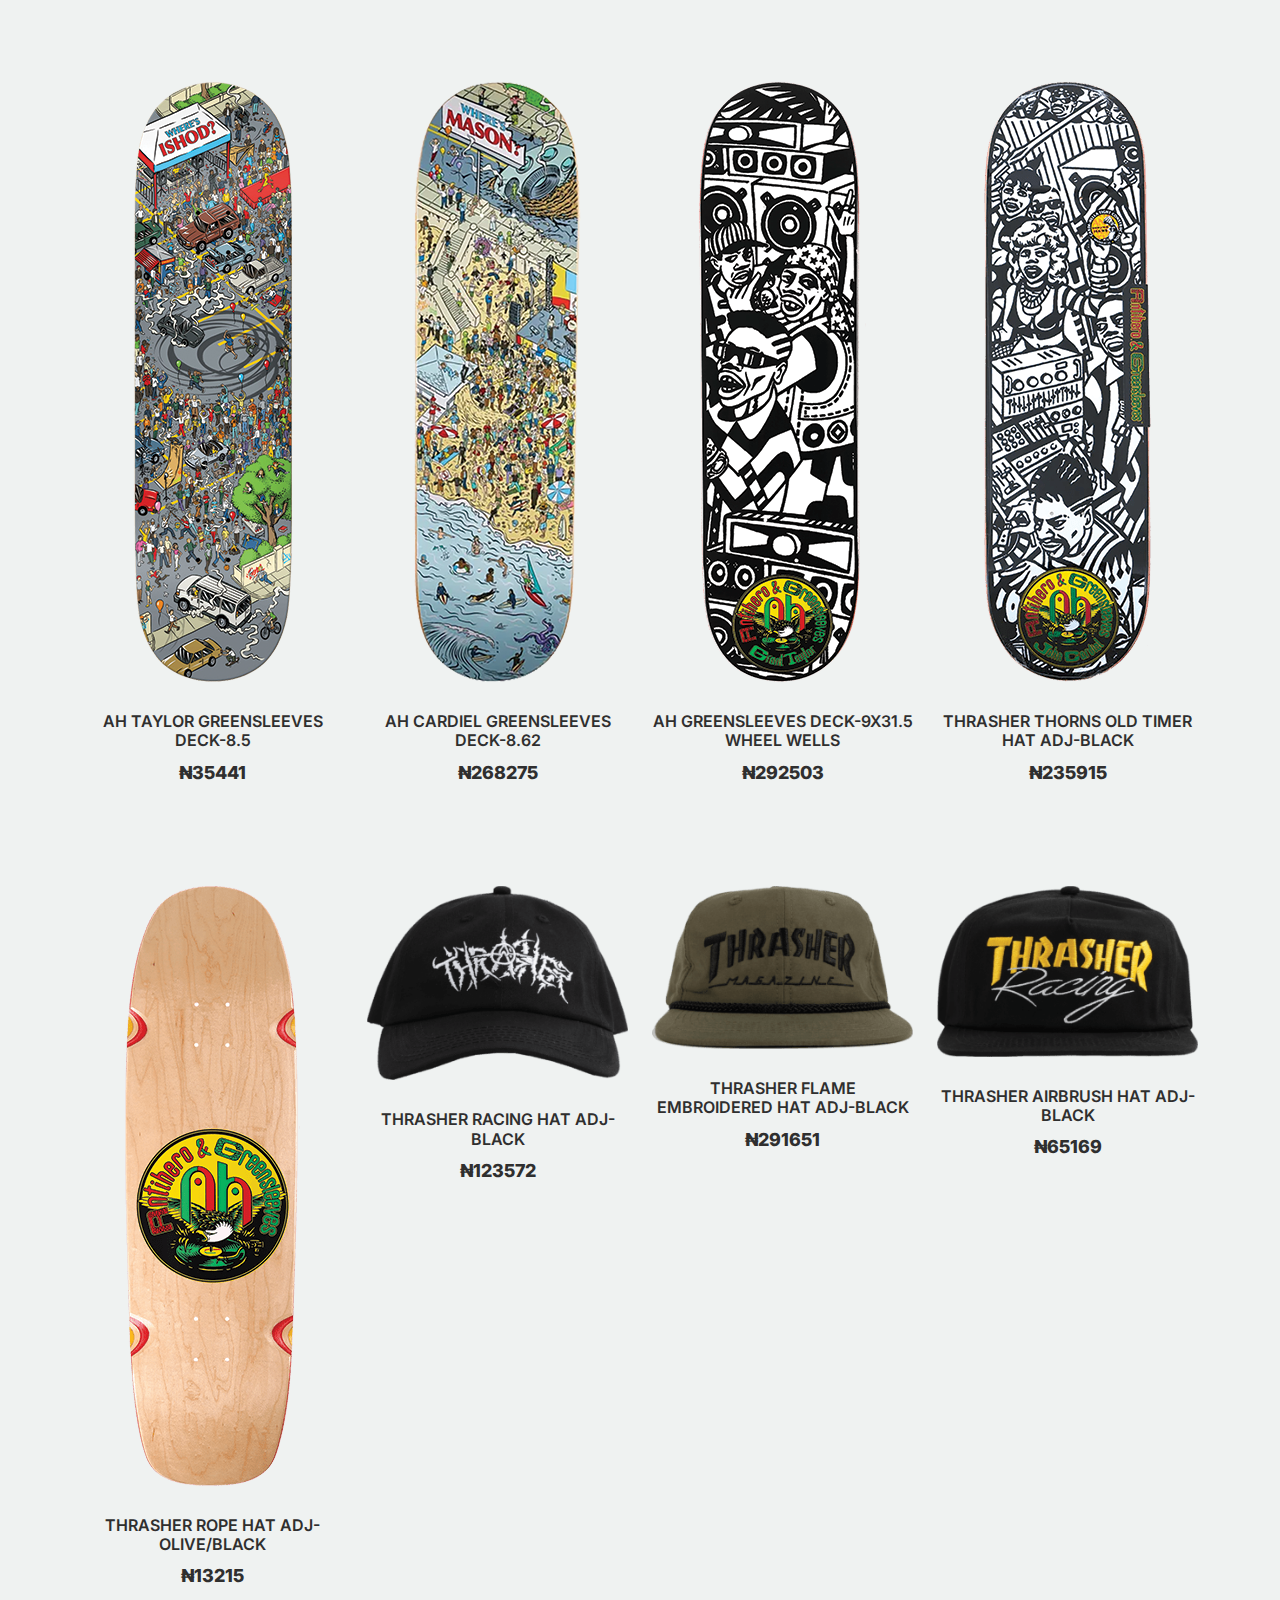
<file: shop.html>
<!-- /*
* Bootstrap 5
* Template Name: Rocky
* Template Author: Christian.co
* Template URI: https://Christian.co/
* License: https://creativecommons.org/licenses/by/3.0/
*/ -->
<!doctype html>
<html lang="en">
<head>
  <meta charset="utf-8">
  <meta name="viewport" content="width=device-width, initial-scale=1, shrink-to-fit=no">
  <meta name="author" content="Christian.co">
  <link rel="shortcut icon" href="favicon.png">

  <meta name="description" content="" />
  <meta name="keywords" content="bootstrap, bootstrap4" />

		<!-- Bootstrap CSS -->
		<link href="css/bootstrap.min.css" rel="stylesheet">
		<link href="https://cdnjs.cloudflare.com/ajax/libs/font-awesome/6.0.0-beta3/css/all.min.css" rel="stylesheet">
		<link href="css/tiny-slider.css" rel="stylesheet">
		<link href="css/style.css" rel="stylesheet">
		<title>Rocky</title>
	</head>

	<body>

		<!-- Start Header/Navigation -->
		<nav class="custom-navbar navbar navbar navbar-expand-md navbar-dark bg-dark" arial-label="Rocky navigation bar">

			<div class="container">
				<a class="navbar-brand" href="index.html">Rocky<span>.</span></a>

				<button class="navbar-toggler" type="button" data-bs-toggle="collapse" data-bs-target="#navbarsRocky" aria-controls="navbarsRocky" aria-expanded="false" aria-label="Toggle navigation">
					<span class="navbar-toggler-icon"></span>
				</button>

				<div class="collapse navbar-collapse" id="navbarsRocky">
					<ul class="custom-navbar-nav navbar-nav ms-auto mb-2 mb-md-0">
						<li class="nav-item ">
							<a class="nav-link" href="index.html">Home</a>
						</li>
						<li class="active"><a class="nav-link" href="shop.html">Shop</a></li>
						<li><a class="nav-link" href="about.html">About us</a></li>
						<li><a class="nav-link" href="services.html">Services</a></li>
						<li><a class="nav-link" href="blog.html">Blog</a></li>
						<li><a class="nav-link" href="contact.html">Contact us</a></li>
					</ul>

					<ul class="custom-navbar-cta navbar-nav mb-2 mb-md-0 ms-5">
						<li><a class="nav-link" href="#"><img src="images/user.svg"></a></li>
						<li><a class="nav-link" href="cart.html"><img src="images/cart.svg"></a></li>
					</ul>
				</div>
			</div>
				
		</nav>
		<!-- End Header/Navigation -->

		<!-- Start Hero Section -->
			<div class="hero">
				<div class="container">
					<div class="row justify-content-between">
						<div class="col-lg-5">
							<div class="intro-excerpt">
								<h1>Shop</h1>
							</div>
						</div>
						<div class="col-lg-7">
							
						</div>
					</div>
				</div>
			</div>
		<!-- End Hero Section -->

		

		<div class="Christian_co-section product-section before-footer-section">
		    <div class="container">
		      	<div id="productContainer" class="row">

		      	</div>
		    </div>
		</div>


		<!-- Start Footer Section -->
		<footer class="footer-section">
			<div class="container relative">
		
				<div class="sofa-img">
					<img src="websoap/5epor0riprblkbp.jpg" alt="Image" class="img-fluid">
				</div>
		
				<div class="row">
					<div class="col-lg-8">
						<div class="subscription-form">
							<h3 class="d-flex align-items-center"><span class="me-1"><img src="images/envelope-outline.svg"
										alt="Image" class="img-fluid"></span><span>Subscribe to Newsletter</span></h3>
		
							<form action="#" class="row g-3">
								<div class="col-auto">
									<input type="text" class="form-control" placeholder="Enter your name">
								</div>
								<div class="col-auto">
									<input type="email" class="form-control" placeholder="Enter your email">
								</div>
								<div class="col-auto">
									<button class="btn btn-primary">
										<span class="fa fa-paper-plane"></span>
									</button>
								</div>
							</form>
		
						</div>
					</div>
				</div>
		
				<div class="row g-5 mb-5">
					<div class="col-lg-4">
						<div class="mb-4 footer-logo-wrap"><a href="about.html" class="footer-logo">Rocky<span>.</span></a>
						</div>
						<p class="mb-4">Skateboarding is not just a sport; it's a vibrant and dynamic lifestyle that leaves a
							lasting imprint on those who embrace it. It's about embracing the concrete jungle, celebrating
							creativity, and finding freedom in every push, kickflip, and grind.</p>
		
						<ul class="list-unstyled custom-social">
							<li><a href="contact.html"><span class="fa fa-brands fa-facebook-f"></span></a></li>
							<li><a href="contact.html"><span class="fa fa-brands fa-twitter"></span></a></li>
							<li><a href="contact.html"><span class="fa fa-brands fa-instagram"></span></a></li>
							<li><a href="contact.html"><span class="fa fa-brands fa-linkedin"></span></a></li>
						</ul>
					</div>
		
					<div class="col-lg-8">
						<div class="row links-wrap">
							<div class="col-6 col-sm-6 col-md-3">
								<ul class="list-unstyled">
									<li><a href="about.html">About us</a></li>
									<li><a href="services.html">Services</a></li>
									<li><a href="blog.html">Blog</a></li>
									<li><a href="contact.html">Contact us</a></li>
								</ul>
							</div>
		
							<div class="col-6 col-sm-6 col-md-3">
								<ul class="list-unstyled">
									<li><a href="contact.html">Support</a></li>
									<li><a href="blog.html">Knowledge base</a></li>
									<li><a href="contact.html">Live chat</a></li>
								</ul>
							</div>
		
							<div class="col-6 col-sm-6 col-md-3">
								<ul class="list-unstyled">
									<li><a href="contact.html">Jobs</a></li>
									<li><a href="services.html">Our team</a></li>
									<li><a href="services.html">Leadership</a></li>
									<li><a href="services.html">Privacy Policy</a></li>
								</ul>
							</div>
						</div>
					</div>
		
				</div>
		
				<div class="border-top copyright">
					<div class="row pt-4">
						<div class="col-lg-6">
							<p class="mb-2 text-center text-lg-start">Copyright &copy;
								<script>document.write(new Date().getFullYear());</script>. All Rights Reserved. &mdash;
								Designed with love by <a href="#">Christian</a> Distributed By <a
									hreff="https://UwaChristian.com">UwaChristian</a>
							</p>
						</div>
		
						<div class="col-lg-6 text-center text-lg-end">
							<ul class="list-unstyled d-inline-flex ms-auto">
								<li class="me-4"><a href="#">Terms &amp; Conditions</a></li>
								<li><a href="#">Privacy Policy</a></li>
							</ul>
						</div>
		
					</div>
				</div>
		
			</div>
		</footer>
		<!-- End Footer Section -->


		<script src="js/bootstrap.bundle.min.js"></script>
		<script src="js/tiny-slider.js"></script>
		<script src="js/custom.js"></script>
		<script>
			function createProductItem(imageSrc, title, price) {
				const productItem = document.createElement("div");
				productItem.className = "col-12 col-md-4 col-lg-3 mb-5";

				productItem.innerHTML = `
		        <a class="product-item" href="#">
		            <img src="${imageSrc}" class="img-fluid product-thumbnail">
		            <h3 class="product-title">${title}</h3>
		            <strong class="product-price">${price}</strong>
		
		            <span class="icon-cross">
		                <img src="images/cross.svg" class="img-fluid">
		            </span>
		        </a>
		    `;

				return productItem;
			}

			function addProductsToContainer(containerId, products) {
				const container = document.getElementById(containerId);

				products.forEach(product => {
					const { imageSrc, title, price } = product;
					const productItem = createProductItem(imageSrc, title, price);
					container.appendChild(productItem);
				});
			}

			// Example product data
			const products = [{
					"imageSrc": "websoap/1vtwoteahupooww.jpg",
					"title": "TWOB BALANCE BOARD HERMOSA SURISE BLUE",
					"price": "₦223079"
				}, {
					"imageSrc": "websoap/1vtwohermosa0oo.jpg",
					"title": "BW TEZUKA PIANO TREE DECK-8.0",
					"price": "₦185775"
				}, {
					"imageSrc": "websoap/1vtwohermosa0bb.jpg",
					"title": "BW GREGSON MERCYFUL FATE GAUNTLET DECK-9X32",
					"price": "₦16868"
				}, {
					"imageSrc": "websoap/1dbwztezptr80wk.jpg",
					"title": "BW GREGSON MERCYFUL FATE DECK-8.5",
					"price": "₦30334"
				}, {
					"imageSrc": "websoap/1dbwzgremcf90yy.jpg",
					"title": "BW HALLAS GAUNTLET DECK-9\u00d732",
					"price": "₦146154"
				}, {
					"imageSrc": "websoap/1dbwzgremcf85yy.jpg",
					"title": "BW HALLAS DECK-8.75",
					"price": "₦299138"
				}, {
					"imageSrc": "websoap/1dbwz0hallss90k.jpg",
					"title": "BW FLYING WIZARD GAUNTLET DECK-9.0 ASST",
					"price": "₦51349"
				}, {
					"imageSrc": "websoap/1dbwz0hallss87k.jpg",
					"title": "BW FLYING WIZARD DECK-8.5 ASST",
					"price": "₦13470"
				}, {
					"imageSrc": "websoap/1dbwz0flywz90aa.jpg",
					"title": "BW FLYING WIZARD DECK-8.25 ASST",
					"price": "₦181667"
				}, {
					"imageSrc": "websoap/1dbwz0flywz85aa.jpg",
					"title": "BW EXCITER GAUNTLET DECK-9\u00d732",
					"price": "₦237663"
				}, {
					"imageSrc": "websoap/1dbwz0flywz82aa.jpg",
					"title": "BW EXCITER DECK-8.4",
					"price": "₦208956"
				}, {
					"imageSrc": "websoap/1dbwz0exctr90kr.jpg",
					"title": "PRIMITIVE RODRIGUEZ WILD CAT DECK-8.25 GOLD",
					"price": "₦101833"
				}, {
					"imageSrc": "websoap/1dbwz0exctr84kr.jpg",
					"title": "PRIMITIVE SUNSET DECK-8.25",
					"price": "₦43501"
				}, {
					"imageSrc": "websoap/1dptvrodwct82dd.jpg",
					"title": "PWL/P MCGILL SKULL/SNAKE 5 DK-9X32.4 YEL/RD flight",
					"price": "₦12620"
				}, {
					"imageSrc": "websoap/1dptv0sunset820.jpg",
					"title": "PRIMITIVE RODRIGUEZ COLD ONE DECK-8.62 BLACK",
					"price": "₦276991"
				}, {
					"imageSrc": "websoap/1dpormcgsn05yyr.jpg",
					"title": "PRIMITIVE LEMOS ULTIMATE WARRIOR DECK-8.25 BLACK",
					"price": "₦24709"
				}, {
					"imageSrc": "websoap/1dptvrodcol86kk.jpg",
					"title": "PWL/P DF NANO CUBIC 60/38MM 97A WHITE x4",
					"price": "₦202499"
				}, {
					"imageSrc": "websoap/1dptvlemult82kk.jpg",
					"title": "PWL/P DF NANO CUBIC 60/38MM 93A WHITE x4",
					"price": "₦120363"
				}, {
					"imageSrc": "websoap/1wpor0dfnc607wb.jpg",
					"title": "PWL/P DF NANO CUBIC 58/37.5MM 97A WHITE x4",
					"price": "₦119261"
				}, {
					"imageSrc": "websoap/1wpor0dfnc603wr.jpg",
					"title": "PWL/P DF NANO CUBIC 58/37.5MM 93A WHITE x4",
					"price": "₦164305"
				}, {
					"imageSrc": "websoap/1wpor0dfnc587wb.jpg",
					"title": "PWL/P DF NANO CUBIC 56/37MM 97A WHITE x4",
					"price": "₦153514"
				}, {
					"imageSrc": "websoap/1wpor0dfnc583wr.jpg",
					"title": "PWL/P DF NANO CUBIC 56/37MM 93A WHITE x4",
					"price": "₦280069"
				}, {
					"imageSrc": "websoap/1wpor0dfnc567wb.jpg",
					"title": "PWL/P DF NANO CUBIC 54/36.5MM 97A WHITE x4",
					"price": "₦279216"
				}, {
					"imageSrc": "websoap/1wpor0dfnc563wr.jpg",
					"title": "PWL/P DF NANO CUBIC 54/36.5MM 93A WHITE x4",
					"price": "₦125691"
				}, {
					"imageSrc": "websoap/1wpor0dfnc547wb.jpg",
					"title": "PWL/P DF NANO CUBIC 52/36MM 93A WHITE x4",
					"price": "₦109270"
				}, {
					"imageSrc": "websoap/1wpor0dfnc543wr.jpg",
					"title": "PWL/P RODRIGUEZ SKULL/SWORD 10 DK-10X30 RED STAIN",
					"price": "₦187215"
				}, {
					"imageSrc": "websoap/1wpor0dfnc523wr.jpg",
					"title": "PWL/P RODRIGUEZ SKULL/SWORD 4 DK-9.2X32 WHT flight",
					"price": "₦291776"
				}, {
					"imageSrc": "websoap/1dporrodssw10rc.jpg",
					"title": "PWL/P MCGILL SKULL/SNAKE 13 DK-10X30.12 GRAY STAIN",
					"price": "₦138660"
				}, {
					"imageSrc": "websoap/1dporrodsku92ww.jpg",
					"title": "PWL/P HOEFLER PHOENIX DK-8.0 flight",
					"price": "₦294520"
				}, {
					"imageSrc": "websoap/1dpormcgssn10ec.jpg",
					"title": "PWL/P FRAZIER YELLOW MAN 2 DK-9.5X32.12 GRN STAIN",
					"price": "₦267510"
				}, {
					"imageSrc": "websoap/1dporhoepho80kz.jpg",
					"title": "PWL/P SLIDEWINDER 4 DK-8.88 flight",
					"price": "₦72974"
				}, {
					"imageSrc": "websoap/1dporfraylm95gc.jpg",
					"title": "PWL/P CABALLERO STREET 21 DK-9.62X29.75 RED/BRN",
					"price": "₦103645"
				}, {
					"imageSrc": "websoap/1dpordurslid880.jpg",
					"title": "PWL/P CABALLERO HALF CAB DK-8.9X31.8 LIME flight",
					"price": "₦25112"
				}, {
					"imageSrc": "websoap/1dporcabstr96rn.jpg",
					"title": "PWL/P CABALLERO CHINESE DRAGON 21 DK-10X30 SAGE",
					"price": "₦123096"
				}, {
					"imageSrc": "websoap/1dporcabhlc89g6.jpg",
					"title": "PWL/P CABALLERO BAN THIS 13 DK-9.26X32 TEAL STAIN",
					"price": "₦295294"
				}, {
					"imageSrc": "websoap/1dporcabcdr10g3.jpg",
					"title": "PWL/P CABALLERO BAN THIS 5 DK-9.26X32 flight",
					"price": "₦114850"
				}, {
					"imageSrc": "websoap/1dporcabbtd92g7.jpg",
					"title": "PWL/P ANDERSON HERON SKULL DK-9.13X32.8 flight",
					"price": "₦190220"
				}, {
					"imageSrc": "websoap/1dporcabbant920.jpg",
					"title": "PWL/P ANDERSON HERON SKULL DK-8.45X31.8 flight",
					"price": "₦86436"
				}, {
					"imageSrc": "websoap/1dporandhskl910.jpg",
					"title": "PWL/P ANDERSON HERON EGG DK-8.7X32.3 flight",
					"price": "₦187089"
				}, {
					"imageSrc": "websoap/1dporandhsk84bo.jpg",
					"title": "PWL/P ANDERSON BABY HERON VAJRA DK-8.4X32.5 flight",
					"price": "₦142310"
				}, {
					"imageSrc": "websoap/1dporandheg87uo.jpg",
					"title": "PWL/P TORTOISE 3 DK-8.62X32.2 flight",
					"price": "₦48720"
				}, {
					"imageSrc": "websoap/1dporandbab84bu.jpg",
					"title": "PWL/P SAFARI DK-9.0 BLUE flight",
					"price": "₦104955"
				}, {
					"imageSrc": "websoap/1dpor0tortoi860.jpg",
					"title": "PWL/P SAFARI DK-8.75 YELLOW flight",
					"price": "₦247227"
				}, {
					"imageSrc": "websoap/1dpor0safar90kb.jpg",
					"title": "PWL/P SAFARI DK-8.0 PINK flight",
					"price": "₦134066"
				}, {
					"imageSrc": "websoap/1dpor0safar87ky.jpg",
					"title": "PWL/P RIPPER 5 DK-9.7X31.32 GRN/RED flight",
					"price": "₦265348"
				}, {
					"imageSrc": "websoap/1dpor0safar80kp.jpg",
					"title": "PWL/P METALLICA COLLAB DK-9.29X32 LIME flight",
					"price": "₦204464"
				}, {
					"imageSrc": "websoap/1dpor0riper97gr.jpg",
					"title": "PWL/P METALLICA COLLAB DK-8.0 HOT PINK flight",
					"price": "₦73905"
				}, {
					"imageSrc": "websoap/1dpor0metlc92g6.jpg",
					"title": "PWL/P COLOR BURST DK-9.0 ORANGE flight",
					"price": "₦265823"
				}, {
					"imageSrc": "websoap/1dpor0metlc80pq.jpg",
					"title": "PWL/P COLOR BURST DK-8.75 flight",
					"price": "₦186092"
				}, {
					"imageSrc": "websoap/1dpor0colbu90ko.jpg",
					"title": "PWL/P COLOR BURST DK-8.0 PINK flight",
					"price": "₦297706"
				}, {
					"imageSrc": "websoap/1dpor0colbu87ky.jpg",
					"title": "PWL/P RIPPER DRAWSTRING BAG BLK/GREY/RED",
					"price": "₦109660"
				}, {
					"imageSrc": "websoap/1dpor0colbu80pk.jpg",
					"title": "BONES BEARINGS SWISS DAD CAP HAT ADJ-GREY",
					"price": "₦13086"
				}, {
					"imageSrc": "websoap/5sporriprdskerw.jpg",
					"title": "BONES BEARINGS SWISS REVERSIBLE BUCKET HAT BLK/RED",
					"price": "₦126371"
				}, {
					"imageSrc": "websoap/5hbobswsdadtelr.jpg",
					"title": "BONES BEARINGS SCRIPT HAT ADJ-BLACK/GOLD",
					"price": "₦45926"
				}, {
					"imageSrc": "websoap/5hbobswsbucktkr.jpg",
					"title": "PWL/P RIPPER BLACKLIGHT VELCRO WALLET BLK/BLU/PINK",
					"price": "₦288421"
				}, {
					"imageSrc": "websoap/5hbobscriptnkkd.jpg",
					"title": "BONES WHEELS 10/PK ASSORTED BLACK AND GOLD LOGOS",
					"price": "₦291317"
				}, {
					"imageSrc": "websoap/5epor0riprblkbp.jpg",
					"title": "BUBBLE GUM GRADIENT BLUE LOGO SS XL-NAVY HEATHER",
					"price": "₦190762"
				}, {
					"imageSrc": "websoap/2dbon10blkgldkd.jpg",
					"title": "BUBBLE GUM GRADIENT BLUE LOGO SS L-NAVY HEATHER",
					"price": "₦226640"
				}, {
					"imageSrc": "websoap/ptbubgradbl4b4l.jpg",
					"title": "BUBBLE GUM GRADIENT BLUE LOGO SS M-NAVY HEATHER",
					"price": "₦180126"
				}, {
					"imageSrc": "websoap/ptbubgradbl3b4l.jpg",
					"title": "BUBBLE GUM GRADIENT BLUE LOGO SS S-NAVY HEATHER",
					"price": "₦216350"
				}, {
					"imageSrc": "websoap/ptbubgradbl2b4l.jpg",
					"title": "BUBBLE GUM BLOW ME LOGO SS XL-BLUE",
					"price": "₦130301"
				}, {
					"imageSrc": "websoap/ptbubgradbl1b4l.jpg",
					"title": "BUBBLE GUM BLOW ME LOGO SS L-BLUE",
					"price": "₦266353"
				}, {
					"imageSrc": "websoap/ptbubblowme40bb.jpg",
					"title": "BUBBLE GUM BLOW ME LOGO SS M-BLUE",
					"price": "₦157238"
				}, {
					"imageSrc": "websoap/ptbubblowme30bb.jpg",
					"title": "BUBBLE GUM BLOW ME LOGO SS S-BLUE",
					"price": "₦210294"
				}, {
					"imageSrc": "websoap/ptbubblowme20bb.jpg",
					"title": "AH TURNTABLE SLIP MAT \u2013 GREENSLEEVES",
					"price": "₦135157"
				}, {
					"imageSrc": "websoap/ptbubblowme10bb.jpg",
					"title": "AH GREENSLEEVES SS S-BLACK",
					"price": "₦73276"
				}, {
					"imageSrc": "websoap/5vantatslmgrslj.jpg",
					"title": "AH GREENSLEEVES MD DECAL RASTA",
					"price": "₦253602"
				}, {
					"imageSrc": "websoap/4tant0grnslv1kj.jpg",
					"title": "VENTURE SYLLA VCH HI 5.8 BLOODSHOT POLISHED x2",
					"price": "₦230657"
				}, {
					"imageSrc": "websoap/2dant0grnslv2jj.jpg",
					"title": "VENTURE SYLLA VCH HI 5.6 BLOODSHOT POLISHED x2",
					"price": "₦11661"
				}, {
					"imageSrc": "websoap/1tvensylbs258hh.jpg",
					"title": "VENTURE HI 6.1 TEAM-ED LOOSE TRUCK POLISHED x2",
					"price": "₦82679"
				}, {
					"imageSrc": "websoap/1tvensylbs256hh.jpg",
					"title": "VENTURE HI 5.8 TEAM-ED LOOSE TRUCK POLISHED x2",
					"price": "₦296083"
				}, {
					"imageSrc": "websoap/1tvenhz61alt0hh.jpg",
					"title": "VENTURE HI 5.6 TEAM-ED LOOSE TRUCK POLISHED x2",
					"price": "₦135551"
				}, {
					"imageSrc": "websoap/1tvenhz58alt0hh.jpg",
					"title": "THUNDER FOY HLT SCREAMING BANSHEE 149 POL/BLK x2",
					"price": "₦180920"
				}, {
					"imageSrc": "websoap/1tvenhz56alt0hh.jpg",
					"title": "THUNDER FOY HLT SCREAMING BANSHEE 148 POL/BLK x2",
					"price": "₦208315"
				}, {
					"imageSrc": "websoap/1tthufoyscb49hk.jpg",
					"title": "THUNDER FOY HLT SCREAMING BANSHEE 147 POL/BLK x2",
					"price": "₦233721"
				}, {
					"imageSrc": "websoap/1tthufoyscb48hk.jpg",
					"title": "SF WESTER F4 99A ANNIHILATION 60MM BLACK x4",
					"price": "₦15242"
				}, {
					"imageSrc": "websoap/1tthufoyscb47hk.jpg",
					"title": "SF WESTER F4 99A ANNIHILATION 58MM NAT x4",
					"price": "₦47145"
				}, {
					"imageSrc": "websoap/1wsfwwesanh60kw.jpg",
					"title": "SF F4 99A CONICAL FULL DECAY 56MM NAT x4",
					"price": "₦258678"
				}, {
					"imageSrc": "websoap/1wsfwwesanh58nk.jpg",
					"title": "SF F4 99A CONICAL FULL DECAY 54MM BLK x4",
					"price": "₦91101"
				}, {
					"imageSrc": "websoap/1wsfw0f499l56dc.jpg",
					"title": "SF F4 99A CONICAL FULL DECAY 52MM NAT x4",
					"price": "₦31534"
				}, {
					"imageSrc": "websoap/1wsfw0f499l54dc.jpg",
					"title": "THERE STRAUBERRY GET OFF MY CASE DECK-8.67X31 WW",
					"price": "₦145634"
				}, {
					"imageSrc": "websoap/1wsfw0f499l52dc.jpg",
					"title": "THERE STRAUBERRY GET OFF MY CASE DECK-8.25 TF",
					"price": "₦119624"
				}, {
					"imageSrc": "websoap/1dthestrgoc8600.jpg",
					"title": "REAL WAIR WHERE\u2019S DECK-8.25",
					"price": "₦109990"
				}, {
					"imageSrc": "websoap/1dthestrgoc8200.jpg",
					"title": "REAL SILVA WHERE\u2019S DECK-8.5",
					"price": "₦106762"
				}, {
					"imageSrc": "websoap/1dreawaiwhr8200.jpg",
					"title": "AH TAYLOR GREENSLEEVES DECK-8.5",
					"price": "₦35441"
				}, {
					"imageSrc": "websoap/1dreasilwhr8500.jpg",
					"title": "AH CARDIEL GREENSLEEVES DECK-8.62",
					"price": "₦268275"
				}, {
					"imageSrc": "websoap/1danttaygsl85wk.jpg",
					"title": "AH GREENSLEEVES DECK-9X31.5 WHEEL WELLS",
					"price": "₦292503"
				}, {
					"imageSrc": "websoap/1dantcargsl86wk.jpg",
					"title": "THRASHER THORNS OLD TIMER HAT ADJ-BLACK",
					"price": "₦235915"
				}, {
					"imageSrc": "websoap/1dant0grnsv90nj.jpg",
					"title": "THRASHER ROPE HAT ADJ-OLIVE/BLACK",
					"price": "₦13215"
				}, {
					"imageSrc": "websoap/5hthr0thornstkk.jpg",
					"title": "THRASHER RACING HAT ADJ-BLACK",
					"price": "₦123572"
				}, {
					"imageSrc": "websoap/5hthr0rope00ngk.jpg",
					"title": "THRASHER FLAME EMBROIDERED HAT ADJ-BLACK",
					"price": "₦291651"
				}, {
					"imageSrc": "websoap/5hthr0racingnkk.jpg",
					"title": "THRASHER AIRBRUSH HAT ADJ-BLACK",
					"price": "₦65169"
				}, {
					"imageSrc": "websoap/5hthr0flaembnkk.jpg",
					"title": "THRASHER GONZ PATTERN BEANIE-BROWN",
					"price": "₦18640"
				}, {
					"imageSrc": "websoap/5hthr0airbrunkk.jpg",
					"title": "THRASHER FLAME PATCH BEANIE-BLACK",
					"price": "₦20613"
				}, {
					"imageSrc": "websoap/5bthr0gonzpatnn.jpg",
					"title": "PWL/P DF NANO CUBIC 52/36MM 93A WHITE x4",
					"price": "₦55016"
				}, {
					"imageSrc": "websoap/5bthr0flampatkk.jpg",
					"title": "BONES BEARINGS SWISS REVERSIBLE BUCKET HAT BLK/RED",
					"price": "₦68574"
				},]
			// Add products to the container
			addProductsToContainer("productContainer", products);
		</script>
	</body>

</html>
</file>
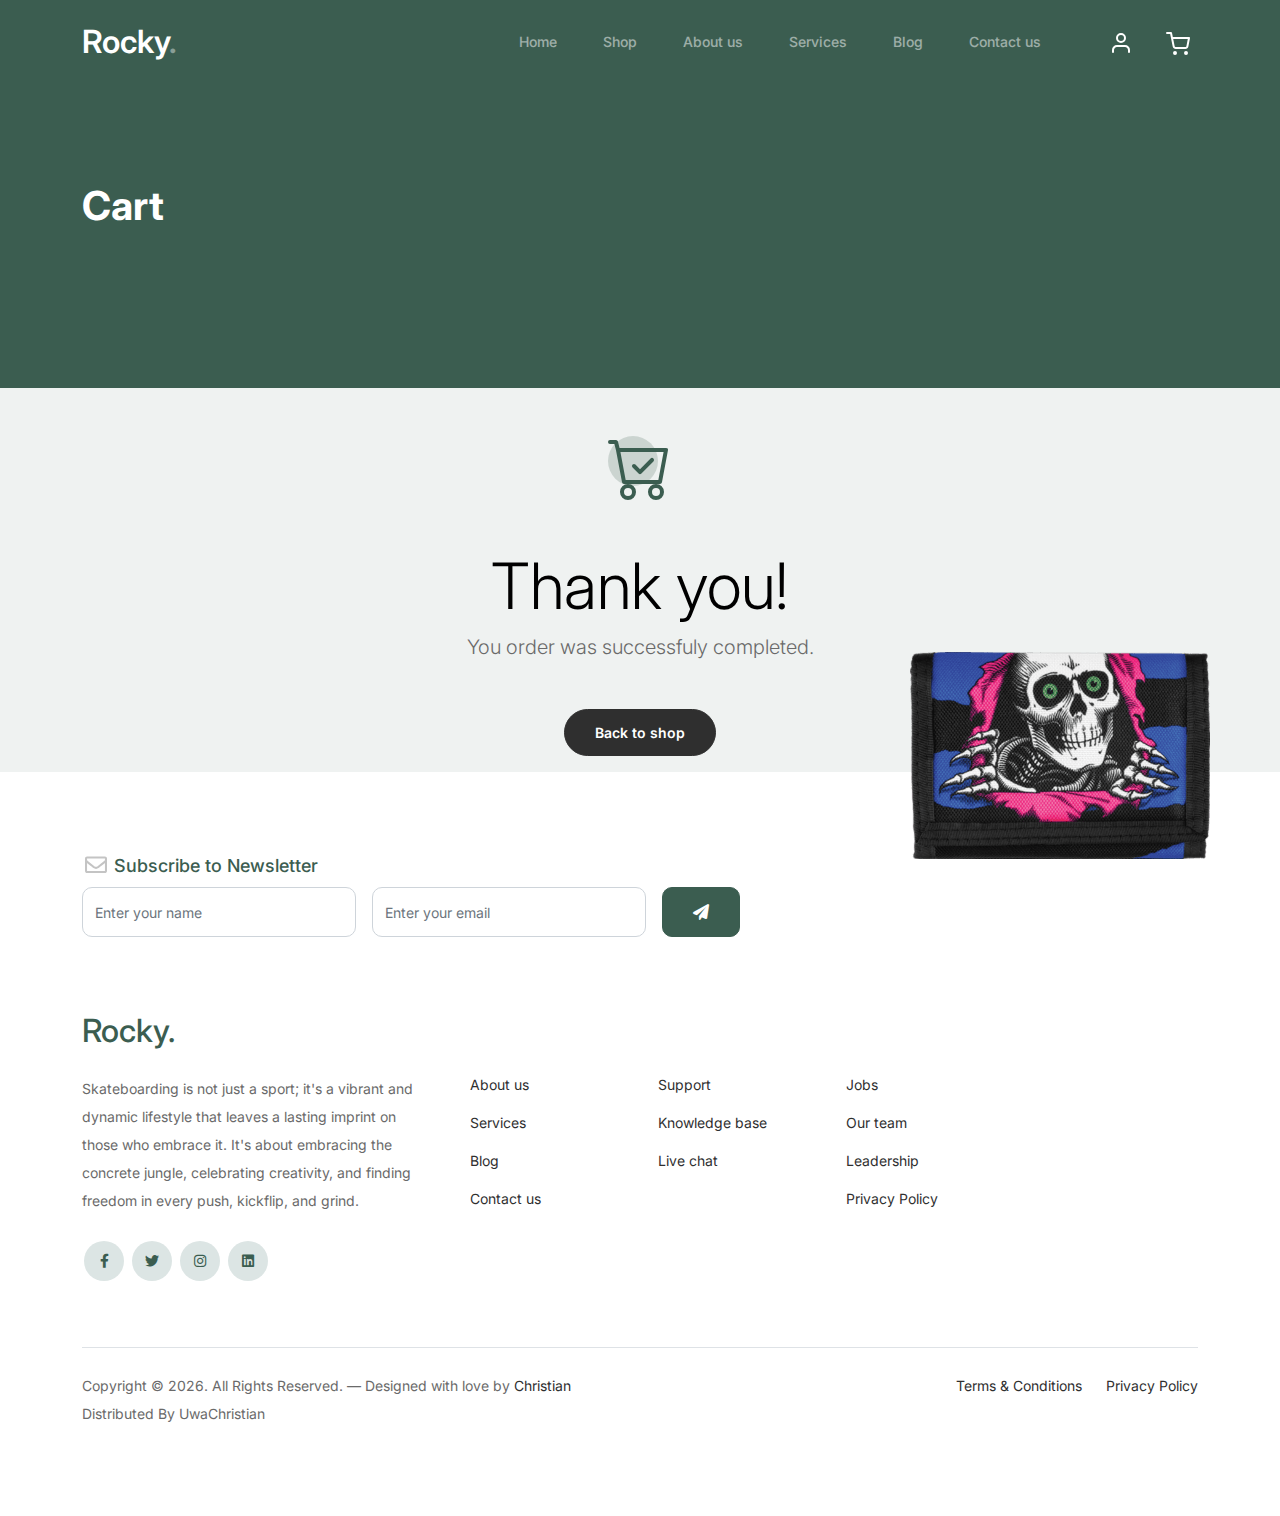
<file: thankyou.html>
<!-- /*
* Bootstrap 5
* Template Name: Rocky
* Template Author: Christian.co
* Template URI: https://Christian.co/
* License: https://creativecommons.org/licenses/by/3.0/
*/ -->
<!doctype html>
<html lang="en">
<head>
  <meta charset="utf-8">
  <meta name="viewport" content="width=device-width, initial-scale=1, shrink-to-fit=no">
  <meta name="author" content="Christian.co">
  <link rel="shortcut icon" href="favicon.png">

  <meta name="description" content="" />
  <meta name="keywords" content="bootstrap, bootstrap4" />

		<!-- Bootstrap CSS -->
		<link href="css/bootstrap.min.css" rel="stylesheet">
		<link href="https://cdnjs.cloudflare.com/ajax/libs/font-awesome/6.0.0-beta3/css/all.min.css" rel="stylesheet">
		<link href="css/tiny-slider.css" rel="stylesheet">
		<link href="css/style.css" rel="stylesheet">
		<title>Rocky</title>
	</head>

	<body>

		<!-- Start Header/Navigation -->
		<nav class="custom-navbar navbar navbar navbar-expand-md navbar-dark bg-dark" arial-label="Rocky navigation bar">

			<div class="container">
				<a class="navbar-brand" href="index.html">Rocky<span>.</span></a>

				<button class="navbar-toggler" type="button" data-bs-toggle="collapse" data-bs-target="#navbarsRocky" aria-controls="navbarsRocky" aria-expanded="false" aria-label="Toggle navigation">
					<span class="navbar-toggler-icon"></span>
				</button>

				<div class="collapse navbar-collapse" id="navbarsRocky">
					<ul class="custom-navbar-nav navbar-nav ms-auto mb-2 mb-md-0">
						<li class="nav-item ">
							<a class="nav-link" href="index.html">Home</a>
						</li>
						<li><a class="nav-link" href="shop.html">Shop</a></li>
						<li><a class="nav-link" href="about.html">About us</a></li>
						<li><a class="nav-link" href="services.html">Services</a></li>
						<li><a class="nav-link" href="blog.html">Blog</a></li>
						<li><a class="nav-link" href="contact.html">Contact us</a></li>
					</ul>

					<ul class="custom-navbar-cta navbar-nav mb-2 mb-md-0 ms-5">
						<li><a class="nav-link" href="#"><img src="images/user.svg"></a></li>
						<li><a class="nav-link" href="cart.html"><img src="images/cart.svg"></a></li>
					</ul>
				</div>
			</div>
				
		</nav>
		<!-- End Header/Navigation -->

		<!-- Start Hero Section -->
			<div class="hero">
				<div class="container">
					<div class="row justify-content-between">
						<div class="col-lg-5">
							<div class="intro-excerpt">
								<h1>Cart</h1>
							</div>
						</div>
						<div class="col-lg-7">
							
						</div>
					</div>
				</div>
			</div>
		<!-- End Hero Section -->

		

		<div class="Christian_co-section">
    <div class="container">
      <div class="row">
        <div class="col-md-12 text-center pt-5">
          <span class="display-3 thankyou-icon text-primary">
            <svg width="1em" height="1em" viewBox="0 0 16 16" class="bi bi-cart-check mb-5" fill="currentColor" xmlns="http://www.w3.org/2000/svg">
              <path fill-rule="evenodd" d="M11.354 5.646a.5.5 0 0 1 0 .708l-3 3a.5.5 0 0 1-.708 0l-1.5-1.5a.5.5 0 1 1 .708-.708L8 8.293l2.646-2.647a.5.5 0 0 1 .708 0z"/>
              <path fill-rule="evenodd" d="M0 1.5A.5.5 0 0 1 .5 1H2a.5.5 0 0 1 .485.379L2.89 3H14.5a.5.5 0 0 1 .491.592l-1.5 8A.5.5 0 0 1 13 12H4a.5.5 0 0 1-.491-.408L2.01 3.607 1.61 2H.5a.5.5 0 0 1-.5-.5zM3.102 4l1.313 7h8.17l1.313-7H3.102zM5 12a2 2 0 1 0 0 4 2 2 0 0 0 0-4zm7 0a2 2 0 1 0 0 4 2 2 0 0 0 0-4zm-7 1a1 1 0 1 0 0 2 1 1 0 0 0 0-2zm7 0a1 1 0 1 0 0 2 1 1 0 0 0 0-2z"/>
            </svg>
          </span>
          <h2 class="display-3 text-black">Thank you!</h2>
          <p class="lead mb-5">You order was successfuly completed.</p>
          <p><a href="shop.html" class="btn btn-sm btn-outline-black">Back to shop</a></p>
        </div>
      </div>
    </div>
  </div>

		<!-- Start Footer Section -->
		<footer class="footer-section">
			<div class="container relative">
		
				<div class="sofa-img">
					<img src="websoap/5epor0riprblkbp.jpg" alt="Image" class="img-fluid">
				</div>
		
				<div class="row">
					<div class="col-lg-8">
						<div class="subscription-form">
							<h3 class="d-flex align-items-center"><span class="me-1"><img src="images/envelope-outline.svg"
										alt="Image" class="img-fluid"></span><span>Subscribe to Newsletter</span></h3>
		
							<form action="#" class="row g-3">
								<div class="col-auto">
									<input type="text" class="form-control" placeholder="Enter your name">
								</div>
								<div class="col-auto">
									<input type="email" class="form-control" placeholder="Enter your email">
								</div>
								<div class="col-auto">
									<button class="btn btn-primary">
										<span class="fa fa-paper-plane"></span>
									</button>
								</div>
							</form>
		
						</div>
					</div>
				</div>
		
				<div class="row g-5 mb-5">
					<div class="col-lg-4">
						<div class="mb-4 footer-logo-wrap"><a href="about.html" class="footer-logo">Rocky<span>.</span></a>
						</div>
						<p class="mb-4">Skateboarding is not just a sport; it's a vibrant and dynamic lifestyle that leaves a
							lasting imprint on those who embrace it. It's about embracing the concrete jungle, celebrating
							creativity, and finding freedom in every push, kickflip, and grind.</p>
		
						<ul class="list-unstyled custom-social">
							<li><a href="contact.html"><span class="fa fa-brands fa-facebook-f"></span></a></li>
							<li><a href="contact.html"><span class="fa fa-brands fa-twitter"></span></a></li>
							<li><a href="contact.html"><span class="fa fa-brands fa-instagram"></span></a></li>
							<li><a href="contact.html"><span class="fa fa-brands fa-linkedin"></span></a></li>
						</ul>
					</div>
		
					<div class="col-lg-8">
						<div class="row links-wrap">
							<div class="col-6 col-sm-6 col-md-3">
								<ul class="list-unstyled">
									<li><a href="about.html">About us</a></li>
									<li><a href="services.html">Services</a></li>
									<li><a href="blog.html">Blog</a></li>
									<li><a href="contact.html">Contact us</a></li>
								</ul>
							</div>
		
							<div class="col-6 col-sm-6 col-md-3">
								<ul class="list-unstyled">
									<li><a href="contact.html">Support</a></li>
									<li><a href="blog.html">Knowledge base</a></li>
									<li><a href="contact.html">Live chat</a></li>
								</ul>
							</div>
		
							<div class="col-6 col-sm-6 col-md-3">
								<ul class="list-unstyled">
									<li><a href="contact.html">Jobs</a></li>
									<li><a href="services.html">Our team</a></li>
									<li><a href="services.html">Leadership</a></li>
									<li><a href="services.html">Privacy Policy</a></li>
								</ul>
							</div>
						</div>
					</div>
		
				</div>
		
				<div class="border-top copyright">
					<div class="row pt-4">
						<div class="col-lg-6">
							<p class="mb-2 text-center text-lg-start">Copyright &copy;
								<script>document.write(new Date().getFullYear());</script>. All Rights Reserved. &mdash;
								Designed with love by <a href="#">Christian</a> Distributed By <a
									hreff="https://www.linkedin.com/in/christianuwa">UwaChristian</a>
							</p>
						</div>
		
						<div class="col-lg-6 text-center text-lg-end">
							<ul class="list-unstyled d-inline-flex ms-auto">
								<li class="me-4"><a href="#">Terms &amp; Conditions</a></li>
								<li><a href="#">Privacy Policy</a></li>
							</ul>
						</div>
		
					</div>
				</div>
		
			</div>
		</footer>
		<!-- End Footer Section -->


		<script src="js/bootstrap.bundle.min.js"></script>
		<script src="js/tiny-slider.js"></script>
		<script src="js/custom.js"></script>
	</body>

</html>
</file>
<file: css/tiny-slider.css>
.tns-outer{padding:0 !important}.tns-outer [hidden]{display:none !important}.tns-outer [aria-controls],.tns-outer [data-action]{cursor:pointer}.tns-slider{-webkit-transition:all 0s;-moz-transition:all 0s;transition:all 0s}.tns-slider>.tns-item{-webkit-box-sizing:border-box;-moz-box-sizing:border-box;box-sizing:border-box}.tns-horizontal.tns-subpixel{white-space:nowrap}.tns-horizontal.tns-subpixel>.tns-item{display:inline-block;vertical-align:top;white-space:normal}.tns-horizontal.tns-no-subpixel:after{content:'';display:table;clear:both}.tns-horizontal.tns-no-subpixel>.tns-item{float:left}.tns-horizontal.tns-carousel.tns-no-subpixel>.tns-item{margin-right:-100%}.tns-no-calc{position:relative;left:0}.tns-gallery{position:relative;left:0;min-height:1px}.tns-gallery>.tns-item{position:absolute;left:-100%;-webkit-transition:transform 0s, opacity 0s;-moz-transition:transform 0s, opacity 0s;transition:transform 0s, opacity 0s}.tns-gallery>.tns-slide-active{position:relative;left:auto !important}.tns-gallery>.tns-moving{-webkit-transition:all 0.25s;-moz-transition:all 0.25s;transition:all 0.25s}.tns-autowidth{display:inline-block}.tns-lazy-img{-webkit-transition:opacity 0.6s;-moz-transition:opacity 0.6s;transition:opacity 0.6s;opacity:0.6}.tns-lazy-img.tns-complete{opacity:1}.tns-ah{-webkit-transition:height 0s;-moz-transition:height 0s;transition:height 0s}.tns-ovh{overflow:hidden}.tns-visually-hidden{position:absolute;left:-10000em}.tns-transparent{opacity:0;visibility:hidden}.tns-fadeIn{opacity:1;filter:alpha(opacity=100);z-index:0}.tns-normal,.tns-fadeOut{opacity:0;filter:alpha(opacity=0);z-index:-1}.tns-vpfix{white-space:nowrap}.tns-vpfix>div,.tns-vpfix>li{display:inline-block}.tns-t-subp2{margin:0 auto;width:310px;position:relative;height:10px;overflow:hidden}.tns-t-ct{width:2333.3333333%;width:-webkit-calc(100% * 70 / 3);width:-moz-calc(100% * 70 / 3);width:calc(100% * 70 / 3);position:absolute;right:0}.tns-t-ct:after{content:'';display:table;clear:both}.tns-t-ct>div{width:1.4285714%;width:-webkit-calc(100% / 70);width:-moz-calc(100% / 70);width:calc(100% / 70);height:10px;float:left}

/*# sourceMappingURL=sourcemaps/tiny-slider.css.map */
</file>
<file: css/style.css>
/*
* Template Name: UntreeStore
* Template Author: Untree.co
* Author URI: https://untree.co/
* License: https://creativecommons.org/licenses/by/3.0/
*/
@import url("https://fonts.googleapis.com/css2?family=Inter:wght@400;500;600;700;800&display=swap");
body {
  overflow-x: hidden;
  position: relative; }

body {
  font-family: "Inter", sans-serif;
  font-weight: 400;
  line-height: 28px;
  color: #6a6a6a;
  font-size: 14px;
  background-color: #eff2f1; }

a {
  text-decoration: none;
  -webkit-transition: .3s all ease;
  -o-transition: .3s all ease;
  transition: .3s all ease;
  color: #2f2f2f;
  text-decoration: underline; }
  a:hover {
    color: #2f2f2f;
    text-decoration: none; }
  a.more {
    font-weight: 600; }

.custom-navbar {
  background: #3b5d50 !important;
  padding-top: 20px;
  padding-bottom: 20px; }
  .custom-navbar .navbar-brand {
    font-size: 32px;
    font-weight: 600; }
    .custom-navbar .navbar-brand > span {
      opacity: .4; }
  .custom-navbar .navbar-toggler {
    border-color: transparent; }
    .custom-navbar .navbar-toggler:active, .custom-navbar .navbar-toggler:focus {
      -webkit-box-shadow: none;
      box-shadow: none;
      outline: none; }
  @media (min-width: 992px) {
    .custom-navbar .custom-navbar-nav li {
      margin-left: 15px;
      margin-right: 15px; } }
  .custom-navbar .custom-navbar-nav li a {
    font-weight: 500;
    color: #ffffff !important;
    opacity: .5;
    -webkit-transition: .3s all ease;
    -o-transition: .3s all ease;
    transition: .3s all ease;
    position: relative; }
    @media (min-width: 768px) {
      .custom-navbar .custom-navbar-nav li a:before {
        content: "";
        position: absolute;
        bottom: 0;
        left: 8px;
        right: 8px;
        background: #f9bf29;
        height: 5px;
        opacity: 1;
        visibility: visible;
        width: 0;
        -webkit-transition: .15s all ease-out;
        -o-transition: .15s all ease-out;
        transition: .15s all ease-out; } }
    .custom-navbar .custom-navbar-nav li a:hover {
      opacity: 1; }
      .custom-navbar .custom-navbar-nav li a:hover:before {
        width: calc(100% - 16px); }
  .custom-navbar .custom-navbar-nav li.active a {
    opacity: 1; }
    .custom-navbar .custom-navbar-nav li.active a:before {
      width: calc(100% - 16px); }
  .custom-navbar .custom-navbar-cta {
    margin-left: 0 !important;
    -webkit-box-orient: horizontal;
    -webkit-box-direction: normal;
    -ms-flex-direction: row;
    flex-direction: row; }
    @media (min-width: 768px) {
      .custom-navbar .custom-navbar-cta {
        margin-left: 40px !important; } }
    .custom-navbar .custom-navbar-cta li {
      margin-left: 0px;
      margin-right: 0px; }
      .custom-navbar .custom-navbar-cta li:first-child {
        margin-right: 20px; }

.hero {
  background: #3b5d50;
  padding: calc(4rem - 30px) 0 0rem 0; }
  @media (min-width: 768px) {
    .hero {
      padding: calc(4rem - 30px) 0 4rem 0; } }
  @media (min-width: 992px) {
    .hero {
      padding: calc(8rem - 30px) 0 8rem 0; } }
  .hero .intro-excerpt {
    position: relative;
    z-index: 4; }
    @media (min-width: 992px) {
      .hero .intro-excerpt {
        max-width: 450px; } }
  .hero h1 {
    font-weight: 700;
    color: #ffffff;
    margin-bottom: 30px; }
    @media (min-width: 1400px) {
      .hero h1 {
        font-size: 54px; } }
  .hero p {
    color: rgba(255, 255, 255, 0.5);
    margin-botom: 30px; }
  .hero .hero-img-wrap {
    position: relative; }
    .hero .hero-img-wrap img {
      position: relative;
      top: 0px;
      right: 0px;
      z-index: 2;
      max-width: 780px;
      left: -20px; }
      @media (min-width: 768px) {
        .hero .hero-img-wrap img {
          right: 0px;
          left: -100px; } }
      @media (min-width: 992px) {
        .hero .hero-img-wrap img {
          left: 0px;
          top: -80px;
          position: absolute;
          right: -50px; } }
      @media (min-width: 1200px) {
        .hero .hero-img-wrap img {
          left: 0px;
          top: -80px;
          right: -100px; } }
    .hero .hero-img-wrap:after {
      content: "";
      position: absolute;
      width: 255px;
      height: 217px;
      background-image: url("../images/dots-light.svg");
      background-size: contain;
      background-repeat: no-repeat;
      right: -100px;
      top: -0px; }
      @media (min-width: 1200px) {
        .hero .hero-img-wrap:after {
          top: -40px; } }

.btn {
  font-weight: 600;
  padding: 12px 30px;
  border-radius: 30px;
  color: #ffffff;
  background: #2f2f2f;
  border-color: #2f2f2f; }
  .btn:hover {
    color: #ffffff;
    background: #222222;
    border-color: #222222; }
  .btn:active, .btn:focus {
    outline: none !important;
    -webkit-box-shadow: none;
    box-shadow: none; }
  .btn.btn-primary {
    background: #3b5d50;
    border-color: #3b5d50; }
    .btn.btn-primary:hover {
      background: #314d43;
      border-color: #314d43; }
  .btn.btn-secondary {
    color: #2f2f2f;
    background: #f9bf29;
    border-color: #f9bf29; }
    .btn.btn-secondary:hover {
      background: #f8b810;
      border-color: #f8b810; }
  .btn.btn-white-outline {
    background: transparent;
    border-width: 2px;
    border-color: rgba(255, 255, 255, 0.3); }
    .btn.btn-white-outline:hover {
      border-color: white;
      color: #ffffff; }

.section-title {
  color: #2f2f2f; }

.product-section {
  padding: 7rem 0; }
  .product-section .product-item {
    text-align: center;
    text-decoration: none;
    display: block;
    position: relative;
    padding-bottom: 50px;
    cursor: pointer; }
    .product-section .product-item .product-thumbnail {
      margin-bottom: 30px;
      position: relative;
      top: 0;
      -webkit-transition: .3s all ease;
      -o-transition: .3s all ease;
      transition: .3s all ease; }
    .product-section .product-item h3 {
      font-weight: 600;
      font-size: 16px; }
    .product-section .product-item strong {
      font-weight: 800 !important;
      font-size: 18px !important; }
    .product-section .product-item h3, .product-section .product-item strong {
      color: #2f2f2f;
      text-decoration: none; }
    .product-section .product-item .icon-cross {
      position: absolute;
      width: 35px;
      height: 35px;
      display: inline-block;
      background: #2f2f2f;
      bottom: 15px;
      left: 50%;
      -webkit-transform: translateX(-50%);
      -ms-transform: translateX(-50%);
      transform: translateX(-50%);
      margin-bottom: -17.5px;
      border-radius: 50%;
      opacity: 0;
      visibility: hidden;
      -webkit-transition: .3s all ease;
      -o-transition: .3s all ease;
      transition: .3s all ease; }
      .product-section .product-item .icon-cross img {
        position: absolute;
        left: 50%;
        top: 50%;
        -webkit-transform: translate(-50%, -50%);
        -ms-transform: translate(-50%, -50%);
        transform: translate(-50%, -50%); }
    .product-section .product-item:before {
      bottom: 0;
      left: 0;
      right: 0;
      position: absolute;
      content: "";
      background: #dce5e4;
      height: 0%;
      z-index: -1;
      border-radius: 10px;
      -webkit-transition: .3s all ease;
      -o-transition: .3s all ease;
      transition: .3s all ease; }
    .product-section .product-item:hover .product-thumbnail {
      top: -25px; }
    .product-section .product-item:hover .icon-cross {
      bottom: 0;
      opacity: 1;
      visibility: visible; }
    .product-section .product-item:hover:before {
      height: 70%; }

.why-choose-section {
  padding: 7rem 0; }
  .why-choose-section .img-wrap {
    position: relative; }
    .why-choose-section .img-wrap:before {
      position: absolute;
      content: "";
      width: 255px;
      height: 217px;
      background-image: url("../images/dots-yellow.svg");
      background-repeat: no-repeat;
      background-size: contain;
      -webkit-transform: translate(-40%, -40%);
      -ms-transform: translate(-40%, -40%);
      transform: translate(-40%, -40%);
      z-index: -1; }
    .why-choose-section .img-wrap img {
      border-radius: 20px; }

.feature {
  margin-bottom: 30px; }
  .feature .icon {
    display: inline-block;
    position: relative;
    margin-bottom: 20px; }
    .feature .icon:before {
      content: "";
      width: 33px;
      height: 33px;
      position: absolute;
      background: rgba(59, 93, 80, 0.2);
      border-radius: 50%;
      right: -8px;
      bottom: 0; }
  .feature h3 {
    font-size: 14px;
    color: #2f2f2f; }
  .feature p {
    font-size: 14px;
    line-height: 22px;
    color: #6a6a6a; }

.we-help-section {
  padding: 7rem 0; }
  .we-help-section .imgs-grid {
    display: -ms-grid;
    display: grid;
    -ms-grid-columns: (1fr)[27];
    grid-template-columns: repeat(27, 1fr);
    position: relative; }
    .we-help-section .imgs-grid:before {
      position: absolute;
      content: "";
      width: 255px;
      height: 217px;
      background-image: url("../images/dots-green.svg");
      background-size: contain;
      background-repeat: no-repeat;
      -webkit-transform: translate(-40%, -40%);
      -ms-transform: translate(-40%, -40%);
      transform: translate(-40%, -40%);
      z-index: -1; }
    .we-help-section .imgs-grid .grid {
      position: relative; }
      .we-help-section .imgs-grid .grid img {
        border-radius: 20px;
        max-width: 100%; }
      .we-help-section .imgs-grid .grid.grid-1 {
        -ms-grid-column: 1;
        -ms-grid-column-span: 18;
        grid-column: 1 / span 18;
        -ms-grid-row: 1;
        -ms-grid-row-span: 27;
        grid-row: 1 / span 27; }
      .we-help-section .imgs-grid .grid.grid-2 {
        -ms-grid-column: 19;
        -ms-grid-column-span: 27;
        grid-column: 19 / span 27;
        -ms-grid-row: 1;
        -ms-grid-row-span: 5;
        grid-row: 1 / span 5;
        padding-left: 20px; }
      .we-help-section .imgs-grid .grid.grid-3 {
        -ms-grid-column: 14;
        -ms-grid-column-span: 16;
        grid-column: 14 / span 16;
        -ms-grid-row: 6;
        -ms-grid-row-span: 27;
        grid-row: 6 / span 27;
        padding-top: 20px; }

.custom-list {
  width: 100%; }
  .custom-list li {
    display: inline-block;
    width: calc(50% - 20px);
    margin-bottom: 12px;
    line-height: 1.5;
    position: relative;
    padding-left: 20px; }
    .custom-list li:before {
      content: "";
      width: 8px;
      height: 8px;
      border-radius: 50%;
      border: 2px solid #3b5d50;
      position: absolute;
      left: 0;
      top: 8px; }

.popular-product {
  padding: 0 0 7rem 0; }
  .popular-product .product-item-sm h3 {
    font-size: 14px;
    font-weight: 700;
    color: #2f2f2f; }
  .popular-product .product-item-sm a {
    text-decoration: none;
    color: #2f2f2f;
    -webkit-transition: .3s all ease;
    -o-transition: .3s all ease;
    transition: .3s all ease; }
    .popular-product .product-item-sm a:hover {
      color: rgba(47, 47, 47, 0.5); }
  .popular-product .product-item-sm p {
    line-height: 1.4;
    margin-bottom: 10px;
    font-size: 14px; }
  .popular-product .product-item-sm .thumbnail {
    margin-right: 10px;
    -webkit-box-flex: 0;
    -ms-flex: 0 0 120px;
    flex: 0 0 120px;
    position: relative; }
    .popular-product .product-item-sm .thumbnail:before {
      content: "";
      position: absolute;
      border-radius: 20px;
      background: #dce5e4;
      width: 98px;
      height: 98px;
      top: 50%;
      left: 50%;
      -webkit-transform: translate(-50%, -50%);
      -ms-transform: translate(-50%, -50%);
      transform: translate(-50%, -50%);
      z-index: -1; }

.testimonial-section {
  padding: 3rem 0 7rem 0; }

.testimonial-slider-wrap {
  position: relative; }
  .testimonial-slider-wrap .tns-inner {
    padding-top: 30px; }
  .testimonial-slider-wrap .item .testimonial-block blockquote {
    font-size: 16px; }
    @media (min-width: 768px) {
      .testimonial-slider-wrap .item .testimonial-block blockquote {
        line-height: 32px;
        font-size: 18px; } }
  .testimonial-slider-wrap .item .testimonial-block .author-info .author-pic {
    margin-bottom: 20px; }
    .testimonial-slider-wrap .item .testimonial-block .author-info .author-pic img {
      max-width: 80px;
      border-radius: 50%; }
  .testimonial-slider-wrap .item .testimonial-block .author-info h3 {
    font-size: 14px;
    font-weight: 700;
    color: #2f2f2f;
    margin-bottom: 0; }
  .testimonial-slider-wrap #testimonial-nav {
    position: absolute;
    top: 50%;
    z-index: 99;
    width: 100%;
    display: none; }
    @media (min-width: 768px) {
      .testimonial-slider-wrap #testimonial-nav {
        display: block; } }
    .testimonial-slider-wrap #testimonial-nav > span {
      cursor: pointer;
      position: absolute;
      width: 58px;
      height: 58px;
      line-height: 58px;
      border-radius: 50%;
      background: rgba(59, 93, 80, 0.1);
      color: #2f2f2f;
      -webkit-transition: .3s all ease;
      -o-transition: .3s all ease;
      transition: .3s all ease; }
      .testimonial-slider-wrap #testimonial-nav > span:hover {
        background: #3b5d50;
        color: #ffffff; }
    .testimonial-slider-wrap #testimonial-nav .prev {
      left: -10px; }
    .testimonial-slider-wrap #testimonial-nav .next {
      right: 0; }
  .testimonial-slider-wrap .tns-nav {
    position: absolute;
    bottom: -50px;
    left: 50%;
    -webkit-transform: translateX(-50%);
    -ms-transform: translateX(-50%);
    transform: translateX(-50%); }
    .testimonial-slider-wrap .tns-nav button {
      background: none;
      border: none;
      display: inline-block;
      position: relative;
      width: 0 !important;
      height: 7px !important;
      margin: 2px; }
      .testimonial-slider-wrap .tns-nav button:active, .testimonial-slider-wrap .tns-nav button:focus, .testimonial-slider-wrap .tns-nav button:hover {
        outline: none;
        -webkit-box-shadow: none;
        box-shadow: none;
        background: none; }
      .testimonial-slider-wrap .tns-nav button:before {
        display: block;
        width: 7px;
        height: 7px;
        left: 0;
        top: 0;
        position: absolute;
        content: "";
        border-radius: 50%;
        -webkit-transition: .3s all ease;
        -o-transition: .3s all ease;
        transition: .3s all ease;
        background-color: #d6d6d6; }
      .testimonial-slider-wrap .tns-nav button:hover:before, .testimonial-slider-wrap .tns-nav button.tns-nav-active:before {
        background-color: #3b5d50; }

.before-footer-section {
  padding: 7rem 0 12rem 0 !important; }

.blog-section {
  padding: 7rem 0 12rem 0; }
  .blog-section .post-entry a {
    text-decoration: none; }
  .blog-section .post-entry .post-thumbnail {
    display: block;
    margin-bottom: 20px; }
    .blog-section .post-entry .post-thumbnail img {
      border-radius: 20px;
      -webkit-transition: .3s all ease;
      -o-transition: .3s all ease;
      transition: .3s all ease; }
  .blog-section .post-entry .post-content-entry {
    padding-left: 15px;
    padding-right: 15px; }
    .blog-section .post-entry .post-content-entry h3 {
      font-size: 16px;
      margin-bottom: 0;
      font-weight: 600;
      margin-bottom: 7px; }
    .blog-section .post-entry .post-content-entry .meta {
      font-size: 14px; }
      .blog-section .post-entry .post-content-entry .meta a {
        font-weight: 600; }
  .blog-section .post-entry:hover .post-thumbnail img, .blog-section .post-entry:focus .post-thumbnail img {
    opacity: .7; }

.footer-section {
  padding: 80px 0;
  background: #ffffff; }
  .footer-section .relative {
    position: relative; }
  .footer-section a {
    text-decoration: none;
    color: #2f2f2f;
    -webkit-transition: .3s all ease;
    -o-transition: .3s all ease;
    transition: .3s all ease; }
    .footer-section a:hover {
      color: rgba(47, 47, 47, 0.5); }
  .footer-section .subscription-form {
    margin-bottom: 40px;
    position: relative;
    z-index: 2;
    margin-top: 100px; }
    @media (min-width: 992px) {
      .footer-section .subscription-form {
        margin-top: 0px;
        margin-bottom: 80px; } }
    .footer-section .subscription-form h3 {
      font-size: 18px;
      font-weight: 500;
      color: #3b5d50; }
    .footer-section .subscription-form .form-control {
      height: 50px;
      border-radius: 10px;
      font-family: "Inter", sans-serif; }
      .footer-section .subscription-form .form-control:active, .footer-section .subscription-form .form-control:focus {
        outline: none;
        -webkit-box-shadow: none;
        box-shadow: none;
        border-color: #3b5d50;
        -webkit-box-shadow: 0 1px 4px 0 rgba(0, 0, 0, 0.2);
        box-shadow: 0 1px 4px 0 rgba(0, 0, 0, 0.2); }
      .footer-section .subscription-form .form-control::-webkit-input-placeholder {
        font-size: 14px; }
      .footer-section .subscription-form .form-control::-moz-placeholder {
        font-size: 14px; }
      .footer-section .subscription-form .form-control:-ms-input-placeholder {
        font-size: 14px; }
      .footer-section .subscription-form .form-control:-moz-placeholder {
        font-size: 14px; }
    .footer-section .subscription-form .btn {
      border-radius: 10px !important; }
  .footer-section .sofa-img {
    position: absolute;
    top: -200px;
    z-index: 1;
    right: 0; }
    .footer-section .sofa-img img {
      max-width: 380px; }
  .footer-section .links-wrap {
    margin-top: 0px; }
    @media (min-width: 992px) {
      .footer-section .links-wrap {
        margin-top: 54px; } }
    .footer-section .links-wrap ul li {
      margin-bottom: 10px; }
  .footer-section .footer-logo-wrap .footer-logo {
    font-size: 32px;
    font-weight: 500;
    text-decoration: none;
    color: #3b5d50; }
  .footer-section .custom-social li {
    margin: 2px;
    display: inline-block; }
    .footer-section .custom-social li a {
      width: 40px;
      height: 40px;
      text-align: center;
      line-height: 40px;
      display: inline-block;
      background: #dce5e4;
      color: #3b5d50;
      border-radius: 50%; }
      .footer-section .custom-social li a:hover {
        background: #3b5d50;
        color: #ffffff; }
  .footer-section .border-top {
    border-color: #dce5e4; }
    .footer-section .border-top.copyright {
      font-size: 14px !important; }

.untree_co-section {
  padding: 7rem 0; }

.form-control {
  height: 50px;
  border-radius: 10px;
  font-family: "Inter", sans-serif; }
  .form-control:active, .form-control:focus {
    outline: none;
    -webkit-box-shadow: none;
    box-shadow: none;
    border-color: #3b5d50;
    -webkit-box-shadow: 0 1px 4px 0 rgba(0, 0, 0, 0.2);
    box-shadow: 0 1px 4px 0 rgba(0, 0, 0, 0.2); }
  .form-control::-webkit-input-placeholder {
    font-size: 14px; }
  .form-control::-moz-placeholder {
    font-size: 14px; }
  .form-control:-ms-input-placeholder {
    font-size: 14px; }
  .form-control:-moz-placeholder {
    font-size: 14px; }

.service {
  line-height: 1.5; }
  .service .service-icon {
    border-radius: 10px;
    -webkit-box-flex: 0;
    -ms-flex: 0 0 50px;
    flex: 0 0 50px;
    height: 50px;
    line-height: 50px;
    text-align: center;
    background: #3b5d50;
    margin-right: 20px;
    color: #ffffff; }

textarea {
  height: auto !important; }

.site-blocks-table {
  overflow: auto; }
  .site-blocks-table .product-thumbnail {
    width: 200px; }
  .site-blocks-table .btn {
    padding: 2px 10px; }
  .site-blocks-table thead th {
    padding: 30px;
    text-align: center;
    border-width: 0px !important;
    vertical-align: middle;
    color: rgba(0, 0, 0, 0.8);
    font-size: 18px; }
  .site-blocks-table td {
    padding: 20px;
    text-align: center;
    vertical-align: middle;
    color: rgba(0, 0, 0, 0.8); }
  .site-blocks-table tbody tr:first-child td {
    border-top: 1px solid #3b5d50 !important; }
  .site-blocks-table .btn {
    background: none !important;
    color: #000000;
    border: none;
    height: auto !important; }

.site-block-order-table th {
  border-top: none !important;
  border-bottom-width: 1px !important; }

.site-block-order-table td, .site-block-order-table th {
  color: #000000; }

.couponcode-wrap input {
  border-radius: 10px !important; }

.text-primary {
  color: #3b5d50 !important; }

.thankyou-icon {
  position: relative;
  color: #3b5d50; }
  .thankyou-icon:before {
    position: absolute;
    content: "";
    width: 50px;
    height: 50px;
    border-radius: 50%;
    background: rgba(59, 93, 80, 0.2); }
</file>
